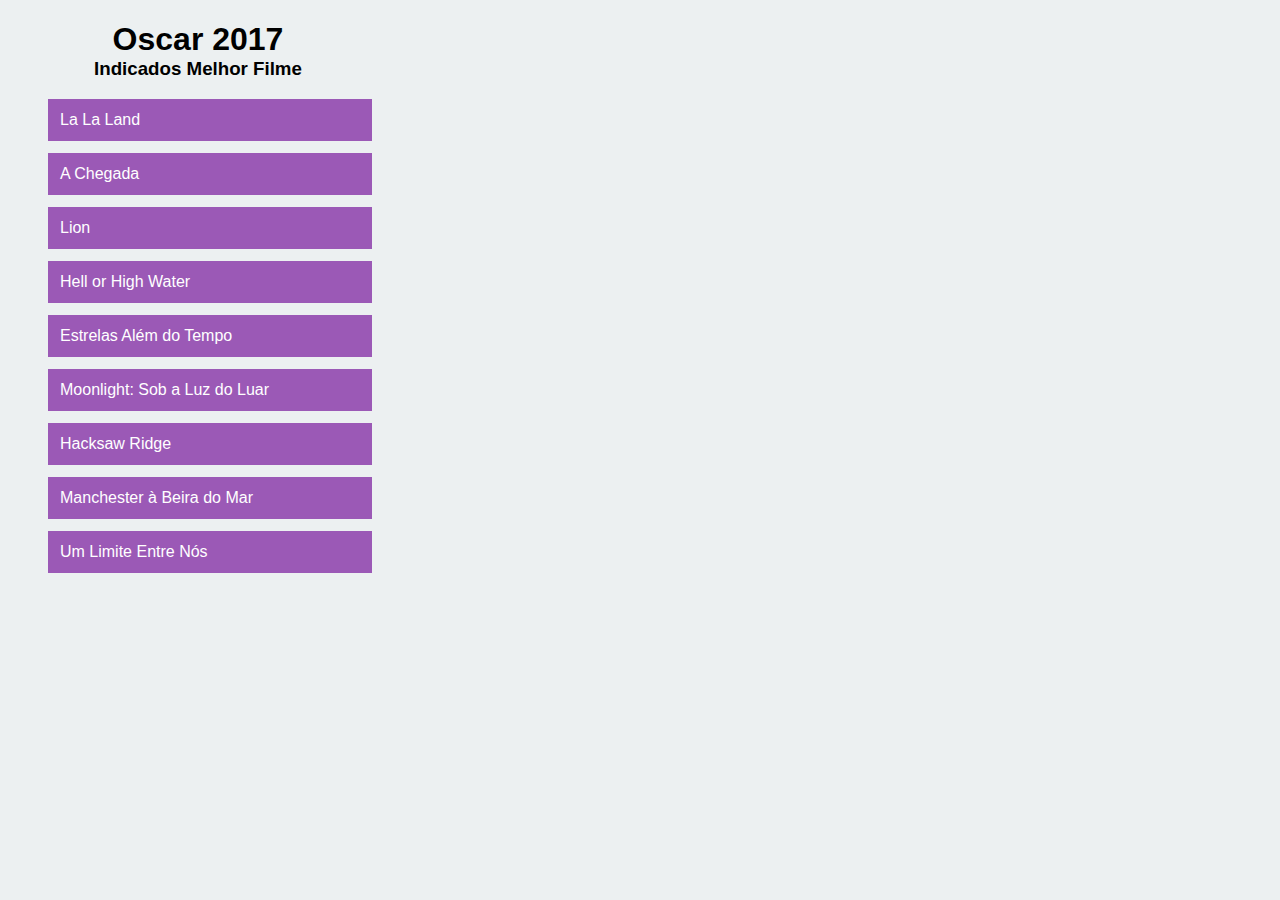
<file: PROJETO01/index.html>
<!DOCTYPE html>

<html lang="pt-br">
    <head>
        <meta charset="UTF-8">
        <link rel="stylesheet" href="css/estilo.css">
         <title>PROJETO 01</title> 
    </head>

    <body>
    <ul>
        <h1>Oscar 2017</h1>
        <h3>Indicados Melhor Filme</h3>

        <li>La La Land</li>
        <li>A Chegada</li>
        <li>Lion</li>
        <li>Hell or High Water</li>
        <li>Estrelas Além do Tempo</li>
        <li>Moonlight: Sob a Luz do Luar</li>
        <li>Hacksaw Ridge</li>
        <li>Manchester à Beira do Mar</li>
        <li>Um Limite Entre Nós</li>
    </ul>
    </body>

</html>
</file>
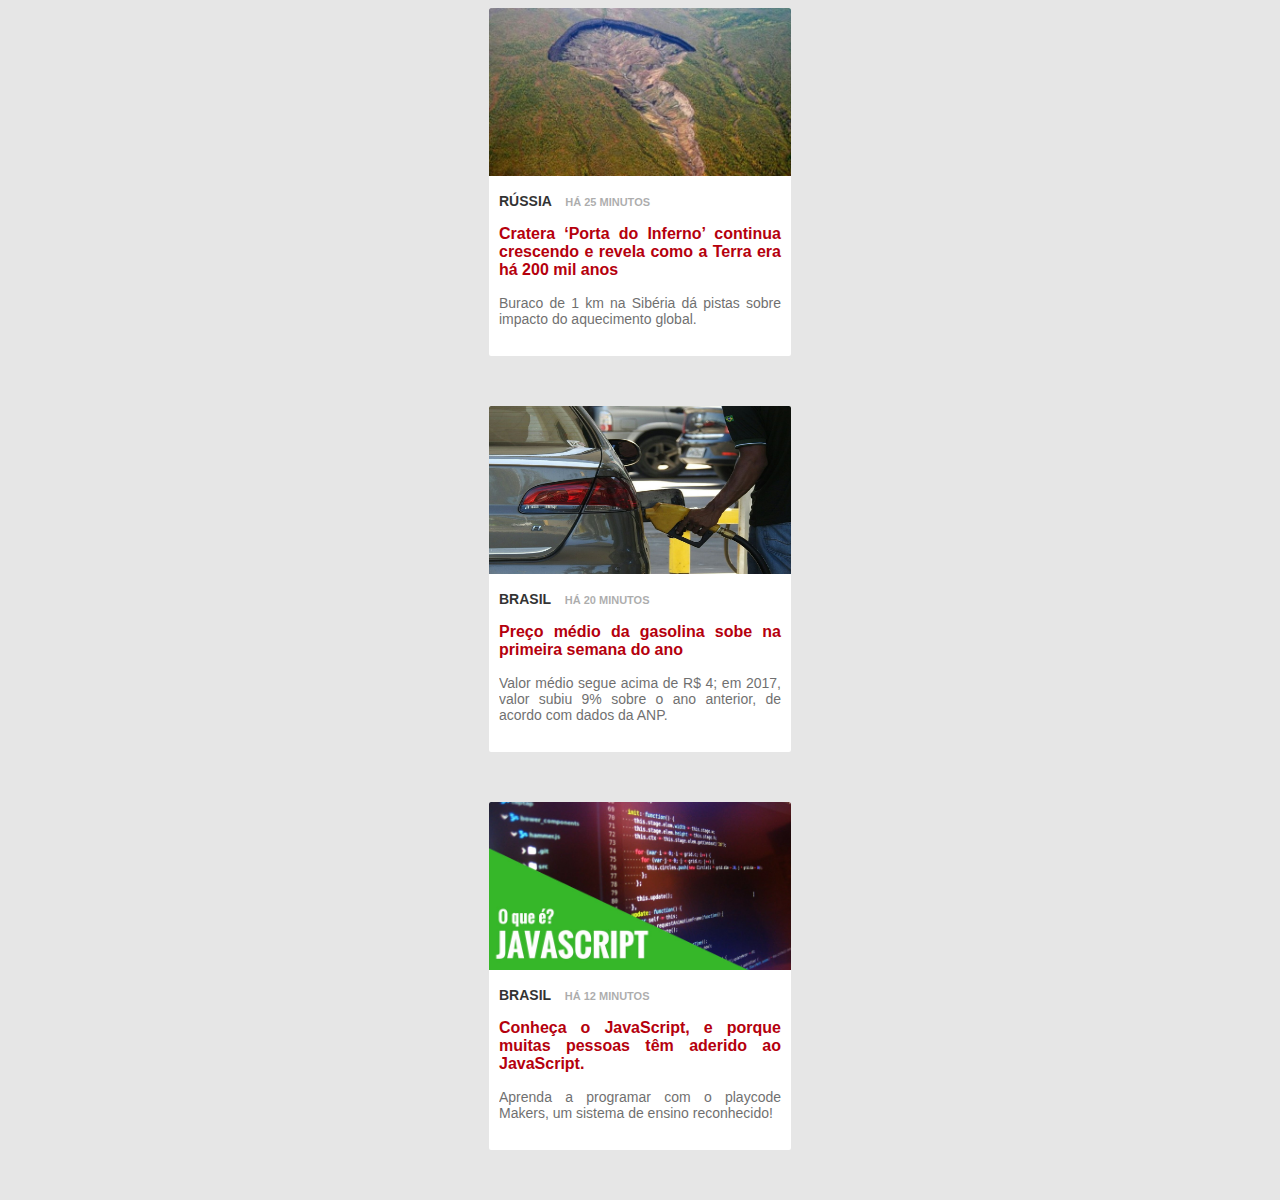
<file: PROJETO02/index.html>
<!DOCTYPE html>
<html lang="pt-br">
<head>
    <meta charset="UTF-8">
    <meta name="viewport" content="width=device-width, initial-scale=1.0">
    <link rel="stylesheet" href="css/estilo.css">
    <title>Projeto 02</title>
</head>
<body>
    <div id="page">
        <div class="info">
            <a href="http://bit.ly/pm-proj002-noticia" target="_newblanket"><img src="imagens/cratera.jpg" alt=""></a>
            <h3>Rússia <small>HÁ 25 MINUTOS</small></h3>
            <p class="p1"><a href="http://bit.ly/pm-proj002-noticia" target="_newblanket">Cratera ‘Porta do Inferno’ continua crescendo e revela como a Terra era há 200 mil anos</a></p>
            <p class="p2">Buraco de 1 km na Sibéria dá pistas sobre impacto do aquecimento global.</p>
        </div>

        <div class="info">
            <a href="https://g1.globo.com/economia/noticia/preco-medio-da-gasolina-recua-na-primeira-semana-do-ano.ghtml" target="_newblanket"><img src="imagens/economia2.jpg" alt=""></a>
            <h3>Brasil <small>HÁ 20 MINUTOS</small></h3>
            <p class="p1"><a href="https://g1.globo.com/economia/noticia/preco-medio-da-gasolina-recua-na-primeira-semana-do-ano.ghtml" target="_newblanket">Preço médio da gasolina sobe na primeira semana do ano</a></p>
            <p class="p2">Valor médio segue acima de R$ 4; em 2017, valor subiu 9% sobre o ano anterior, de acordo com dados da ANP.</p>
        </div>

        <div class="info">
            <a href="https://www.youtube.com/watch?v=1mjvPBHiYnY" target="_newblanket"><img src="imagens/playcode.jpg" alt=""></a>
            <h3>Brasil <small>HÁ 12 MINUTOS</small></h3>
            <p class="p1"><a href="https://www.youtube.com/watch?v=1mjvPBHiYnY" target="_newblanket">Conheça o JavaScript, e porque muitas pessoas têm aderido ao JavaScript.</a></p>
            <p class="p2">Aprenda a programar com o playcode Makers, um sistema de ensino reconhecido!</p>
        </div>

    </div>
    
</body>
</html>
</file>
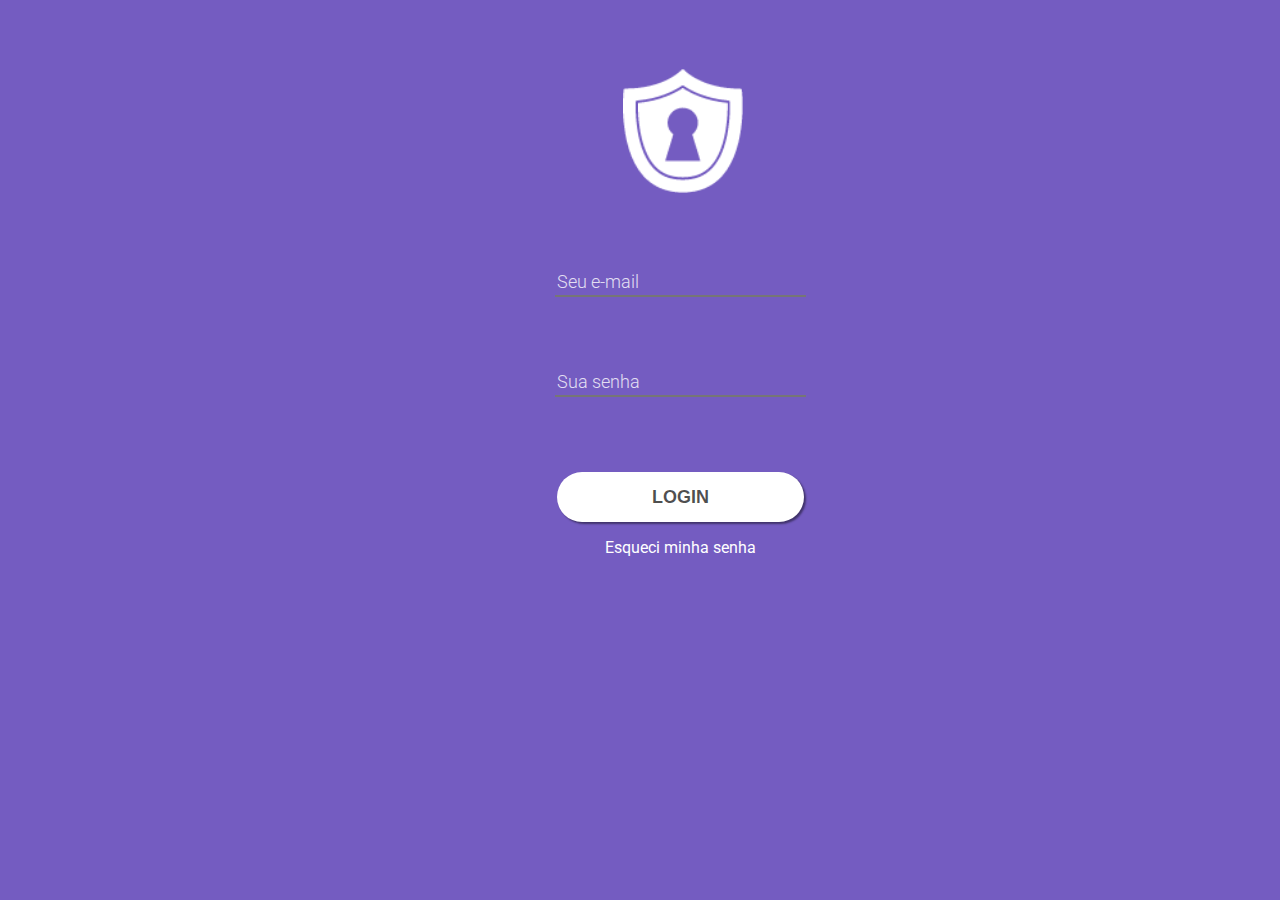
<file: PROJETO03/index.html>
<!DOCTYPE html>
<html lang="pt-br">
    
    <head>
        <link rel="stylesheet" href="css/estilo.css">
        <meta charset="UTF-8">
        <title>PROJETO 03</title>
    </head>

    <body>
        <div id="pagina-login">
            <img id="locker" src="imagens/locker.png">
            <img id="locker2" src="imagens/locker2.png">

        <form name="formulario1" action="cadastro.html" method="post">
            <p> <input class="caixat" type="email" name="email" value="" placeholder="Seu e-mail" size="23"/> </p>
            <p><input class="caixat" type="password" name="senha" value="" placeholder="Sua senha" size="23"/> </p>
            <p><button id="login" type="submit" name="ok" value="OK" onclick="validaUser()">LOGIN</button> </p>
        </form>
        <p><a id="esqsenha" href="novasenha.html">Esqueci minha senha</a></p>
    </div>
    <script src="processamento.js">
       
    </script>
    </body>

</html>
</file>
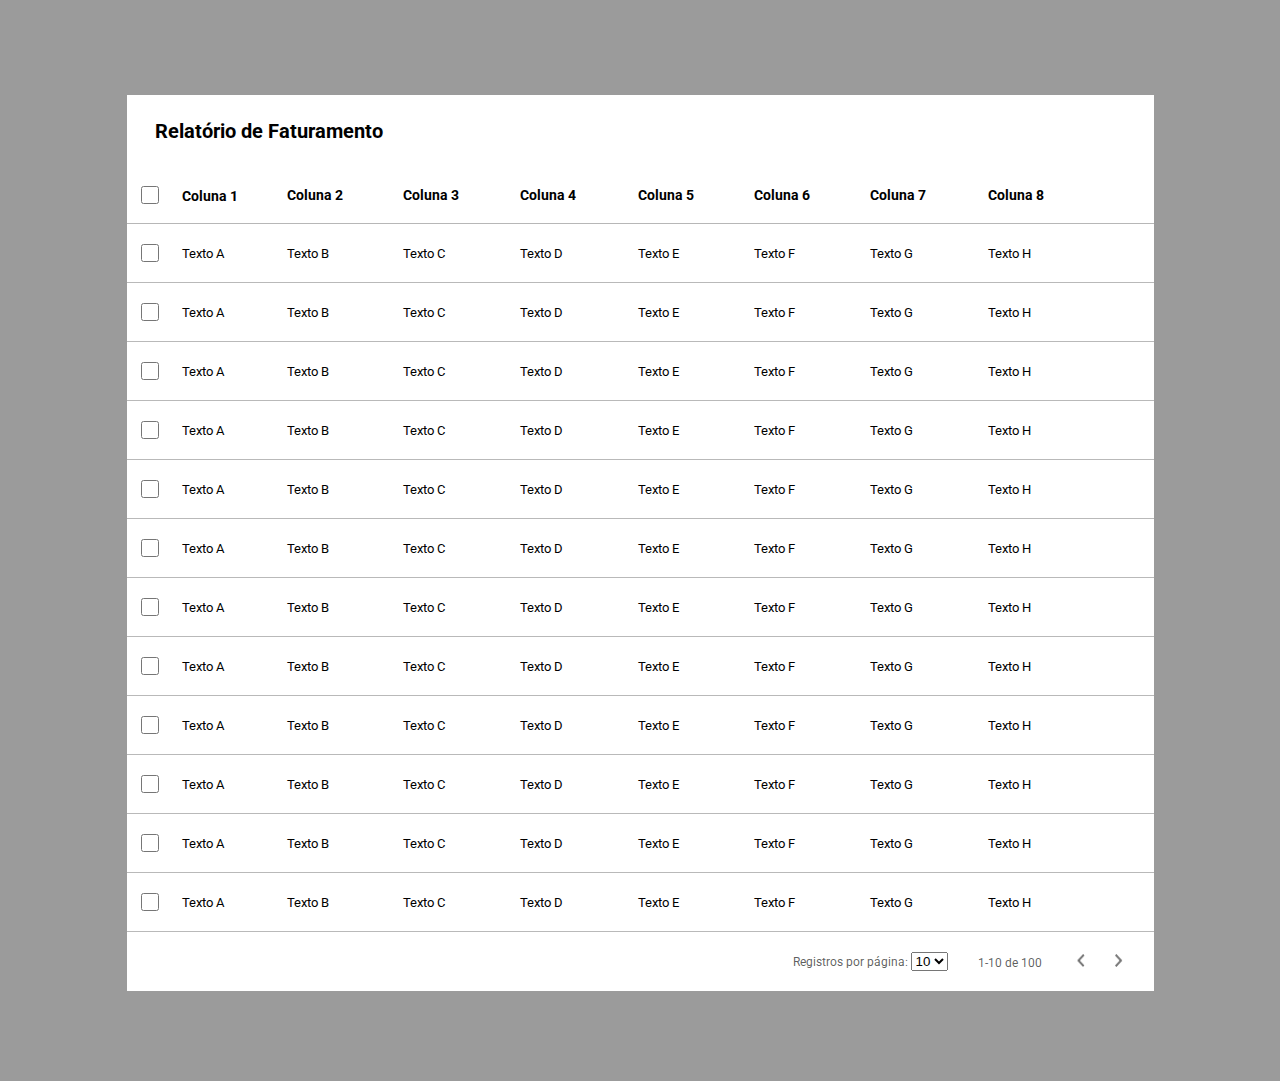
<file: PROJETO05/index.html>
<!DOCTYPE html>
<html lang="en">
<head>
    <meta charset="UTF-8">
    <meta name="viewport" content="width=device-width, initial-scale=1.0">
    <link rel="stylesheet" href="css/estilo.css">
    <title>Projeto 05</title>
</head>
<body>
    <table>
        <thead>
            <tr id="tr1"><td colspan="13">Relatório de Faturamento</td></tr>
            <tr id="tr2">
                <td class="check"><span><input type="checkbox"></span><span class="span2">Coluna 1</span></td>
                <td class="column2">Coluna 2</td>
                <td>Coluna 3</td>
                <td>Coluna 4</td>
                <td>Coluna 5</td>
                <td class="ftd">Coluna 6</td>
                <td>Coluna 7</td>
                <td class="ult">Coluna 8</td>
            </tr>
        </thead>
        <tbody>
                <tr>
                        <td class="check"><span><input type="checkbox"></span><span class="span2">Texto A</span></td>
                        <td class="column2">Texto B</td>
                        <td>Texto C</td>
                        <td>Texto D</td>
                        <td>Texto E</td>
                        <td class="ftd">Texto F</td>
                        <td class="columg">Texto G</td>
                        <td class="ult">Texto H</td>
                </tr>
                <tr>
                        <td class="check"><span><input type="checkbox"></span><span class="span2">Texto A</span></td>
                        <td class="column2">Texto B</td>
                        <td>Texto C</td>
                        <td>Texto D</td>
                        <td>Texto E</td>
                        <td class="ftd">Texto F</td>
                        <td class="columg">Texto G</td>
                        <td class="ult">Texto H</td>
                </tr>
                <tr>
                        <td class="check"><span><input type="checkbox"></span><span class="span2">Texto A</span></td>
                        <td class="column2">Texto B</td>
                        <td>Texto C</td>
                        <td>Texto D</td>
                        <td>Texto E</td>
                        <td class="ftd">Texto F</td>
                        <td class="columg">Texto G</td>
                        <td class="ult">Texto H</td>
                </tr>
                <tr>
                        <td class="check"><span><input type="checkbox"></span><span class="span2">Texto A</span></td>
                        <td class="column2">Texto B</td>
                        <td>Texto C</td>
                        <td>Texto D</td>
                        <td>Texto E</td>
                        <td class="ftd">Texto F</td>
                        <td class="columg">Texto G</td>
                        <td class="ult">Texto H</td>
                </tr>
                <tr>
                        <td class="check"><span><input type="checkbox"></span><span class="span2">Texto A</span></td>
                        <td class="column2">Texto B</td>
                        <td>Texto C</td>
                        <td>Texto D</td>
                        <td>Texto E</td>
                        <td class="ftd">Texto F</td>
                        <td class="columg">Texto G</td>
                        <td class="ult">Texto H</td>
                </tr>
                <tr>
                        <td class="check"><span><input type="checkbox"></span><span class="span2">Texto A</span></td>
                        <td class="column2">Texto B</td>
                        <td>Texto C</td>
                        <td>Texto D</td>
                        <td>Texto E</td>
                        <td class="ftd">Texto F</td>
                        <td class="columg">Texto G</td>
                        <td class="ult">Texto H</td>
                </tr>
                <tr>
                        <td class="check"><span><input type="checkbox"></span><span class="span2">Texto A</span></td>
                        <td class="column2">Texto B</td>
                        <td>Texto C</td>
                        <td>Texto D</td>
                        <td>Texto E</td>
                        <td class="ftd">Texto F</td>
                        <td class="columg">Texto G</td>
                        <td class="ult">Texto H</td>
                </tr>
                <tr>
                        <td class="check"><span><input type="checkbox"></span><span class="span2">Texto A</span></td>
                        <td class="column2">Texto B</td>
                        <td>Texto C</td>
                        <td>Texto D</td>
                        <td>Texto E</td>
                        <td class="ftd">Texto F</td>
                        <td class="columg">Texto G</td>
                        <td class="ult">Texto H</td>
                </tr>
                <tr>
                        <td class="check"><span><input type="checkbox"></span><span class="span2">Texto A</span></td>
                        <td class="column2">Texto B</td>
                        <td>Texto C</td>
                        <td>Texto D</td>
                        <td>Texto E</td>
                        <td class="ftd">Texto F</td>
                        <td class="columg">Texto G</td>
                        <td class="ult">Texto H</td>
                </tr>
                <tr>            
                        <td class="check"><span><input type="checkbox"></span><span class="span2">Texto A</span></td>
                        <td class="column2">Texto B</td>
                        <td>Texto C</td>
                        <td>Texto D</td>
                        <td>Texto E</td>
                        <td class="ftd">Texto F</td>
                        <td class="columg">Texto G</td>
                        <td class="ult">Texto H</td>
                </tr>
                <tr>
                        <td class="check"><span><input type="checkbox"></span><span class="span2">Texto A</span></td>
                        <td class="column2">Texto B</td>
                        <td>Texto C</td>
                        <td>Texto D</td>
                        <td>Texto E</td>
                        <td class="ftd">Texto F</td>
                        <td class="columg">Texto G</td>
                        <td class="ult">Texto H</td>
                </tr>
                <tr>
                        
                        <td class="check"><span><input type="checkbox"></span><span class="span2">Texto A</span></td>
                        <td class="column2">Texto B</td>
                        <td>Texto C</td>
                        <td>Texto D</td>
                        <td>Texto E</td>
                        <td class="ftd">Texto F</td>
                        <td class="columg">Texto G</td>
                        <td class="ult">Texto H</td>
                </tr>
        </tbody>
        <tfoot>
                <tr>
                    <td id="foot1" colspan="7">Registros por página: <select name="registros" id="registros">
                            <option value="10" selected>10</option>
                            <option value="20" >20</option>
                            <option value="30" >30</option>
                        </select></td>
                    <td id="foot2"><span>1-10 de 100</span><a href="#"><img id="esquerda" src="imagens/esquerda.png" alt=""></a><a id="direita" href="#"><img src="imagens/direita.png" alt=""></a></td>
                </tr>
        </tfoot>
    </table>
</body>
</html>
</file>
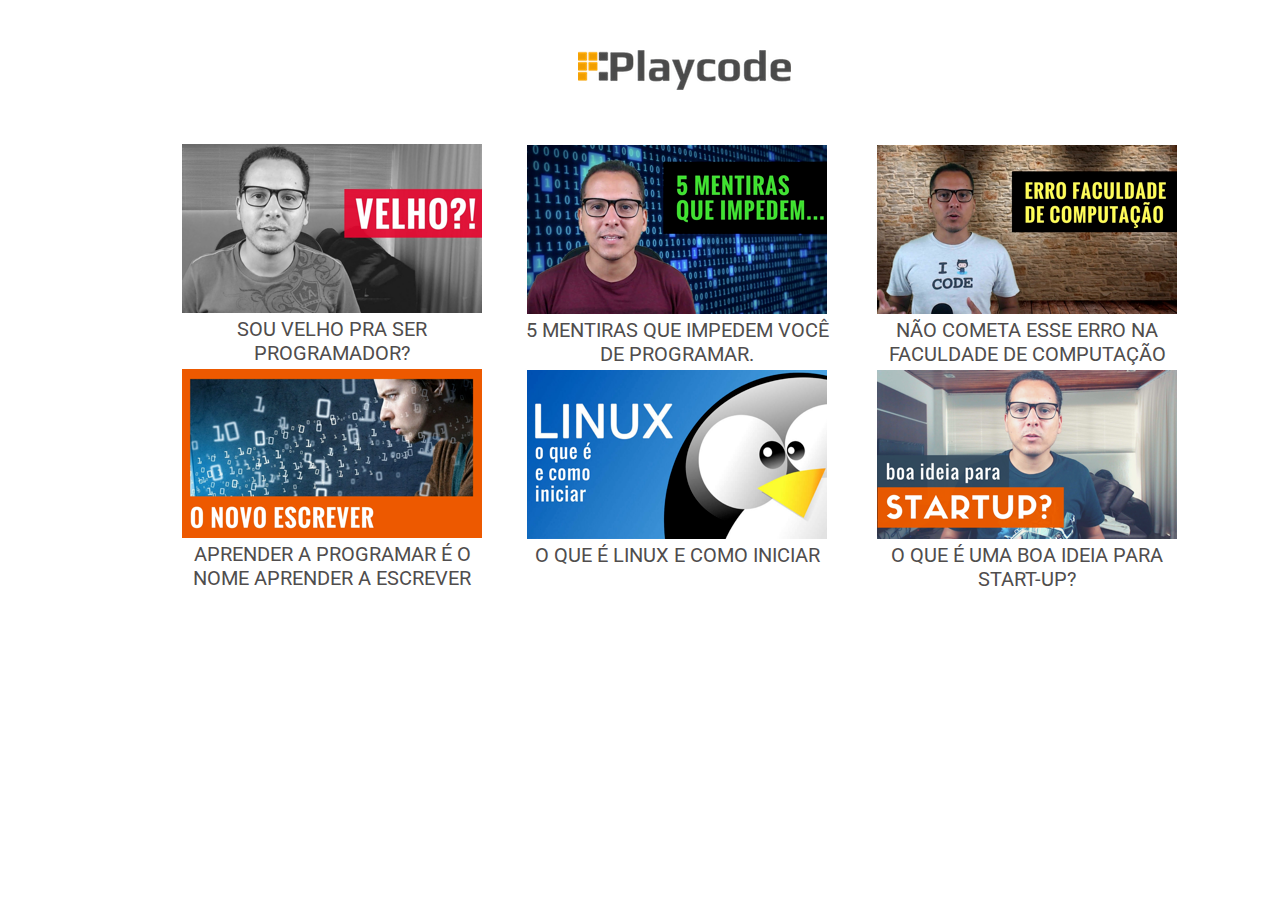
<file: PROJETO06/index.html>
<!DOCTYPE html>
<html lang="pt-br">
<head>
    <meta charset="UTF-8">
    <meta name="viewport" content="width=device-width , initial-scale=1.0">
    <link rel="stylesheet" href="css/estilo.css">
    <title>Projeto 06</title>
</head>
<body>
    <div  id="logop"> <img id="logo" src="imagens/logo-playcode.png"></div>
    <div id="corpo">
       
        <div id="topo">
            <div id="esquerda1" class="video"><img class="vid" src="imagens/imagem1.png"> <figcaption>Sou velho pra ser Programador?</figcaption> </div>
            <div id="esquerda2" class="video"><img class="vid" src="imagens/imagem2.png"><figcaption>5 mentiras que impedem você de programar.</figcaption> </div>
            <div id="center1" class="video"><img class="vid" src="imagens/imagem3.png"> <figcaption>Não cometa esse erro na faculdade de computação</figcaption> </div>
        </div>
        <div id="baixo">
            <div id="center2" class="video"><img class="vid" src="imagens/imagem4.png"> <figcaption>Aprender a programar é o nome aprender a escrever</figcaption> </div>
            <div id="direita1" class="video"><img class="vid" src="imagens/imagem5.png"> <figcaption>o que é linux e como iniciar</figcaption></div>
            <div id="direita2" class="video"><img class="vid" src="imagens/imagem6.png"> <figcaption> o que é uma boa ideia para start-up? </figcaption> </div>
        </div>
        
    </div>
    
</body>
</html>
</file>
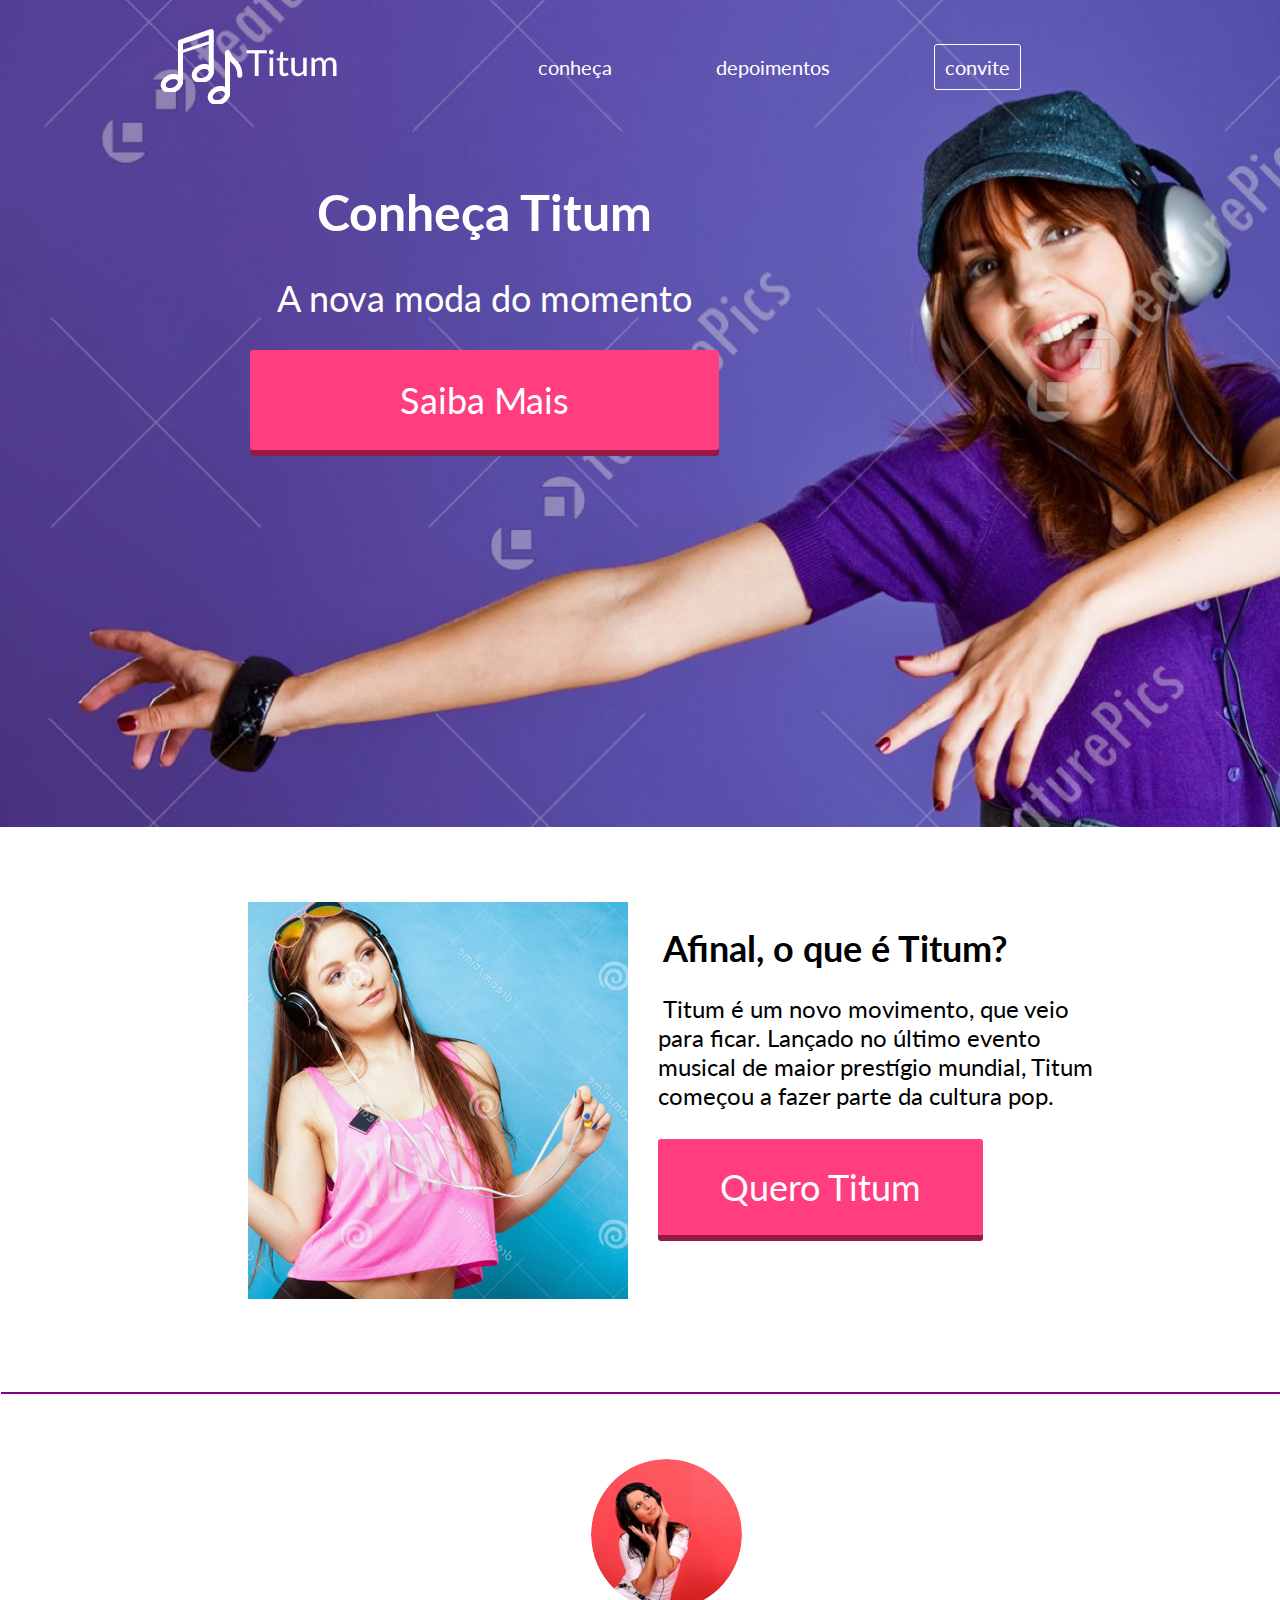
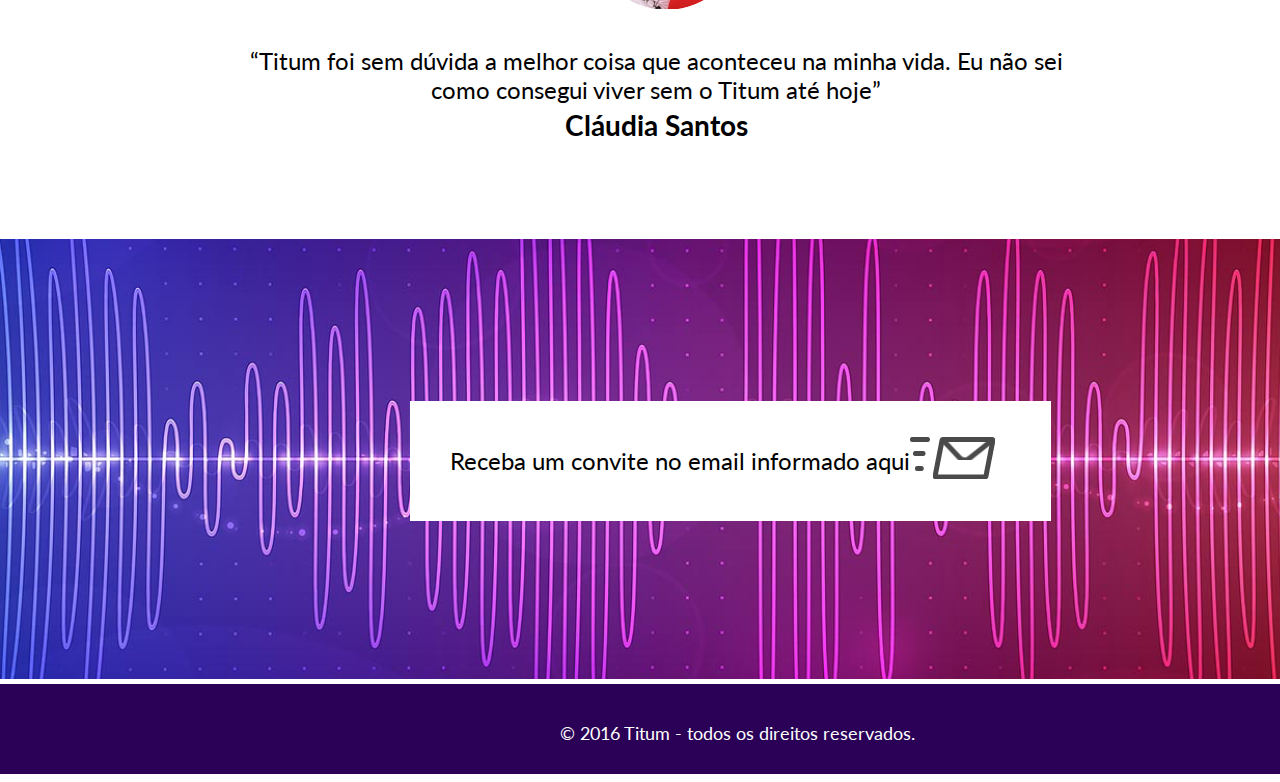
<file: PROJETO07/index.html>
<!DOCTYPE html>
<html lang="pt-br">
<head>
    <meta charset="UTF-8">
    <meta name="viewport" content="width=device-width, initial-scale=1.0">
    <link rel="stylesheet" href="css/estilo.css">
    <title>Projeto 07</title>
</head>
<body>
    <header>
        <div class="container">
            <h1><img src="imagens/ton.png"></h1><span>Titum</span>
            <nav>
                <ul>
                    <li id="conheca1"><a href="#conheca">conheça</a></li>
                    <li><a href="#depoimento">depoimentos</a></li>
                    <li id="conv"><a href="#convite">convite</a></li>
                </ul>
            </nav>
        </div>
    </header>
    <section id="topo">
        <div id="topo" class="container">
            <div id="titum-topo">
                <h1>Conheça Titum</h1>
                <span>A nova moda do momento</span><br>
                <a href="#convite">Saiba Mais</a></span>
            </div>
        </div>

    </section>
    
    <section id="conheca">
        <div id="quero" class="container">
            <img src="imagens/girl.png">
            <div id="querotitum">
                <h1>Afinal, o que é Titum?</h1>
                <p>Titum é um novo movimento, que veio para ficar. Lançado no último evento musical de maior prestígio mundial, Titum começou a fazer parte da cultura pop.</p>
                <a href="#convite">Quero Titum</a>
            </div>
        </div>
    </section>
    
    <section id="depoimento">
        <div id="depoi" class="container">
            <img src="imagens/redondo.png">
        <div id="depoi2">
            <p>“Titum foi sem dúvida a melhor coisa que aconteceu na minha vida. Eu não sei como consegui viver sem o Titum até hoje”
                <h3>Cláudia Santos</h3></p>
        </div>
        </div>
    </section>
    
    <section id="convite">
        <div id="convite2" class="container">
           <div id="convitee">
                <p>Receba um convite no email informado aqui <img src="imagens/emailicon.png"></p>
        </div>
        </div>
    </section>
    <footer>
        <div class="container">
            <p> &copy; 2016 Titum - todos os direitos reservados.</p>
        </div>
    </footer>
</body>
</html>
</file>
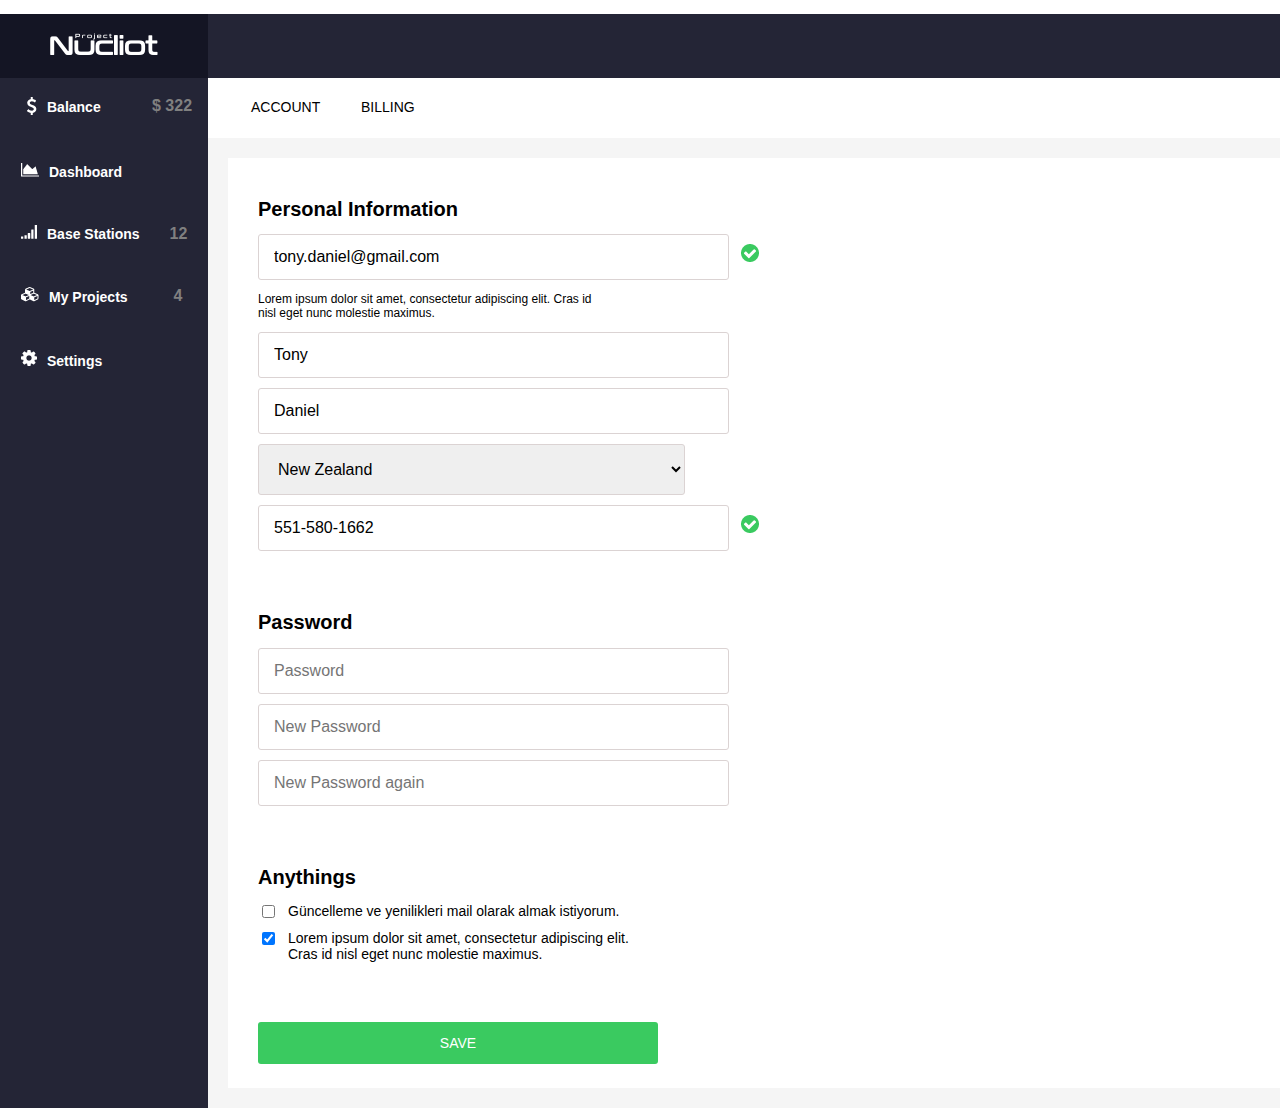
<file: PROJETO08/index.html>
<!DOCTYPE html>  
<html lang="pt-br">
<head>
    <meta charset="UTF-8">
    <link rel="stylesheet" href="css/estilo.css">
    <title>Projeto 08</title>
</head>
<body>
  <div id="página">
      <div>
          <div></div>
          
        </div>
        <div id="canto-esquerdo">
                <aside>
                        <div id="nucliot">
                            <img src="imagens/nucliot-logo.png">
                        </div>
                       <nav><ul>
                            <li class="fundo"><img id="cifrao" class="imagem" src="imagens/cifrao.png"><a href="#" id="balance">Balance</a> <span id="span1">$ 322</span></li>
                            <li class="fundo"><img class="imagem" src="imagens/grafico.png"><a href="#">Dashboard</a></li>
                            <li class="fundo"><img class="imagem" src="imagens/sinal.png"><a href="#">Base Stations</a><span id="span2">12</span></li>
                            <li class="fundo"><img class="imagem" src="imagens/cubo.png"><a href="#">My Projects</a><span id="span3">4</span></li>
                            <li class="fundo"><img class="imagem" src="imagens/configura.png"><a href="#">Settings</a></li>
                        </ul>
                    </nav> 
                    </aside>
          
        </div>
        <div id="canto-direito">
          <div id="cantod"><span>TD</span></div>
          <div id="cantod-baixo"><span id="span1"><a id="primeiro" href="#">ACCOUNT</a></span><span id="span2"><a href="#">BILLING</a></span></div>
          <div id="cantod-form">
              <div id="cantoo">
              <form id="personal" action="#">
                  <h1>Personal Information</h1>
                  <input type="email" value="tony.daniel@gmail.com" name="email" size="45"><img class="ok" src="imagens/ok.png" alt="">
                  <p>Lorem ipsum dolor sit amet, consectetur adipiscing elit. Cras id nisl eget nunc molestie maximus.</p>
                  <div class="formulario">
                    <input class="formp" type="text" value="Tony" size="45">
                 </div>
                 <div class="formulario">
                  <input class="formp" type="text" value="Daniel" size="45">
                </div>
                <div class="formulario">
                    <select name="paises" id="paises">
                        <option value="New Zealand">New Zealand</option>
                        <option value="">Brasil</option>
                        <option value="">Canada</option>
                    </select>
                </div>
                <div class="formulario">
                  <input class="formp" type="numeric" value="551-580-1662" size="45"><img class="ok" src="imagens/ok.png" alt="">
                </div>
                
              </form>
              <form action="#" id="form2">
                  <h1>Password</h1>
                <input type="passwors" class="formulario2" size="45" placeholder="Password">
                <input type="password" class="formulario2" size="45" placeholder="New Password">
                <input type="password" class="formulario2" size="45" placeholder="New Password again">
              </form>
              <form id="any" action="#">
                  <h1>Anythings</h1>
                 <div class="check"><input type="checkbox"><div class="check2">Güncelleme ve yenilikleri mail olarak almak istiyorum.</div></div>
                 <div class="check"><input id="checkes" type="checkbox" checked><div class="check2">Lorem ipsum dolor sit amet, consectetur adipiscing elit. Cras id nisl eget nunc molestie maximus.</div></div>
                 <div id="save"><button value="SAVE">Save</div>
             </form>
            </div>
          </div>
        </div>
  </div>  
</body>
</html>
</file>
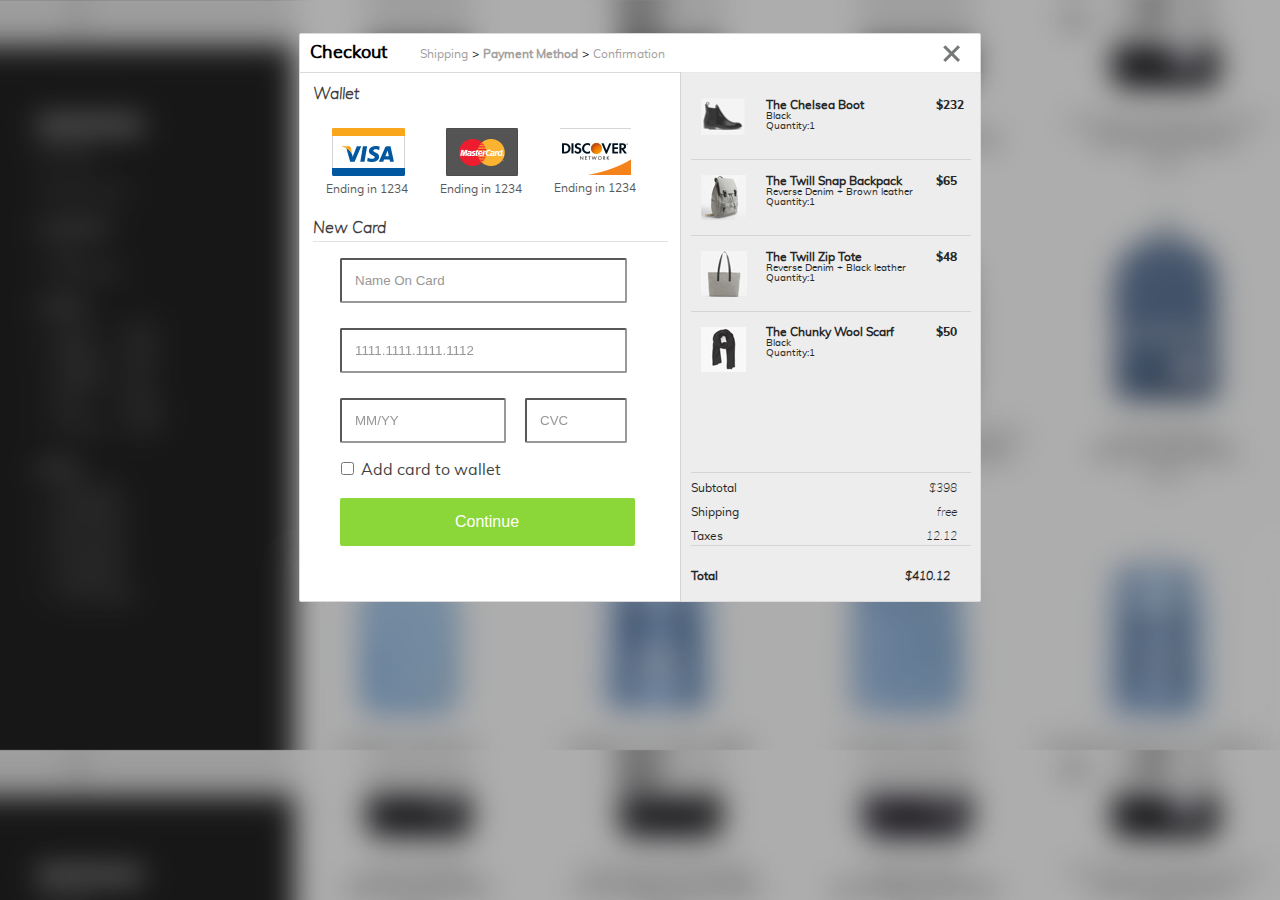
<file: PROJETO09/index.html>
<!DOCTYPE html>
<html lang="pt-br">
<head>
    <meta charset="UTF-8">
    <meta name="viewport" content="width=device-width, initial-scale=1.0">
    <link rel="stylesheet" href="css/estilo.css">
    <link rel="stylesheet" href="font/stylesheet.css">
    <title>Projeto 09</title>
</head>
<body>
    <div id="pagina">
        <header>
            <h2>Checkout</h2>
            <span id="span1" class="header"><a href="#">Shipping</a></span><span>></span><span class="header"><a id="atual" href="#">Payment Method</a></span><span>></span><span class="header"><a href="#">Confirmation</a></span>
            <a href="#"><img src="imagens/quit.png"></a>
            
        </header>
        <div id="cantoes">
            <div id="wallet">
                <h2 class="h22">Wallet</h2>
                <div id="cardimage">
                    <div id="cardbox1" class="cardbox"><img src="imagens/visa.png" alt=""><figcaption>Ending in 1234</figcaption></div>
                    <div class="cardbox"><img src="imagens/master.png" alt=""><figcaption>Ending in 1234</figcaption></div>
                    <div class="cardbox"><img src="imagens/discover2.png" alt=""><figcaption>Ending in 1234</figcaption></div>
                </div>
            </div>
              <div id="cards">
                  <form action="#">
                        <h2 class="h22">New Card</h2>
                        <ul>
                            <li class="edite"><input class="horin" type="text" placeholder="Name On Card"></li>
                            <li class="edite"><input class="horin" type="numeric" placeholder="1111.1111.1111.1112"></li>
                            <li class="nodite"><input id="quad" type="numeric" placeholder="MM/YY"></li>
                            <li class="nodite"><input id="quad2" type="numeric" placeholder="CVC"></li>
                        </ul>
                        <input id="rad" type="checkbox"> <span id="add">Add card to wallet</span>
                        <button id="conti">Continue</button>
                   </form>
              </div>
            </div>
            <div id="shopcart">
                <div>
                    <ul>
                        <li>
                            <div class="produto">
                                <div id="bota" class="imagem"><img id="bota" src="imagens/bota.png"></div>
                                <div id="botadescricao" class="descricao"><h5>The Chelsea Boot</h5><span>Black</span><span>Quantity:1</span></div>
                                <span class="money">$232</span>
                            </div>
                        </li>
                        <li>
                            <div class="produto">
                                <div class="imagem"><img src="imagens/bolsa.png" alt=""></div>
                                <div class="descricao"><h5>The Twill Snap Backpack</h5><span>Reverse Denim + Brown leather</span><span>Quantity:1</span></div>
                                <span class="money">$65</span>
                            </div>
                        </li>
                        <li>
                            <div class="produto">
                                <div class="imagem"><img src="imagens/bolsinha.png" alt=""></div>
                                <div class="descricao"><h5>The Twill Zip Tote</h5><span>Reverse Denim + Black leather</span><span>Quantity:1</span></div>
                                <span class="money">$48</span>
                            </div>
                        </li>
                        <li>
                            <div id="cachecol" class="produto">
                                <div class="imagem"><img src="imagens/cachecol.png" alt=""></div>
                                <div class="descricao"><h5>The Chunky Wool Scarf</h5><span>Black</span><span>Quantity:1</span></div>
                                <span class="money">$50</span>
                            </div>
                        </li>
                        <li>
                            <div id="soma" class="produto">
                                <div class="descricao">
                                    <table>
                                        <tr>
                                            <td class="esquerda">Subtotal</td>
                                            <td class="direita">$398</td>
                                        </tr>
                                        <tr>
                                            <td class="esquerda">Shipping</td>
                                            <td class="direita">free</td>
                                        </tr>
                                        <tr>
                                            <td class="esquerda">Taxes</td>
                                            <td class="direita">12.12</td>
                                        </tr>
                                    </table>
                                </div>
                                <span class="money"></span>
                            </div>
                        </li>
                        <li>
                            <div id="total" class="produto">
                                <div class="descricao">
                                    <table><tr id="totais">
                                        <td class="esquerda">Total</td>
                                        <td class="direita">$410.12</td>
                                    </tr></table>
                                </div>
                                <span class="money"></span>
                            </div>
                        </li>
                    </ul>
                </div>
            </div>
    </div>
</body>
</html>
</file>
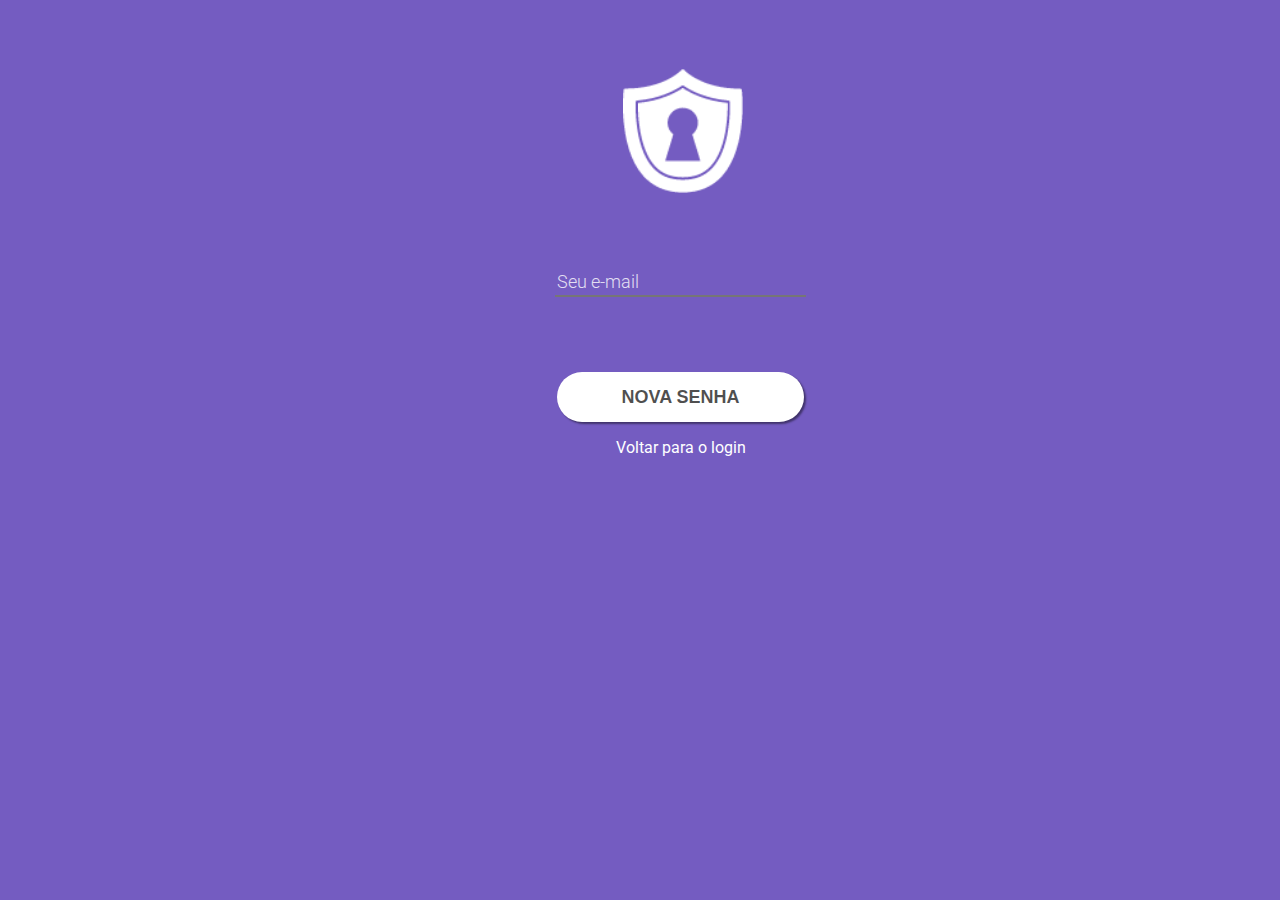
<file: PROJETO03/novasenha.html>
<!DOCTYPE html>
<html lang="pt-br">
<head>
    <meta charset="UTF-8">
    <title>Redefinição de Senha.</title>
    <link rel="stylesheet" href="css/estilo.css">
</head>
<body>
        <div id="pagina-login">
                <img id="locker" src="imagens/locker.png">
                <img id="locker2" src="imagens/locker2.png">
    
            <form name="formulario1" action="cadastro.html" method="post">
                <p> <input class="caixat" type="email" name="email" value="" placeholder="Seu e-mail" size="23"/> </p>
                <p><button id="login" type="reset" name="ok" value="ok" onclick="validaUser()">NOVA SENHA</button> </p>
            </form>
            <p><a id="esqsenha" href="index.html">Voltar para o login</a></p>
        </div>

    
</body>
</html>
</file>
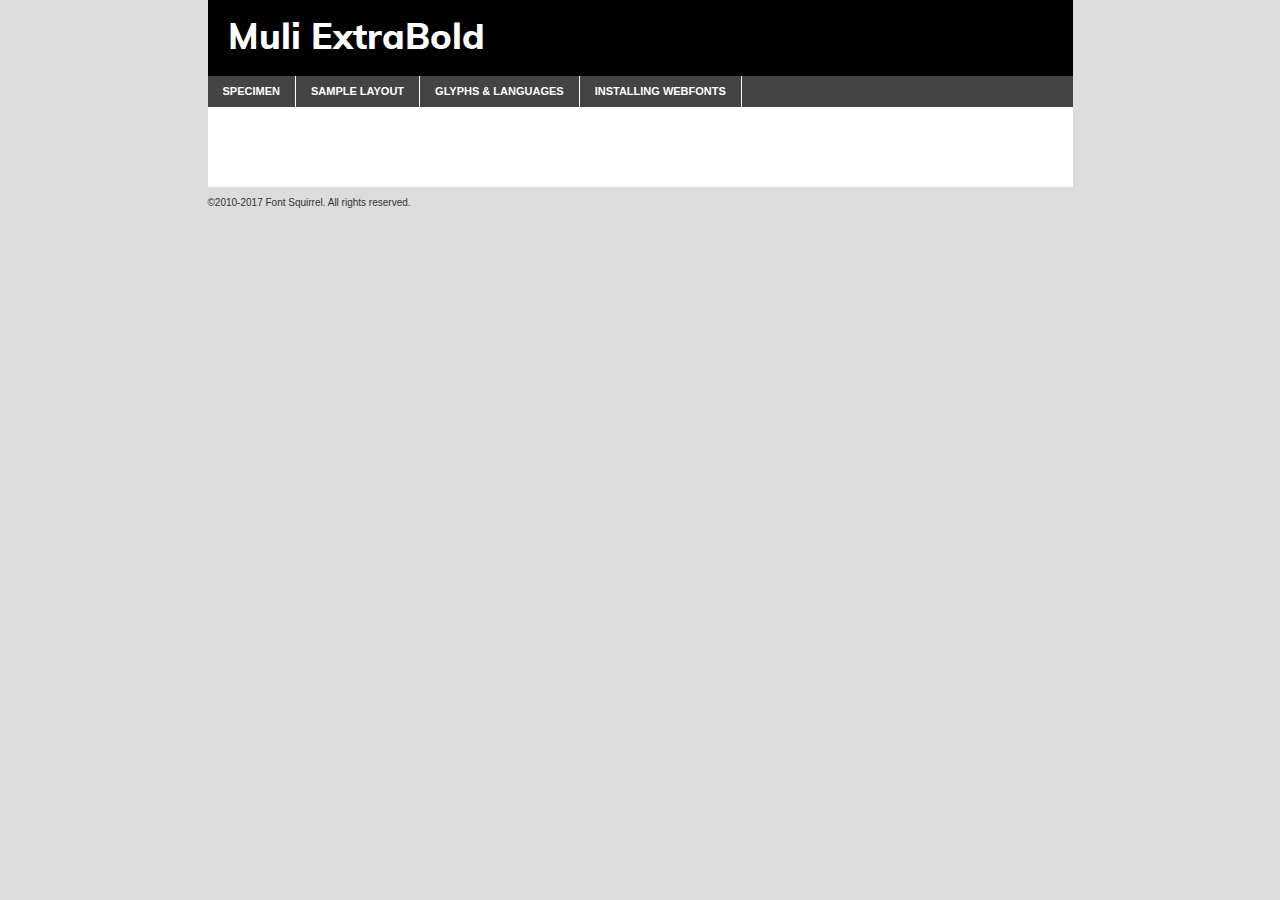
<file: PROJETO09/font/muli-extrabold-demo.html>
<!DOCTYPE html PUBLIC "-//W3C//DTD XHTML 1.0 Transitional//EN"
	"http://www.w3.org/TR/xhtml1/DTD/xhtml1-transitional.dtd">

<html xmlns="http://www.w3.org/1999/xhtml" xml:lang="en" lang="en">
<head>
	<meta http-equiv="Content-Type" content="text/html; charset=utf-8" />
	<script src="http://ajax.googleapis.com/ajax/libs/jquery/1.7.2/jquery.min.js" type="text/javascript" charset="utf-8"></script>
	<script type="text/javascript">
	(function($){$.fn.easyTabs=function(option){var param=jQuery.extend({fadeSpeed:"fast",defaultContent:1,activeClass:'active'},option);$(this).each(function(){var thisId="#"+this.id;if(param.defaultContent==''){param.defaultContent=1;}
	if(typeof param.defaultContent=="number")
	{var defaultTab=$(thisId+" .tabs li:eq("+(param.defaultContent-1)+") a").attr('href').substr(1);}else{var defaultTab=param.defaultContent;}
	$(thisId+" .tabs li a").each(function(){var tabToHide=$(this).attr('href').substr(1);$("#"+tabToHide).addClass('easytabs-tab-content');});hideAll();changeContent(defaultTab);function hideAll(){$(thisId+" .easytabs-tab-content").hide();}
	function changeContent(tabId){hideAll();$(thisId+" .tabs li").removeClass(param.activeClass);$(thisId+" .tabs li a[href=#"+tabId+"]").closest('li').addClass(param.activeClass);if(param.fadeSpeed!="none")
	{$(thisId+" #"+tabId).fadeIn(param.fadeSpeed);}else{$(thisId+" #"+tabId).show();}}
	$(thisId+" .tabs li").click(function(){var tabId=$(this).find('a').attr('href').substr(1);changeContent(tabId);return false;});});}})(jQuery);
	</script>
	<link rel="stylesheet" href="specimen_files/specimen_stylesheet.css" type="text/css" charset="utf-8" />
	<link rel="stylesheet" href="stylesheet.css" type="text/css" charset="utf-8" />

	<style type="text/css">
					body{
				font-family: 'muliextrabold';
							}
		</style>

	<title>Muli ExtraBold Specimen</title>
	
	
	<script type="text/javascript" charset="utf-8">
		$(document).ready(function() {
			$('#container').easyTabs({defaultContent:1});
		});
	</script>
</head>

<body>
<div id="container">
	<div id="header">
		Muli ExtraBold	</div>
	<ul class="tabs">
		<li><a href="#specimen">Specimen</a></li>
		<li><a href="#layout">Sample Layout</a></li>
				<li><a href="#glyphs">Glyphs &amp; Languages</a></li>
		<li><a href="#installing">Installing Webfonts</a></li>
		
	</ul>
	
	<div id="main_content">

		
			<div id="specimen">
		
				<div class="section">
					<div class="grid12 firstcol">
						<div class="huge">AaBb</div>
					</div>
				</div>
		
				<div class="section">
					<div class="glyph_range">A&#x200B;B&#x200b;C&#x200b;D&#x200b;E&#x200b;F&#x200b;G&#x200b;H&#x200b;I&#x200b;J&#x200b;K&#x200b;L&#x200b;M&#x200b;N&#x200b;O&#x200b;P&#x200b;Q&#x200b;R&#x200b;S&#x200b;T&#x200b;U&#x200b;V&#x200b;W&#x200b;X&#x200b;Y&#x200b;Z&#x200b;a&#x200b;b&#x200b;c&#x200b;d&#x200b;e&#x200b;f&#x200b;g&#x200b;h&#x200b;i&#x200b;j&#x200b;k&#x200b;l&#x200b;m&#x200b;n&#x200b;o&#x200b;p&#x200b;q&#x200b;r&#x200b;s&#x200b;t&#x200b;u&#x200b;v&#x200b;w&#x200b;x&#x200b;y&#x200b;z&#x200b;1&#x200b;2&#x200b;3&#x200b;4&#x200b;5&#x200b;6&#x200b;7&#x200b;8&#x200b;9&#x200b;0&#x200b;&amp;&#x200b;.&#x200b;,&#x200b;?&#x200b;!&#x200b;&#64;&#x200b;(&#x200b;)&#x200b;#&#x200b;$&#x200b;%&#x200b;*&#x200b;+&#x200b;-&#x200b;=&#x200b;:&#x200b;;</div>
				</div>
				<div class="section">
					<div class="grid12 firstcol">
						<table class="sample_table">
							<tr><td>10</td><td class="size10">abcdefghijklmnopqrstuvwxyzABCDEFGHIJKLMNOPQRSTUVWXYZ0123456789abcdefghijklmnopqrstuvwxyzABCDEFGHIJKLMNOPQRSTUVWXYZ0123456789abcdefghijklmnopqrstuvwxyzABCDEFGHIJKLMNOPQRSTUVWXYZ</td></tr>
							<tr><td>11</td><td class="size11">abcdefghijklmnopqrstuvwxyzABCDEFGHIJKLMNOPQRSTUVWXYZ0123456789abcdefghijklmnopqrstuvwxyzABCDEFGHIJKLMNOPQRSTUVWXYZ0123456789abcdefghijklmnopqrstuvwxyzABCDEFGHIJKLMNOPQRSTUVWXYZ</td></tr>
							<tr><td>12</td><td class="size12">abcdefghijklmnopqrstuvwxyzABCDEFGHIJKLMNOPQRSTUVWXYZ0123456789abcdefghijklmnopqrstuvwxyzABCDEFGHIJKLMNOPQRSTUVWXYZ0123456789abcdefghijklmnopqrstuvwxyzABCDEFGHIJKLMNOPQRSTUVWXYZ</td></tr>
							<tr><td>13</td><td class="size13">abcdefghijklmnopqrstuvwxyzABCDEFGHIJKLMNOPQRSTUVWXYZ0123456789abcdefghijklmnopqrstuvwxyzABCDEFGHIJKLMNOPQRSTUVWXYZ0123456789abcdefghijklmnopqrstuvwxyzABCDEFGHIJKLMNOPQRSTUVWXYZ</td></tr>
							<tr><td>14</td><td class="size14">abcdefghijklmnopqrstuvwxyzABCDEFGHIJKLMNOPQRSTUVWXYZ0123456789abcdefghijklmnopqrstuvwxyzABCDEFGHIJKLMNOPQRSTUVWXYZ0123456789abcdefghijklmnopqrstuvwxyzABCDEFGHIJKLMNOPQRSTUVWXYZ</td></tr>
							<tr><td>16</td><td class="size16">abcdefghijklmnopqrstuvwxyzABCDEFGHIJKLMNOPQRSTUVWXYZ0123456789abcdefghijklmnopqrstuvwxyzABCDEFGHIJKLMNOPQRSTUVWXYZ</td></tr>
							<tr><td>18</td><td class="size18">abcdefghijklmnopqrstuvwxyzABCDEFGHIJKLMNOPQRSTUVWXYZ0123456789abcdefghijklmnopqrstuvwxyzABCDEFGHIJKLMNOPQRSTUVWXYZ</td></tr>
							<tr><td>20</td><td class="size20">abcdefghijklmnopqrstuvwxyzABCDEFGHIJKLMNOPQRSTUVWXYZ0123456789abcdefghijklmnopqrstuvwxyzABCDEFGHIJKLMNOPQRSTUVWXYZ</td></tr>
							<tr><td>24</td><td class="size24">abcdefghijklmnopqrstuvwxyzABCDEFGHIJKLMNOPQRSTUVWXYZ0123456789abcdefghijklmnopqrstuvwxyzABCDEFGHIJKLMNOPQRSTUVWXYZ</td></tr>
							<tr><td>30</td><td class="size30">abcdefghijklmnopqrstuvwxyzABCDEFGHIJKLMNOPQRSTUVWXYZ0123456789abcdefghijklmnopqrstuvwxyzABCDEFGHIJKLMNOPQRSTUVWXYZ</td></tr>
							<tr><td>36</td><td class="size36">abcdefghijklmnopqrstuvwxyzABCDEFGHIJKLMNOPQRSTUVWXYZ0123456789abcdefghijklmnopqrstuvwxyzABCDEFGHIJKLMNOPQRSTUVWXYZ</td></tr>
							<tr><td>48</td><td class="size48">abcdefghijklmnopqrstuvwxyzABCDEFGHIJKLMNOPQRSTUVWXYZ0123456789abcdefghijklmnopqrstuvwxyzABCDEFGHIJKLMNOPQRSTUVWXYZ</td></tr>
							<tr><td>60</td><td class="size60">abcdefghijklmnopqrstuvwxyzABCDEFGHIJKLMNOPQRSTUVWXYZ0123456789abcdefghijklmnopqrstuvwxyzABCDEFGHIJKLMNOPQRSTUVWXYZ</td></tr>
							<tr><td>72</td><td class="size72">abcdefghijklmnopqrstuvwxyzABCDEFGHIJKLMNOPQRSTUVWXYZ0123456789abcdefghijklmnopqrstuvwxyzABCDEFGHIJKLMNOPQRSTUVWXYZ</td></tr>
							<tr><td>90</td><td class="size90">abcdefghijklmnopqrstuvwxyzABCDEFGHIJKLMNOPQRSTUVWXYZ0123456789abcdefghijklmnopqrstuvwxyzABCDEFGHIJKLMNOPQRSTUVWXYZ</td></tr>
						</table>
				
					</div>
			
				</div>
		
		
		
								<div class="section" id="bodycomparison">


										<div id="xheight">
				<div class="fontbody">&#x25FC;&#x25FC;&#x25FC;&#x25FC;&#x25FC;&#x25FC;&#x25FC;&#x25FC;&#x25FC;&#x25FC;&#x25FC;&#x25FC;&#x25FC;&#x25FC;&#x25FC;&#x25FC;&#x25FC;&#x25FC;&#x25FC;&#x25FC;&#x25FC;&#x25FC;&#x25FC;&#x25FC;&#x25FC;&#x25FC;&#x25FC;&#x25FC;&#x25FC;&#x25FC;&#x25FC;&#x25FC;&#x25FC;&#x25FC;&#x25FC;&#x25FC;&#x25FC;&#x25FC;&#x25FC;&#x25FC;&#x25FC;&#x25FC;&#x25FC;&#x25FC;&#x25FC;&#x25FC;&#x25FC;&#x25FC;&#x25FC;&#x25FC;&#x25FC;&#x25FC;&#x25FC;&#x25FC;&#x25FC;&#x25FC;&#x25FC;&#x25FC;&#x25FC;&#x25FC;&#x25FC;&#x25FC;&#x25FC;&#x25FC;&#x25FC;&#x25FC;&#x25FC;&#x25FC;&#x25FC;&#x25FC;&#x25FC;&#x25FC;&#x25FC;&#x25FC;&#x25FC;&#x25FC;&#x25FC;&#x25FC;&#x25FC;&#x25FC;&#x25FC;&#x25FC;&#x25FC;&#x25FC;&#x25FC;&#x25FC;&#x25FC;&#x25FC;&#x25FC;&#x25FC;&#x25FC;&#x25FC;&#x25FC;&#x25FC;&#x25FC;&#x25FC;&#x25FC;&#x25FC;&#x25FC;body</div><div class="arialbody">body</div><div class="verdanabody">body</div><div class="georgiabody">body</div></div>
										<div class="fontbody" style="z-index:1">
											body<span>Muli ExtraBold</span>
										</div>
										<div class="arialbody" style="z-index:1">
											body<span>Arial</span>
										</div>
										<div class="verdanabody" style="z-index:1">
											body<span>Verdana</span>
										</div>
										<div class="georgiabody" style="z-index:1">
											body<span>Georgia</span>
										</div>



								</div>
		
		
				<div class="section psample psample_row1" id="">
					
					<div class="grid2 firstcol">
						<p class="size10"><span>10.</span>Aenean lacinia bibendum nulla sed consectetur. Fusce dapibus, tellus ac cursus commodo, tortor mauris condimentum nibh, ut fermentum massa justo sit amet risus. Nullam id dolor id nibh ultricies vehicula ut id elit. Cum sociis natoque penatibus et magnis dis parturient montes, nascetur ridiculus mus. Nulla vitae elit libero, a pharetra augue.</p>
			
					</div>
					<div class="grid3">
						<p class="size11"><span>11.</span>Aenean lacinia bibendum nulla sed consectetur. Fusce dapibus, tellus ac cursus commodo, tortor mauris condimentum nibh, ut fermentum massa justo sit amet risus. Nullam id dolor id nibh ultricies vehicula ut id elit. Cum sociis natoque penatibus et magnis dis parturient montes, nascetur ridiculus mus. Nulla vitae elit libero, a pharetra augue.</p>
			
					</div>
					<div class="grid3">
						<p class="size12"><span>12.</span>Aenean lacinia bibendum nulla sed consectetur. Fusce dapibus, tellus ac cursus commodo, tortor mauris condimentum nibh, ut fermentum massa justo sit amet risus. Nullam id dolor id nibh ultricies vehicula ut id elit. Cum sociis natoque penatibus et magnis dis parturient montes, nascetur ridiculus mus. Nulla vitae elit libero, a pharetra augue.</p>
			
					</div>
					<div class="grid4">
						<p class="size13"><span>13.</span>Aenean lacinia bibendum nulla sed consectetur. Fusce dapibus, tellus ac cursus commodo, tortor mauris condimentum nibh, ut fermentum massa justo sit amet risus. Nullam id dolor id nibh ultricies vehicula ut id elit. Cum sociis natoque penatibus et magnis dis parturient montes, nascetur ridiculus mus. Nulla vitae elit libero, a pharetra augue.</p>
			
					</div>
					<div class="white_blend"></div>
					
				</div>
				<div class="section psample psample_row2" id="">
					<div class="grid3 firstcol">
						<p class="size14"><span>14.</span>Aenean lacinia bibendum nulla sed consectetur. Fusce dapibus, tellus ac cursus commodo, tortor mauris condimentum nibh, ut fermentum massa justo sit amet risus. Nullam id dolor id nibh ultricies vehicula ut id elit. Cum sociis natoque penatibus et magnis dis parturient montes, nascetur ridiculus mus. Nulla vitae elit libero, a pharetra augue.</p>
			
					</div>
					<div class="grid4">
						<p class="size16"><span>16.</span>Aenean lacinia bibendum nulla sed consectetur. Fusce dapibus, tellus ac cursus commodo, tortor mauris condimentum nibh, ut fermentum massa justo sit amet risus. Nullam id dolor id nibh ultricies vehicula ut id elit. Cum sociis natoque penatibus et magnis dis parturient montes, nascetur ridiculus mus. Nulla vitae elit libero, a pharetra augue.</p>
			
					</div>
					<div class="grid5">
						<p class="size18"><span>18.</span>Aenean lacinia bibendum nulla sed consectetur. Fusce dapibus, tellus ac cursus commodo, tortor mauris condimentum nibh, ut fermentum massa justo sit amet risus. Nullam id dolor id nibh ultricies vehicula ut id elit. Cum sociis natoque penatibus et magnis dis parturient montes, nascetur ridiculus mus. Nulla vitae elit libero, a pharetra augue.</p>
			
					</div>

					<div class="white_blend"></div>

				</div>
				
				<div class="section psample psample_row3" id="">
					<div class="grid5 firstcol">
						<p class="size20"><span>20.</span>Aenean lacinia bibendum nulla sed consectetur. Fusce dapibus, tellus ac cursus commodo, tortor mauris condimentum nibh, ut fermentum massa justo sit amet risus. Nullam id dolor id nibh ultricies vehicula ut id elit. Cum sociis natoque penatibus et magnis dis parturient montes, nascetur ridiculus mus. Nulla vitae elit libero, a pharetra augue.</p>
					</div>
					<div class="grid7">
						<p class="size24"><span>24.</span>Aenean lacinia bibendum nulla sed consectetur. Fusce dapibus, tellus ac cursus commodo, tortor mauris condimentum nibh, ut fermentum massa justo sit amet risus. Nullam id dolor id nibh ultricies vehicula ut id elit. Cum sociis natoque penatibus et magnis dis parturient montes, nascetur ridiculus mus. Nulla vitae elit libero, a pharetra augue.</p>
					</div>
					
					<div class="white_blend"></div>
					
				</div>
				
				<div class="section psample psample_row4" id="">
					<div class="grid12 firstcol">
						<p class="size30"><span>30.</span>Aenean lacinia bibendum nulla sed consectetur. Fusce dapibus, tellus ac cursus commodo, tortor mauris condimentum nibh, ut fermentum massa justo sit amet risus. Nullam id dolor id nibh ultricies vehicula ut id elit. Cum sociis natoque penatibus et magnis dis parturient montes, nascetur ridiculus mus. Nulla vitae elit libero, a pharetra augue.</p>
					</div>
					<div class="white_blend"></div>
					
				</div>
				
				
				
				<div class="section psample psample_row1 fullreverse">
					<div class="grid2 firstcol">
						<p class="size10"><span>10.</span>Aenean lacinia bibendum nulla sed consectetur. Fusce dapibus, tellus ac cursus commodo, tortor mauris condimentum nibh, ut fermentum massa justo sit amet risus. Nullam id dolor id nibh ultricies vehicula ut id elit. Cum sociis natoque penatibus et magnis dis parturient montes, nascetur ridiculus mus. Nulla vitae elit libero, a pharetra augue.</p>
			
					</div>
					<div class="grid3">
						<p class="size11"><span>11.</span>Aenean lacinia bibendum nulla sed consectetur. Fusce dapibus, tellus ac cursus commodo, tortor mauris condimentum nibh, ut fermentum massa justo sit amet risus. Nullam id dolor id nibh ultricies vehicula ut id elit. Cum sociis natoque penatibus et magnis dis parturient montes, nascetur ridiculus mus. Nulla vitae elit libero, a pharetra augue.</p>
			
					</div>
					<div class="grid3">
						<p class="size12"><span>12.</span>Aenean lacinia bibendum nulla sed consectetur. Fusce dapibus, tellus ac cursus commodo, tortor mauris condimentum nibh, ut fermentum massa justo sit amet risus. Nullam id dolor id nibh ultricies vehicula ut id elit. Cum sociis natoque penatibus et magnis dis parturient montes, nascetur ridiculus mus. Nulla vitae elit libero, a pharetra augue.</p>
			
					</div>
					<div class="grid4">
						<p class="size13"><span>13.</span>Aenean lacinia bibendum nulla sed consectetur. Fusce dapibus, tellus ac cursus commodo, tortor mauris condimentum nibh, ut fermentum massa justo sit amet risus. Nullam id dolor id nibh ultricies vehicula ut id elit. Cum sociis natoque penatibus et magnis dis parturient montes, nascetur ridiculus mus. Nulla vitae elit libero, a pharetra augue.</p>
			
					</div>
					<div class="black_blend"></div>
					
				</div>
				
				<div class="section psample psample_row2 fullreverse">
					<div class="grid3 firstcol">
						<p class="size14"><span>14.</span>Aenean lacinia bibendum nulla sed consectetur. Fusce dapibus, tellus ac cursus commodo, tortor mauris condimentum nibh, ut fermentum massa justo sit amet risus. Nullam id dolor id nibh ultricies vehicula ut id elit. Cum sociis natoque penatibus et magnis dis parturient montes, nascetur ridiculus mus. Nulla vitae elit libero, a pharetra augue.</p>
			
					</div>
					<div class="grid4">
						<p class="size16"><span>16.</span>Aenean lacinia bibendum nulla sed consectetur. Fusce dapibus, tellus ac cursus commodo, tortor mauris condimentum nibh, ut fermentum massa justo sit amet risus. Nullam id dolor id nibh ultricies vehicula ut id elit. Cum sociis natoque penatibus et magnis dis parturient montes, nascetur ridiculus mus. Nulla vitae elit libero, a pharetra augue.</p>
			
					</div>
					<div class="grid5">
						<p class="size18"><span>18.</span>Aenean lacinia bibendum nulla sed consectetur. Fusce dapibus, tellus ac cursus commodo, tortor mauris condimentum nibh, ut fermentum massa justo sit amet risus. Nullam id dolor id nibh ultricies vehicula ut id elit. Cum sociis natoque penatibus et magnis dis parturient montes, nascetur ridiculus mus. Nulla vitae elit libero, a pharetra augue.</p>
			
					</div>
					<div class="black_blend"></div>

				</div>
				
				<div class="section psample fullreverse psample_row3" id="">
					<div class="grid5 firstcol">
						<p class="size20"><span>20.</span>Aenean lacinia bibendum nulla sed consectetur. Fusce dapibus, tellus ac cursus commodo, tortor mauris condimentum nibh, ut fermentum massa justo sit amet risus. Nullam id dolor id nibh ultricies vehicula ut id elit. Cum sociis natoque penatibus et magnis dis parturient montes, nascetur ridiculus mus. Nulla vitae elit libero, a pharetra augue.</p>
					</div>
					<div class="grid7">
						<p class="size24"><span>24.</span>Aenean lacinia bibendum nulla sed consectetur. Fusce dapibus, tellus ac cursus commodo, tortor mauris condimentum nibh, ut fermentum massa justo sit amet risus. Nullam id dolor id nibh ultricies vehicula ut id elit. Cum sociis natoque penatibus et magnis dis parturient montes, nascetur ridiculus mus. Nulla vitae elit libero, a pharetra augue.</p>
					</div>
					
					<div class="black_blend"></div>
					
				</div>
				
				<div class="section psample fullreverse psample_row4" id="" style="border-bottom: 20px #000 solid;">
					<div class="grid12 firstcol">
						<p class="size30"><span>30.</span>Aenean lacinia bibendum nulla sed consectetur. Fusce dapibus, tellus ac cursus commodo, tortor mauris condimentum nibh, ut fermentum massa justo sit amet risus. Nullam id dolor id nibh ultricies vehicula ut id elit. Cum sociis natoque penatibus et magnis dis parturient montes, nascetur ridiculus mus. Nulla vitae elit libero, a pharetra augue.</p>
					</div>
					<div class="black_blend"></div>
					
				</div>
				
				
				
				
			</div>
			
			<div id="layout">
				
				<div class="section">
					
					<div class="grid12 firstcol">
						<h1>Lorem Ipsum Dolor</h1>
						<h2>Etiam porta sem malesuada magna mollis euismod</h2>
						
						<p class="byline">By <a href="#link">Aenean Lacinia</a></p>
					</div>
				</div>
				<div class="section">
					<div class="grid8 firstcol">
						<p class="large">Donec sed odio dui. Morbi leo risus, porta ac consectetur ac, vestibulum at eros. Fusce dapibus, tellus ac cursus commodo, tortor mauris condimentum nibh, ut fermentum massa justo sit amet risus. </p>

						
						<h3>Pellentesque ornare sem</h3>

						<p>Maecenas sed diam eget risus varius blandit sit amet non magna. Maecenas faucibus mollis interdum. Donec ullamcorper nulla non metus auctor fringilla. Nullam id dolor id nibh ultricies vehicula ut id elit. Nullam id dolor id nibh ultricies vehicula ut id elit. </p>

						<p>Aenean eu leo quam. Pellentesque ornare sem lacinia quam venenatis vestibulum. Lorem ipsum dolor sit amet, consectetur adipiscing elit. Cum sociis natoque penatibus et magnis dis parturient montes, nascetur ridiculus mus. </p>

						<p>Nulla vitae elit libero, a pharetra augue. Praesent commodo cursus magna, vel scelerisque nisl consectetur et. Aenean lacinia bibendum nulla sed consectetur. </p>

						<p>Nullam quis risus eget urna mollis ornare vel eu leo. Nullam quis risus eget urna mollis ornare vel eu leo. Maecenas sed diam eget risus varius blandit sit amet non magna. Donec ullamcorper nulla non metus auctor fringilla. </p>

						<h3>Cras mattis consectetur</h3>

						<p>Aenean eu leo quam. Pellentesque ornare sem lacinia quam venenatis vestibulum. Aenean lacinia bibendum nulla sed consectetur. Integer posuere erat a ante venenatis dapibus posuere velit aliquet. Cras mattis consectetur purus sit amet fermentum. </p>

						<p>Nullam id dolor id nibh ultricies vehicula ut id elit. Nullam quis risus eget urna mollis ornare vel eu leo. Cras mattis consectetur purus sit amet fermentum.</p>
					</div>
					
					<div class="grid4 sidebar">
						
						<div class="box reverse">
							<p class="last">Nullam quis risus eget urna mollis ornare vel eu leo. Donec ullamcorper nulla non metus auctor fringilla. Cras mattis consectetur purus sit amet fermentum. Sed posuere consectetur est at lobortis. Lorem ipsum dolor sit amet, consectetur adipiscing elit. </p>
						</div>
						
						<p class="caption">Maecenas sed diam eget risus varius.</p>

						<p>Vestibulum id ligula porta felis euismod semper. Integer posuere erat a ante venenatis dapibus posuere velit aliquet. Vestibulum id ligula porta felis euismod semper. Sed posuere consectetur est at lobortis. Maecenas sed diam eget risus varius blandit sit amet non magna. Fusce dapibus, tellus ac cursus commodo, tortor mauris condimentum nibh, ut fermentum massa justo sit amet risus. </p>

					

						<p>Duis mollis, est non commodo luctus, nisi erat porttitor ligula, eget lacinia odio sem nec elit. Aenean lacinia bibendum nulla sed consectetur. Vivamus sagittis lacus vel augue laoreet rutrum faucibus dolor auctor. Aenean lacinia bibendum nulla sed consectetur. Nullam quis risus eget urna mollis ornare vel eu leo. </p>

						<p>Praesent commodo cursus magna, vel scelerisque nisl consectetur et. Donec ullamcorper nulla non metus auctor fringilla. Maecenas faucibus mollis interdum. Fusce dapibus, tellus ac cursus commodo, tortor mauris condimentum nibh, ut fermentum massa justo sit amet risus. </p>

					</div>
				</div>
				
			</div>


			



		<div id="glyphs">
			<div class="section">
				<div class="grid12 firstcol">
			
				<h1>Language Support</h1>
				<p>The subset of Muli ExtraBold in this kit supports the following languages:<br />
			
					Albanian, Basque, Breton, Chamorro, Danish, Dutch, English, Faroese, Finnish, French, Frisian, Galician, German, Icelandic, Italian, Malagasy, Norwegian, Portuguese, Spanish, Alsatian, Aragonese, Arapaho, Arrernte, Asturian, Aymara, Bislama, Cebuano, Corsican, Fijian, French_creole, Genoese, Gilbertese, Greenlandic, Haitian_creole, Hiligaynon, Hmong, Hopi, Ibanag, Iloko_ilokano, Indonesian, Interglossa_glosa, Interlingua, Irish_gaelic, Jerriais, Lojban, Lombard, Luxembourgeois, Manx, Mohawk, Norfolk_pitcairnese, Occitan, Oromo, Pangasinan, Papiamento, Piedmontese, Potawatomi, Rhaeto-romance, Romansh, Rotokas, Sami_lule, Samoan, Sardinian, Scots_gaelic, Seychelles_creole, Shona, Sicilian, Somali, Southern_ndebele, Swahili, Swati_swazi, Tagalog_filipino_pilipino, Tetum, Tok_pisin, Uyghur_latinized, Volapuk, Walloon, Warlpiri, Xhosa, Yapese, Zulu, Latinbasic, Ubasic, Demo				</p>
				<h1>Glyph Chart</h1>
				<p>The subset of Muli ExtraBold in this kit includes all the glyphs listed below. Unicode entities are included above each glyph to help you insert individual characters into your layout.</p>
				<div id="glyph_chart">
			
																														 <div><p>&amp;#13;</p>&#13;</div>
																				 <div><p>&amp;#32;</p>&#32;</div>
																				 <div><p>&amp;#33;</p>&#33;</div>
																				 <div><p>&amp;#34;</p>&#34;</div>
																				 <div><p>&amp;#35;</p>&#35;</div>
																				 <div><p>&amp;#36;</p>&#36;</div>
																				 <div><p>&amp;#37;</p>&#37;</div>
																				 <div><p>&amp;#38;</p>&#38;</div>
																				 <div><p>&amp;#39;</p>&#39;</div>
																				 <div><p>&amp;#40;</p>&#40;</div>
																				 <div><p>&amp;#41;</p>&#41;</div>
																				 <div><p>&amp;#42;</p>&#42;</div>
																				 <div><p>&amp;#43;</p>&#43;</div>
																				 <div><p>&amp;#44;</p>&#44;</div>
																				 <div><p>&amp;#45;</p>&#45;</div>
																				 <div><p>&amp;#46;</p>&#46;</div>
																				 <div><p>&amp;#47;</p>&#47;</div>
																				 <div><p>&amp;#48;</p>&#48;</div>
																				 <div><p>&amp;#49;</p>&#49;</div>
																				 <div><p>&amp;#50;</p>&#50;</div>
																				 <div><p>&amp;#51;</p>&#51;</div>
																				 <div><p>&amp;#52;</p>&#52;</div>
																				 <div><p>&amp;#53;</p>&#53;</div>
																				 <div><p>&amp;#54;</p>&#54;</div>
																				 <div><p>&amp;#55;</p>&#55;</div>
																				 <div><p>&amp;#56;</p>&#56;</div>
																				 <div><p>&amp;#57;</p>&#57;</div>
																				 <div><p>&amp;#58;</p>&#58;</div>
																				 <div><p>&amp;#59;</p>&#59;</div>
																				 <div><p>&amp;#60;</p>&#60;</div>
																				 <div><p>&amp;#61;</p>&#61;</div>
																				 <div><p>&amp;#62;</p>&#62;</div>
																				 <div><p>&amp;#63;</p>&#63;</div>
																				 <div><p>&amp;#64;</p>&#64;</div>
																				 <div><p>&amp;#65;</p>&#65;</div>
																				 <div><p>&amp;#66;</p>&#66;</div>
																				 <div><p>&amp;#67;</p>&#67;</div>
																				 <div><p>&amp;#68;</p>&#68;</div>
																				 <div><p>&amp;#69;</p>&#69;</div>
																				 <div><p>&amp;#70;</p>&#70;</div>
																				 <div><p>&amp;#71;</p>&#71;</div>
																				 <div><p>&amp;#72;</p>&#72;</div>
																				 <div><p>&amp;#73;</p>&#73;</div>
																				 <div><p>&amp;#74;</p>&#74;</div>
																				 <div><p>&amp;#75;</p>&#75;</div>
																				 <div><p>&amp;#76;</p>&#76;</div>
																				 <div><p>&amp;#77;</p>&#77;</div>
																				 <div><p>&amp;#78;</p>&#78;</div>
																				 <div><p>&amp;#79;</p>&#79;</div>
																				 <div><p>&amp;#80;</p>&#80;</div>
																				 <div><p>&amp;#81;</p>&#81;</div>
																				 <div><p>&amp;#82;</p>&#82;</div>
																				 <div><p>&amp;#83;</p>&#83;</div>
																				 <div><p>&amp;#84;</p>&#84;</div>
																				 <div><p>&amp;#85;</p>&#85;</div>
																				 <div><p>&amp;#86;</p>&#86;</div>
																				 <div><p>&amp;#87;</p>&#87;</div>
																				 <div><p>&amp;#88;</p>&#88;</div>
																				 <div><p>&amp;#89;</p>&#89;</div>
																				 <div><p>&amp;#90;</p>&#90;</div>
																				 <div><p>&amp;#91;</p>&#91;</div>
																				 <div><p>&amp;#92;</p>&#92;</div>
																				 <div><p>&amp;#93;</p>&#93;</div>
																				 <div><p>&amp;#94;</p>&#94;</div>
																				 <div><p>&amp;#95;</p>&#95;</div>
																				 <div><p>&amp;#96;</p>&#96;</div>
																				 <div><p>&amp;#97;</p>&#97;</div>
																				 <div><p>&amp;#98;</p>&#98;</div>
																				 <div><p>&amp;#99;</p>&#99;</div>
																				 <div><p>&amp;#100;</p>&#100;</div>
																				 <div><p>&amp;#101;</p>&#101;</div>
																				 <div><p>&amp;#102;</p>&#102;</div>
																				 <div><p>&amp;#103;</p>&#103;</div>
																				 <div><p>&amp;#104;</p>&#104;</div>
																				 <div><p>&amp;#105;</p>&#105;</div>
																				 <div><p>&amp;#106;</p>&#106;</div>
																				 <div><p>&amp;#107;</p>&#107;</div>
																				 <div><p>&amp;#108;</p>&#108;</div>
																				 <div><p>&amp;#109;</p>&#109;</div>
																				 <div><p>&amp;#110;</p>&#110;</div>
																				 <div><p>&amp;#111;</p>&#111;</div>
																				 <div><p>&amp;#112;</p>&#112;</div>
																				 <div><p>&amp;#113;</p>&#113;</div>
																				 <div><p>&amp;#114;</p>&#114;</div>
																				 <div><p>&amp;#115;</p>&#115;</div>
																				 <div><p>&amp;#116;</p>&#116;</div>
																				 <div><p>&amp;#117;</p>&#117;</div>
																				 <div><p>&amp;#118;</p>&#118;</div>
																				 <div><p>&amp;#119;</p>&#119;</div>
																				 <div><p>&amp;#120;</p>&#120;</div>
																				 <div><p>&amp;#121;</p>&#121;</div>
																				 <div><p>&amp;#122;</p>&#122;</div>
																				 <div><p>&amp;#123;</p>&#123;</div>
																				 <div><p>&amp;#124;</p>&#124;</div>
																				 <div><p>&amp;#125;</p>&#125;</div>
																				 <div><p>&amp;#126;</p>&#126;</div>
																				 <div><p>&amp;#160;</p>&#160;</div>
																				 <div><p>&amp;#161;</p>&#161;</div>
																				 <div><p>&amp;#162;</p>&#162;</div>
																				 <div><p>&amp;#163;</p>&#163;</div>
																				 <div><p>&amp;#164;</p>&#164;</div>
																				 <div><p>&amp;#165;</p>&#165;</div>
																				 <div><p>&amp;#166;</p>&#166;</div>
																				 <div><p>&amp;#167;</p>&#167;</div>
																				 <div><p>&amp;#168;</p>&#168;</div>
																				 <div><p>&amp;#169;</p>&#169;</div>
																				 <div><p>&amp;#170;</p>&#170;</div>
																				 <div><p>&amp;#171;</p>&#171;</div>
																				 <div><p>&amp;#172;</p>&#172;</div>
																				 <div><p>&amp;#173;</p>&#173;</div>
																				 <div><p>&amp;#174;</p>&#174;</div>
																				 <div><p>&amp;#175;</p>&#175;</div>
																				 <div><p>&amp;#176;</p>&#176;</div>
																				 <div><p>&amp;#177;</p>&#177;</div>
																				 <div><p>&amp;#178;</p>&#178;</div>
																				 <div><p>&amp;#179;</p>&#179;</div>
																				 <div><p>&amp;#180;</p>&#180;</div>
																				 <div><p>&amp;#181;</p>&#181;</div>
																				 <div><p>&amp;#182;</p>&#182;</div>
																				 <div><p>&amp;#183;</p>&#183;</div>
																				 <div><p>&amp;#184;</p>&#184;</div>
																				 <div><p>&amp;#185;</p>&#185;</div>
																				 <div><p>&amp;#186;</p>&#186;</div>
																				 <div><p>&amp;#187;</p>&#187;</div>
																				 <div><p>&amp;#188;</p>&#188;</div>
																				 <div><p>&amp;#189;</p>&#189;</div>
																				 <div><p>&amp;#190;</p>&#190;</div>
																				 <div><p>&amp;#191;</p>&#191;</div>
																				 <div><p>&amp;#192;</p>&#192;</div>
																				 <div><p>&amp;#193;</p>&#193;</div>
																				 <div><p>&amp;#194;</p>&#194;</div>
																				 <div><p>&amp;#195;</p>&#195;</div>
																				 <div><p>&amp;#196;</p>&#196;</div>
																				 <div><p>&amp;#197;</p>&#197;</div>
																				 <div><p>&amp;#198;</p>&#198;</div>
																				 <div><p>&amp;#199;</p>&#199;</div>
																				 <div><p>&amp;#200;</p>&#200;</div>
																				 <div><p>&amp;#201;</p>&#201;</div>
																				 <div><p>&amp;#202;</p>&#202;</div>
																				 <div><p>&amp;#203;</p>&#203;</div>
																				 <div><p>&amp;#204;</p>&#204;</div>
																				 <div><p>&amp;#205;</p>&#205;</div>
																				 <div><p>&amp;#206;</p>&#206;</div>
																				 <div><p>&amp;#207;</p>&#207;</div>
																				 <div><p>&amp;#208;</p>&#208;</div>
																				 <div><p>&amp;#209;</p>&#209;</div>
																				 <div><p>&amp;#210;</p>&#210;</div>
																				 <div><p>&amp;#211;</p>&#211;</div>
																				 <div><p>&amp;#212;</p>&#212;</div>
																				 <div><p>&amp;#213;</p>&#213;</div>
																				 <div><p>&amp;#214;</p>&#214;</div>
																				 <div><p>&amp;#215;</p>&#215;</div>
																				 <div><p>&amp;#216;</p>&#216;</div>
																				 <div><p>&amp;#217;</p>&#217;</div>
																				 <div><p>&amp;#218;</p>&#218;</div>
																				 <div><p>&amp;#219;</p>&#219;</div>
																				 <div><p>&amp;#220;</p>&#220;</div>
																				 <div><p>&amp;#221;</p>&#221;</div>
																				 <div><p>&amp;#222;</p>&#222;</div>
																				 <div><p>&amp;#223;</p>&#223;</div>
																				 <div><p>&amp;#224;</p>&#224;</div>
																				 <div><p>&amp;#225;</p>&#225;</div>
																				 <div><p>&amp;#226;</p>&#226;</div>
																				 <div><p>&amp;#227;</p>&#227;</div>
																				 <div><p>&amp;#228;</p>&#228;</div>
																				 <div><p>&amp;#229;</p>&#229;</div>
																				 <div><p>&amp;#230;</p>&#230;</div>
																				 <div><p>&amp;#231;</p>&#231;</div>
																				 <div><p>&amp;#232;</p>&#232;</div>
																				 <div><p>&amp;#233;</p>&#233;</div>
																				 <div><p>&amp;#234;</p>&#234;</div>
																				 <div><p>&amp;#235;</p>&#235;</div>
																				 <div><p>&amp;#236;</p>&#236;</div>
																				 <div><p>&amp;#237;</p>&#237;</div>
																				 <div><p>&amp;#238;</p>&#238;</div>
																				 <div><p>&amp;#239;</p>&#239;</div>
																				 <div><p>&amp;#240;</p>&#240;</div>
																				 <div><p>&amp;#241;</p>&#241;</div>
																				 <div><p>&amp;#242;</p>&#242;</div>
																				 <div><p>&amp;#243;</p>&#243;</div>
																				 <div><p>&amp;#244;</p>&#244;</div>
																				 <div><p>&amp;#245;</p>&#245;</div>
																				 <div><p>&amp;#246;</p>&#246;</div>
																				 <div><p>&amp;#247;</p>&#247;</div>
																				 <div><p>&amp;#248;</p>&#248;</div>
																				 <div><p>&amp;#249;</p>&#249;</div>
																				 <div><p>&amp;#250;</p>&#250;</div>
																				 <div><p>&amp;#251;</p>&#251;</div>
																				 <div><p>&amp;#252;</p>&#252;</div>
																				 <div><p>&amp;#253;</p>&#253;</div>
																				 <div><p>&amp;#254;</p>&#254;</div>
																				 <div><p>&amp;#255;</p>&#255;</div>
																				 <div><p>&amp;#338;</p>&#338;</div>
																				 <div><p>&amp;#339;</p>&#339;</div>
																				 <div><p>&amp;#376;</p>&#376;</div>
																				 <div><p>&amp;#710;</p>&#710;</div>
																				 <div><p>&amp;#732;</p>&#732;</div>
																				 <div><p>&amp;#8192;</p>&#8192;</div>
																				 <div><p>&amp;#8193;</p>&#8193;</div>
																				 <div><p>&amp;#8194;</p>&#8194;</div>
																				 <div><p>&amp;#8195;</p>&#8195;</div>
																				 <div><p>&amp;#8196;</p>&#8196;</div>
																				 <div><p>&amp;#8197;</p>&#8197;</div>
																				 <div><p>&amp;#8198;</p>&#8198;</div>
																				 <div><p>&amp;#8199;</p>&#8199;</div>
																				 <div><p>&amp;#8200;</p>&#8200;</div>
																				 <div><p>&amp;#8201;</p>&#8201;</div>
																				 <div><p>&amp;#8202;</p>&#8202;</div>
																				 <div><p>&amp;#8208;</p>&#8208;</div>
																				 <div><p>&amp;#8209;</p>&#8209;</div>
																				 <div><p>&amp;#8210;</p>&#8210;</div>
																				 <div><p>&amp;#8211;</p>&#8211;</div>
																				 <div><p>&amp;#8212;</p>&#8212;</div>
																				 <div><p>&amp;#8216;</p>&#8216;</div>
																				 <div><p>&amp;#8217;</p>&#8217;</div>
																				 <div><p>&amp;#8218;</p>&#8218;</div>
																				 <div><p>&amp;#8220;</p>&#8220;</div>
																				 <div><p>&amp;#8221;</p>&#8221;</div>
																				 <div><p>&amp;#8222;</p>&#8222;</div>
																				 <div><p>&amp;#8226;</p>&#8226;</div>
																				 <div><p>&amp;#8230;</p>&#8230;</div>
																				 <div><p>&amp;#8239;</p>&#8239;</div>
																				 <div><p>&amp;#8249;</p>&#8249;</div>
																				 <div><p>&amp;#8250;</p>&#8250;</div>
																				 <div><p>&amp;#8287;</p>&#8287;</div>
																				 <div><p>&amp;#8364;</p>&#8364;</div>
																				 <div><p>&amp;#8482;</p>&#8482;</div>
																				 <div><p>&amp;#9724;</p>&#9724;</div>
																				 <div><p>&amp;#64257;</p>&#64257;</div>
																				 <div><p>&amp;#64258;</p>&#64258;</div>
																																						</div>	
				</div>
		
		
			</div>
		</div>
		
		
		<div id="specs">
			
		</div>
	
		<div id="installing">
			<div class="section">
				<div class="grid7 firstcol">
					<h1>Installing Webfonts</h1>
					
					<p>Webfonts are supported by all major browser platforms but not all in the same way. There are currently four different font formats that must be included in order to target all browsers. This includes TTF, WOFF, EOT and SVG.</p>
					
					<h2>1. Upload your webfonts</h2>
					<p>You must upload your webfont kit to your website. They should be in or near the same directory as your CSS files.</p>
					
					<h2>2. Include the webfont stylesheet</h2>
					<p>A special CSS @font-face declaration helps the various browsers select the appropriate font it needs without causing you a bunch of headaches. Learn more about this syntax by reading the <a href="https://www.fontspring.com/blog/further-hardening-of-the-bulletproof-syntax">Fontspring blog post</a> about it. The code for it is as follows:</p>


<code>
@font-face{ 
	font-family: 'MyWebFont';
	src: url('WebFont.eot');
	src: url('WebFont.eot?#iefix') format('embedded-opentype'),
	     url('WebFont.woff') format('woff'),
	     url('WebFont.ttf') format('truetype'),
	     url('WebFont.svg#webfont') format('svg');
}
</code>

	<p>We've already gone ahead and generated the code for you. All you have to do is link to the stylesheet in your HTML, like this:</p>
	<code>&lt;link rel=&quot;stylesheet&quot; href=&quot;stylesheet.css&quot; type=&quot;text/css&quot; charset=&quot;utf-8&quot; /&gt;</code>

					<h2>3. Modify your own stylesheet</h2>
					<p>To take advantage of your new fonts, you must tell your stylesheet to use them. Look at the original @font-face declaration above and find the property called "font-family." The name linked there will be what you use to reference the font. Prepend that webfont name to the font stack in the "font-family" property, inside the selector you want to change. For example:</p>
<code>p { font-family: 'WebFont', Arial, sans-serif; }</code>

<h2>4. Test</h2>
<p>Getting webfonts to work cross-browser <em>can</em> be tricky. Use the information in the sidebar to help you if you find that fonts aren't loading in a particular browser.</p>
				</div>
				
				<div class="grid5 sidebar">
					<div class="box">
						<h2>Troubleshooting<br />Font-Face Problems</h2>
						<p>Having trouble getting your webfonts to load in your new website? Here are some tips to sort out what might be the problem.</p>

						<h3>Fonts not showing in any browser</h3>

						<p>This sounds like you need to work on the plumbing. You either did not upload the fonts to the correct directory, or you did not link the fonts properly in the CSS. If you've confirmed that all this is correct and you still have a problem, take a look at your .htaccess file and see if requests are getting intercepted.</p>

						<h3>Fonts not loading in iPhone or iPad</h3>

						<p>The most common problem here is that you are serving the fonts from an IIS server. IIS refuses to serve files that have unknown MIME types. If that is the case, you must set the MIME type for SVG to "image/svg+xml" in the server settings. Follow these instructions from Microsoft if you need help.</p>

						<h3>Fonts not loading in Firefox</h3>

						<p>The primary reason for this failure? You are still using a version Firefox older than 3.5. So upgrade already! If that isn't it, then you are very likely serving fonts from a different domain. Firefox requires that all font assets be served from the same domain. Lastly it is possible that you need to add WOFF to your list of MIME types (if you are serving via IIS.)</p>

						<h3>Fonts not loading in IE</h3>

						<p>Are you looking at Internet Explorer on an actual Windows machine or are you cheating by using a service like Adobe BrowserLab? Many of these screenshot services do not render @font-face for IE. Best to test it on a real machine.</p>

						<h3>Fonts not loading in IE9</h3>

						<p>IE9, like Firefox, requires that fonts be served from the same domain as the website. Make sure that is the case.</p>
					</div>
				</div>
			</div>
			
		</div>
	
	</div>
	<div id="footer">
		<p>&copy;2010-2017 Font Squirrel. All rights reserved.</p>
	</div>
</div>
</body>
</html>
</file>
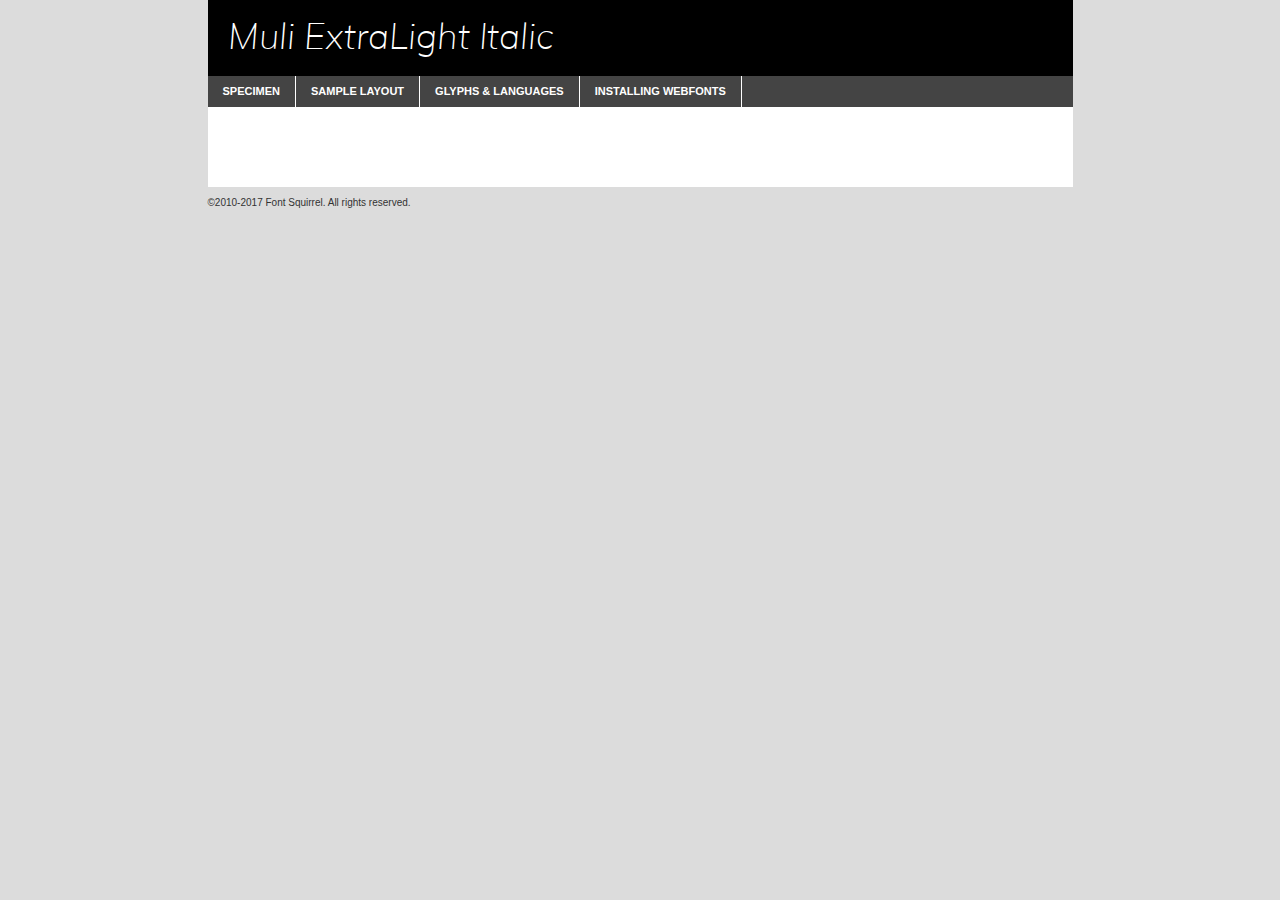
<file: PROJETO09/font/muli-extralightitalic-demo.html>
<!DOCTYPE html PUBLIC "-//W3C//DTD XHTML 1.0 Transitional//EN"
	"http://www.w3.org/TR/xhtml1/DTD/xhtml1-transitional.dtd">

<html xmlns="http://www.w3.org/1999/xhtml" xml:lang="en" lang="en">
<head>
	<meta http-equiv="Content-Type" content="text/html; charset=utf-8" />
	<script src="http://ajax.googleapis.com/ajax/libs/jquery/1.7.2/jquery.min.js" type="text/javascript" charset="utf-8"></script>
	<script type="text/javascript">
	(function($){$.fn.easyTabs=function(option){var param=jQuery.extend({fadeSpeed:"fast",defaultContent:1,activeClass:'active'},option);$(this).each(function(){var thisId="#"+this.id;if(param.defaultContent==''){param.defaultContent=1;}
	if(typeof param.defaultContent=="number")
	{var defaultTab=$(thisId+" .tabs li:eq("+(param.defaultContent-1)+") a").attr('href').substr(1);}else{var defaultTab=param.defaultContent;}
	$(thisId+" .tabs li a").each(function(){var tabToHide=$(this).attr('href').substr(1);$("#"+tabToHide).addClass('easytabs-tab-content');});hideAll();changeContent(defaultTab);function hideAll(){$(thisId+" .easytabs-tab-content").hide();}
	function changeContent(tabId){hideAll();$(thisId+" .tabs li").removeClass(param.activeClass);$(thisId+" .tabs li a[href=#"+tabId+"]").closest('li').addClass(param.activeClass);if(param.fadeSpeed!="none")
	{$(thisId+" #"+tabId).fadeIn(param.fadeSpeed);}else{$(thisId+" #"+tabId).show();}}
	$(thisId+" .tabs li").click(function(){var tabId=$(this).find('a').attr('href').substr(1);changeContent(tabId);return false;});});}})(jQuery);
	</script>
	<link rel="stylesheet" href="specimen_files/specimen_stylesheet.css" type="text/css" charset="utf-8" />
	<link rel="stylesheet" href="stylesheet.css" type="text/css" charset="utf-8" />

	<style type="text/css">
					body{
				font-family: 'muliextralight_italic';
							}
		</style>

	<title>Muli ExtraLight Italic Specimen</title>
	
	
	<script type="text/javascript" charset="utf-8">
		$(document).ready(function() {
			$('#container').easyTabs({defaultContent:1});
		});
	</script>
</head>

<body>
<div id="container">
	<div id="header">
		Muli ExtraLight Italic	</div>
	<ul class="tabs">
		<li><a href="#specimen">Specimen</a></li>
		<li><a href="#layout">Sample Layout</a></li>
				<li><a href="#glyphs">Glyphs &amp; Languages</a></li>
		<li><a href="#installing">Installing Webfonts</a></li>
		
	</ul>
	
	<div id="main_content">

		
			<div id="specimen">
		
				<div class="section">
					<div class="grid12 firstcol">
						<div class="huge">AaBb</div>
					</div>
				</div>
		
				<div class="section">
					<div class="glyph_range">A&#x200B;B&#x200b;C&#x200b;D&#x200b;E&#x200b;F&#x200b;G&#x200b;H&#x200b;I&#x200b;J&#x200b;K&#x200b;L&#x200b;M&#x200b;N&#x200b;O&#x200b;P&#x200b;Q&#x200b;R&#x200b;S&#x200b;T&#x200b;U&#x200b;V&#x200b;W&#x200b;X&#x200b;Y&#x200b;Z&#x200b;a&#x200b;b&#x200b;c&#x200b;d&#x200b;e&#x200b;f&#x200b;g&#x200b;h&#x200b;i&#x200b;j&#x200b;k&#x200b;l&#x200b;m&#x200b;n&#x200b;o&#x200b;p&#x200b;q&#x200b;r&#x200b;s&#x200b;t&#x200b;u&#x200b;v&#x200b;w&#x200b;x&#x200b;y&#x200b;z&#x200b;1&#x200b;2&#x200b;3&#x200b;4&#x200b;5&#x200b;6&#x200b;7&#x200b;8&#x200b;9&#x200b;0&#x200b;&amp;&#x200b;.&#x200b;,&#x200b;?&#x200b;!&#x200b;&#64;&#x200b;(&#x200b;)&#x200b;#&#x200b;$&#x200b;%&#x200b;*&#x200b;+&#x200b;-&#x200b;=&#x200b;:&#x200b;;</div>
				</div>
				<div class="section">
					<div class="grid12 firstcol">
						<table class="sample_table">
							<tr><td>10</td><td class="size10">abcdefghijklmnopqrstuvwxyzABCDEFGHIJKLMNOPQRSTUVWXYZ0123456789abcdefghijklmnopqrstuvwxyzABCDEFGHIJKLMNOPQRSTUVWXYZ0123456789abcdefghijklmnopqrstuvwxyzABCDEFGHIJKLMNOPQRSTUVWXYZ</td></tr>
							<tr><td>11</td><td class="size11">abcdefghijklmnopqrstuvwxyzABCDEFGHIJKLMNOPQRSTUVWXYZ0123456789abcdefghijklmnopqrstuvwxyzABCDEFGHIJKLMNOPQRSTUVWXYZ0123456789abcdefghijklmnopqrstuvwxyzABCDEFGHIJKLMNOPQRSTUVWXYZ</td></tr>
							<tr><td>12</td><td class="size12">abcdefghijklmnopqrstuvwxyzABCDEFGHIJKLMNOPQRSTUVWXYZ0123456789abcdefghijklmnopqrstuvwxyzABCDEFGHIJKLMNOPQRSTUVWXYZ0123456789abcdefghijklmnopqrstuvwxyzABCDEFGHIJKLMNOPQRSTUVWXYZ</td></tr>
							<tr><td>13</td><td class="size13">abcdefghijklmnopqrstuvwxyzABCDEFGHIJKLMNOPQRSTUVWXYZ0123456789abcdefghijklmnopqrstuvwxyzABCDEFGHIJKLMNOPQRSTUVWXYZ0123456789abcdefghijklmnopqrstuvwxyzABCDEFGHIJKLMNOPQRSTUVWXYZ</td></tr>
							<tr><td>14</td><td class="size14">abcdefghijklmnopqrstuvwxyzABCDEFGHIJKLMNOPQRSTUVWXYZ0123456789abcdefghijklmnopqrstuvwxyzABCDEFGHIJKLMNOPQRSTUVWXYZ0123456789abcdefghijklmnopqrstuvwxyzABCDEFGHIJKLMNOPQRSTUVWXYZ</td></tr>
							<tr><td>16</td><td class="size16">abcdefghijklmnopqrstuvwxyzABCDEFGHIJKLMNOPQRSTUVWXYZ0123456789abcdefghijklmnopqrstuvwxyzABCDEFGHIJKLMNOPQRSTUVWXYZ</td></tr>
							<tr><td>18</td><td class="size18">abcdefghijklmnopqrstuvwxyzABCDEFGHIJKLMNOPQRSTUVWXYZ0123456789abcdefghijklmnopqrstuvwxyzABCDEFGHIJKLMNOPQRSTUVWXYZ</td></tr>
							<tr><td>20</td><td class="size20">abcdefghijklmnopqrstuvwxyzABCDEFGHIJKLMNOPQRSTUVWXYZ0123456789abcdefghijklmnopqrstuvwxyzABCDEFGHIJKLMNOPQRSTUVWXYZ</td></tr>
							<tr><td>24</td><td class="size24">abcdefghijklmnopqrstuvwxyzABCDEFGHIJKLMNOPQRSTUVWXYZ0123456789abcdefghijklmnopqrstuvwxyzABCDEFGHIJKLMNOPQRSTUVWXYZ</td></tr>
							<tr><td>30</td><td class="size30">abcdefghijklmnopqrstuvwxyzABCDEFGHIJKLMNOPQRSTUVWXYZ0123456789abcdefghijklmnopqrstuvwxyzABCDEFGHIJKLMNOPQRSTUVWXYZ</td></tr>
							<tr><td>36</td><td class="size36">abcdefghijklmnopqrstuvwxyzABCDEFGHIJKLMNOPQRSTUVWXYZ0123456789abcdefghijklmnopqrstuvwxyzABCDEFGHIJKLMNOPQRSTUVWXYZ</td></tr>
							<tr><td>48</td><td class="size48">abcdefghijklmnopqrstuvwxyzABCDEFGHIJKLMNOPQRSTUVWXYZ0123456789abcdefghijklmnopqrstuvwxyzABCDEFGHIJKLMNOPQRSTUVWXYZ</td></tr>
							<tr><td>60</td><td class="size60">abcdefghijklmnopqrstuvwxyzABCDEFGHIJKLMNOPQRSTUVWXYZ0123456789abcdefghijklmnopqrstuvwxyzABCDEFGHIJKLMNOPQRSTUVWXYZ</td></tr>
							<tr><td>72</td><td class="size72">abcdefghijklmnopqrstuvwxyzABCDEFGHIJKLMNOPQRSTUVWXYZ0123456789abcdefghijklmnopqrstuvwxyzABCDEFGHIJKLMNOPQRSTUVWXYZ</td></tr>
							<tr><td>90</td><td class="size90">abcdefghijklmnopqrstuvwxyzABCDEFGHIJKLMNOPQRSTUVWXYZ0123456789abcdefghijklmnopqrstuvwxyzABCDEFGHIJKLMNOPQRSTUVWXYZ</td></tr>
						</table>
				
					</div>
			
				</div>
		
		
		
								<div class="section" id="bodycomparison">


										<div id="xheight">
				<div class="fontbody">&#x25FC;&#x25FC;&#x25FC;&#x25FC;&#x25FC;&#x25FC;&#x25FC;&#x25FC;&#x25FC;&#x25FC;&#x25FC;&#x25FC;&#x25FC;&#x25FC;&#x25FC;&#x25FC;&#x25FC;&#x25FC;&#x25FC;&#x25FC;&#x25FC;&#x25FC;&#x25FC;&#x25FC;&#x25FC;&#x25FC;&#x25FC;&#x25FC;&#x25FC;&#x25FC;&#x25FC;&#x25FC;&#x25FC;&#x25FC;&#x25FC;&#x25FC;&#x25FC;&#x25FC;&#x25FC;&#x25FC;&#x25FC;&#x25FC;&#x25FC;&#x25FC;&#x25FC;&#x25FC;&#x25FC;&#x25FC;&#x25FC;&#x25FC;&#x25FC;&#x25FC;&#x25FC;&#x25FC;&#x25FC;&#x25FC;&#x25FC;&#x25FC;&#x25FC;&#x25FC;&#x25FC;&#x25FC;&#x25FC;&#x25FC;&#x25FC;&#x25FC;&#x25FC;&#x25FC;&#x25FC;&#x25FC;&#x25FC;&#x25FC;&#x25FC;&#x25FC;&#x25FC;&#x25FC;&#x25FC;&#x25FC;&#x25FC;&#x25FC;&#x25FC;&#x25FC;&#x25FC;&#x25FC;&#x25FC;&#x25FC;&#x25FC;&#x25FC;&#x25FC;&#x25FC;&#x25FC;&#x25FC;&#x25FC;&#x25FC;&#x25FC;&#x25FC;&#x25FC;&#x25FC;&#x25FC;body</div><div class="arialbody">body</div><div class="verdanabody">body</div><div class="georgiabody">body</div></div>
										<div class="fontbody" style="z-index:1">
											body<span>Muli ExtraLight Italic</span>
										</div>
										<div class="arialbody" style="z-index:1">
											body<span>Arial</span>
										</div>
										<div class="verdanabody" style="z-index:1">
											body<span>Verdana</span>
										</div>
										<div class="georgiabody" style="z-index:1">
											body<span>Georgia</span>
										</div>



								</div>
		
		
				<div class="section psample psample_row1" id="">
					
					<div class="grid2 firstcol">
						<p class="size10"><span>10.</span>Aenean lacinia bibendum nulla sed consectetur. Fusce dapibus, tellus ac cursus commodo, tortor mauris condimentum nibh, ut fermentum massa justo sit amet risus. Nullam id dolor id nibh ultricies vehicula ut id elit. Cum sociis natoque penatibus et magnis dis parturient montes, nascetur ridiculus mus. Nulla vitae elit libero, a pharetra augue.</p>
			
					</div>
					<div class="grid3">
						<p class="size11"><span>11.</span>Aenean lacinia bibendum nulla sed consectetur. Fusce dapibus, tellus ac cursus commodo, tortor mauris condimentum nibh, ut fermentum massa justo sit amet risus. Nullam id dolor id nibh ultricies vehicula ut id elit. Cum sociis natoque penatibus et magnis dis parturient montes, nascetur ridiculus mus. Nulla vitae elit libero, a pharetra augue.</p>
			
					</div>
					<div class="grid3">
						<p class="size12"><span>12.</span>Aenean lacinia bibendum nulla sed consectetur. Fusce dapibus, tellus ac cursus commodo, tortor mauris condimentum nibh, ut fermentum massa justo sit amet risus. Nullam id dolor id nibh ultricies vehicula ut id elit. Cum sociis natoque penatibus et magnis dis parturient montes, nascetur ridiculus mus. Nulla vitae elit libero, a pharetra augue.</p>
			
					</div>
					<div class="grid4">
						<p class="size13"><span>13.</span>Aenean lacinia bibendum nulla sed consectetur. Fusce dapibus, tellus ac cursus commodo, tortor mauris condimentum nibh, ut fermentum massa justo sit amet risus. Nullam id dolor id nibh ultricies vehicula ut id elit. Cum sociis natoque penatibus et magnis dis parturient montes, nascetur ridiculus mus. Nulla vitae elit libero, a pharetra augue.</p>
			
					</div>
					<div class="white_blend"></div>
					
				</div>
				<div class="section psample psample_row2" id="">
					<div class="grid3 firstcol">
						<p class="size14"><span>14.</span>Aenean lacinia bibendum nulla sed consectetur. Fusce dapibus, tellus ac cursus commodo, tortor mauris condimentum nibh, ut fermentum massa justo sit amet risus. Nullam id dolor id nibh ultricies vehicula ut id elit. Cum sociis natoque penatibus et magnis dis parturient montes, nascetur ridiculus mus. Nulla vitae elit libero, a pharetra augue.</p>
			
					</div>
					<div class="grid4">
						<p class="size16"><span>16.</span>Aenean lacinia bibendum nulla sed consectetur. Fusce dapibus, tellus ac cursus commodo, tortor mauris condimentum nibh, ut fermentum massa justo sit amet risus. Nullam id dolor id nibh ultricies vehicula ut id elit. Cum sociis natoque penatibus et magnis dis parturient montes, nascetur ridiculus mus. Nulla vitae elit libero, a pharetra augue.</p>
			
					</div>
					<div class="grid5">
						<p class="size18"><span>18.</span>Aenean lacinia bibendum nulla sed consectetur. Fusce dapibus, tellus ac cursus commodo, tortor mauris condimentum nibh, ut fermentum massa justo sit amet risus. Nullam id dolor id nibh ultricies vehicula ut id elit. Cum sociis natoque penatibus et magnis dis parturient montes, nascetur ridiculus mus. Nulla vitae elit libero, a pharetra augue.</p>
			
					</div>

					<div class="white_blend"></div>

				</div>
				
				<div class="section psample psample_row3" id="">
					<div class="grid5 firstcol">
						<p class="size20"><span>20.</span>Aenean lacinia bibendum nulla sed consectetur. Fusce dapibus, tellus ac cursus commodo, tortor mauris condimentum nibh, ut fermentum massa justo sit amet risus. Nullam id dolor id nibh ultricies vehicula ut id elit. Cum sociis natoque penatibus et magnis dis parturient montes, nascetur ridiculus mus. Nulla vitae elit libero, a pharetra augue.</p>
					</div>
					<div class="grid7">
						<p class="size24"><span>24.</span>Aenean lacinia bibendum nulla sed consectetur. Fusce dapibus, tellus ac cursus commodo, tortor mauris condimentum nibh, ut fermentum massa justo sit amet risus. Nullam id dolor id nibh ultricies vehicula ut id elit. Cum sociis natoque penatibus et magnis dis parturient montes, nascetur ridiculus mus. Nulla vitae elit libero, a pharetra augue.</p>
					</div>
					
					<div class="white_blend"></div>
					
				</div>
				
				<div class="section psample psample_row4" id="">
					<div class="grid12 firstcol">
						<p class="size30"><span>30.</span>Aenean lacinia bibendum nulla sed consectetur. Fusce dapibus, tellus ac cursus commodo, tortor mauris condimentum nibh, ut fermentum massa justo sit amet risus. Nullam id dolor id nibh ultricies vehicula ut id elit. Cum sociis natoque penatibus et magnis dis parturient montes, nascetur ridiculus mus. Nulla vitae elit libero, a pharetra augue.</p>
					</div>
					<div class="white_blend"></div>
					
				</div>
				
				
				
				<div class="section psample psample_row1 fullreverse">
					<div class="grid2 firstcol">
						<p class="size10"><span>10.</span>Aenean lacinia bibendum nulla sed consectetur. Fusce dapibus, tellus ac cursus commodo, tortor mauris condimentum nibh, ut fermentum massa justo sit amet risus. Nullam id dolor id nibh ultricies vehicula ut id elit. Cum sociis natoque penatibus et magnis dis parturient montes, nascetur ridiculus mus. Nulla vitae elit libero, a pharetra augue.</p>
			
					</div>
					<div class="grid3">
						<p class="size11"><span>11.</span>Aenean lacinia bibendum nulla sed consectetur. Fusce dapibus, tellus ac cursus commodo, tortor mauris condimentum nibh, ut fermentum massa justo sit amet risus. Nullam id dolor id nibh ultricies vehicula ut id elit. Cum sociis natoque penatibus et magnis dis parturient montes, nascetur ridiculus mus. Nulla vitae elit libero, a pharetra augue.</p>
			
					</div>
					<div class="grid3">
						<p class="size12"><span>12.</span>Aenean lacinia bibendum nulla sed consectetur. Fusce dapibus, tellus ac cursus commodo, tortor mauris condimentum nibh, ut fermentum massa justo sit amet risus. Nullam id dolor id nibh ultricies vehicula ut id elit. Cum sociis natoque penatibus et magnis dis parturient montes, nascetur ridiculus mus. Nulla vitae elit libero, a pharetra augue.</p>
			
					</div>
					<div class="grid4">
						<p class="size13"><span>13.</span>Aenean lacinia bibendum nulla sed consectetur. Fusce dapibus, tellus ac cursus commodo, tortor mauris condimentum nibh, ut fermentum massa justo sit amet risus. Nullam id dolor id nibh ultricies vehicula ut id elit. Cum sociis natoque penatibus et magnis dis parturient montes, nascetur ridiculus mus. Nulla vitae elit libero, a pharetra augue.</p>
			
					</div>
					<div class="black_blend"></div>
					
				</div>
				
				<div class="section psample psample_row2 fullreverse">
					<div class="grid3 firstcol">
						<p class="size14"><span>14.</span>Aenean lacinia bibendum nulla sed consectetur. Fusce dapibus, tellus ac cursus commodo, tortor mauris condimentum nibh, ut fermentum massa justo sit amet risus. Nullam id dolor id nibh ultricies vehicula ut id elit. Cum sociis natoque penatibus et magnis dis parturient montes, nascetur ridiculus mus. Nulla vitae elit libero, a pharetra augue.</p>
			
					</div>
					<div class="grid4">
						<p class="size16"><span>16.</span>Aenean lacinia bibendum nulla sed consectetur. Fusce dapibus, tellus ac cursus commodo, tortor mauris condimentum nibh, ut fermentum massa justo sit amet risus. Nullam id dolor id nibh ultricies vehicula ut id elit. Cum sociis natoque penatibus et magnis dis parturient montes, nascetur ridiculus mus. Nulla vitae elit libero, a pharetra augue.</p>
			
					</div>
					<div class="grid5">
						<p class="size18"><span>18.</span>Aenean lacinia bibendum nulla sed consectetur. Fusce dapibus, tellus ac cursus commodo, tortor mauris condimentum nibh, ut fermentum massa justo sit amet risus. Nullam id dolor id nibh ultricies vehicula ut id elit. Cum sociis natoque penatibus et magnis dis parturient montes, nascetur ridiculus mus. Nulla vitae elit libero, a pharetra augue.</p>
			
					</div>
					<div class="black_blend"></div>

				</div>
				
				<div class="section psample fullreverse psample_row3" id="">
					<div class="grid5 firstcol">
						<p class="size20"><span>20.</span>Aenean lacinia bibendum nulla sed consectetur. Fusce dapibus, tellus ac cursus commodo, tortor mauris condimentum nibh, ut fermentum massa justo sit amet risus. Nullam id dolor id nibh ultricies vehicula ut id elit. Cum sociis natoque penatibus et magnis dis parturient montes, nascetur ridiculus mus. Nulla vitae elit libero, a pharetra augue.</p>
					</div>
					<div class="grid7">
						<p class="size24"><span>24.</span>Aenean lacinia bibendum nulla sed consectetur. Fusce dapibus, tellus ac cursus commodo, tortor mauris condimentum nibh, ut fermentum massa justo sit amet risus. Nullam id dolor id nibh ultricies vehicula ut id elit. Cum sociis natoque penatibus et magnis dis parturient montes, nascetur ridiculus mus. Nulla vitae elit libero, a pharetra augue.</p>
					</div>
					
					<div class="black_blend"></div>
					
				</div>
				
				<div class="section psample fullreverse psample_row4" id="" style="border-bottom: 20px #000 solid;">
					<div class="grid12 firstcol">
						<p class="size30"><span>30.</span>Aenean lacinia bibendum nulla sed consectetur. Fusce dapibus, tellus ac cursus commodo, tortor mauris condimentum nibh, ut fermentum massa justo sit amet risus. Nullam id dolor id nibh ultricies vehicula ut id elit. Cum sociis natoque penatibus et magnis dis parturient montes, nascetur ridiculus mus. Nulla vitae elit libero, a pharetra augue.</p>
					</div>
					<div class="black_blend"></div>
					
				</div>
				
				
				
				
			</div>
			
			<div id="layout">
				
				<div class="section">
					
					<div class="grid12 firstcol">
						<h1>Lorem Ipsum Dolor</h1>
						<h2>Etiam porta sem malesuada magna mollis euismod</h2>
						
						<p class="byline">By <a href="#link">Aenean Lacinia</a></p>
					</div>
				</div>
				<div class="section">
					<div class="grid8 firstcol">
						<p class="large">Donec sed odio dui. Morbi leo risus, porta ac consectetur ac, vestibulum at eros. Fusce dapibus, tellus ac cursus commodo, tortor mauris condimentum nibh, ut fermentum massa justo sit amet risus. </p>

						
						<h3>Pellentesque ornare sem</h3>

						<p>Maecenas sed diam eget risus varius blandit sit amet non magna. Maecenas faucibus mollis interdum. Donec ullamcorper nulla non metus auctor fringilla. Nullam id dolor id nibh ultricies vehicula ut id elit. Nullam id dolor id nibh ultricies vehicula ut id elit. </p>

						<p>Aenean eu leo quam. Pellentesque ornare sem lacinia quam venenatis vestibulum. Lorem ipsum dolor sit amet, consectetur adipiscing elit. Cum sociis natoque penatibus et magnis dis parturient montes, nascetur ridiculus mus. </p>

						<p>Nulla vitae elit libero, a pharetra augue. Praesent commodo cursus magna, vel scelerisque nisl consectetur et. Aenean lacinia bibendum nulla sed consectetur. </p>

						<p>Nullam quis risus eget urna mollis ornare vel eu leo. Nullam quis risus eget urna mollis ornare vel eu leo. Maecenas sed diam eget risus varius blandit sit amet non magna. Donec ullamcorper nulla non metus auctor fringilla. </p>

						<h3>Cras mattis consectetur</h3>

						<p>Aenean eu leo quam. Pellentesque ornare sem lacinia quam venenatis vestibulum. Aenean lacinia bibendum nulla sed consectetur. Integer posuere erat a ante venenatis dapibus posuere velit aliquet. Cras mattis consectetur purus sit amet fermentum. </p>

						<p>Nullam id dolor id nibh ultricies vehicula ut id elit. Nullam quis risus eget urna mollis ornare vel eu leo. Cras mattis consectetur purus sit amet fermentum.</p>
					</div>
					
					<div class="grid4 sidebar">
						
						<div class="box reverse">
							<p class="last">Nullam quis risus eget urna mollis ornare vel eu leo. Donec ullamcorper nulla non metus auctor fringilla. Cras mattis consectetur purus sit amet fermentum. Sed posuere consectetur est at lobortis. Lorem ipsum dolor sit amet, consectetur adipiscing elit. </p>
						</div>
						
						<p class="caption">Maecenas sed diam eget risus varius.</p>

						<p>Vestibulum id ligula porta felis euismod semper. Integer posuere erat a ante venenatis dapibus posuere velit aliquet. Vestibulum id ligula porta felis euismod semper. Sed posuere consectetur est at lobortis. Maecenas sed diam eget risus varius blandit sit amet non magna. Fusce dapibus, tellus ac cursus commodo, tortor mauris condimentum nibh, ut fermentum massa justo sit amet risus. </p>

					

						<p>Duis mollis, est non commodo luctus, nisi erat porttitor ligula, eget lacinia odio sem nec elit. Aenean lacinia bibendum nulla sed consectetur. Vivamus sagittis lacus vel augue laoreet rutrum faucibus dolor auctor. Aenean lacinia bibendum nulla sed consectetur. Nullam quis risus eget urna mollis ornare vel eu leo. </p>

						<p>Praesent commodo cursus magna, vel scelerisque nisl consectetur et. Donec ullamcorper nulla non metus auctor fringilla. Maecenas faucibus mollis interdum. Fusce dapibus, tellus ac cursus commodo, tortor mauris condimentum nibh, ut fermentum massa justo sit amet risus. </p>

					</div>
				</div>
				
			</div>


			



		<div id="glyphs">
			<div class="section">
				<div class="grid12 firstcol">
			
				<h1>Language Support</h1>
				<p>The subset of Muli ExtraLight Italic in this kit supports the following languages:<br />
			
					Albanian, Basque, Breton, Chamorro, Danish, Dutch, English, Faroese, Finnish, French, Frisian, Galician, German, Icelandic, Italian, Malagasy, Norwegian, Portuguese, Spanish, Alsatian, Aragonese, Arapaho, Arrernte, Asturian, Aymara, Bislama, Cebuano, Corsican, Fijian, French_creole, Genoese, Gilbertese, Greenlandic, Haitian_creole, Hiligaynon, Hmong, Hopi, Ibanag, Iloko_ilokano, Indonesian, Interglossa_glosa, Interlingua, Irish_gaelic, Jerriais, Lojban, Lombard, Luxembourgeois, Manx, Mohawk, Norfolk_pitcairnese, Occitan, Oromo, Pangasinan, Papiamento, Piedmontese, Potawatomi, Rhaeto-romance, Romansh, Rotokas, Sami_lule, Samoan, Sardinian, Scots_gaelic, Seychelles_creole, Shona, Sicilian, Somali, Southern_ndebele, Swahili, Swati_swazi, Tagalog_filipino_pilipino, Tetum, Tok_pisin, Uyghur_latinized, Volapuk, Walloon, Warlpiri, Xhosa, Yapese, Zulu, Latinbasic, Ubasic, Demo				</p>
				<h1>Glyph Chart</h1>
				<p>The subset of Muli ExtraLight Italic in this kit includes all the glyphs listed below. Unicode entities are included above each glyph to help you insert individual characters into your layout.</p>
				<div id="glyph_chart">
			
																														 <div><p>&amp;#13;</p>&#13;</div>
																				 <div><p>&amp;#32;</p>&#32;</div>
																				 <div><p>&amp;#33;</p>&#33;</div>
																				 <div><p>&amp;#34;</p>&#34;</div>
																				 <div><p>&amp;#35;</p>&#35;</div>
																				 <div><p>&amp;#36;</p>&#36;</div>
																				 <div><p>&amp;#37;</p>&#37;</div>
																				 <div><p>&amp;#38;</p>&#38;</div>
																				 <div><p>&amp;#39;</p>&#39;</div>
																				 <div><p>&amp;#40;</p>&#40;</div>
																				 <div><p>&amp;#41;</p>&#41;</div>
																				 <div><p>&amp;#42;</p>&#42;</div>
																				 <div><p>&amp;#43;</p>&#43;</div>
																				 <div><p>&amp;#44;</p>&#44;</div>
																				 <div><p>&amp;#45;</p>&#45;</div>
																				 <div><p>&amp;#46;</p>&#46;</div>
																				 <div><p>&amp;#47;</p>&#47;</div>
																				 <div><p>&amp;#48;</p>&#48;</div>
																				 <div><p>&amp;#49;</p>&#49;</div>
																				 <div><p>&amp;#50;</p>&#50;</div>
																				 <div><p>&amp;#51;</p>&#51;</div>
																				 <div><p>&amp;#52;</p>&#52;</div>
																				 <div><p>&amp;#53;</p>&#53;</div>
																				 <div><p>&amp;#54;</p>&#54;</div>
																				 <div><p>&amp;#55;</p>&#55;</div>
																				 <div><p>&amp;#56;</p>&#56;</div>
																				 <div><p>&amp;#57;</p>&#57;</div>
																				 <div><p>&amp;#58;</p>&#58;</div>
																				 <div><p>&amp;#59;</p>&#59;</div>
																				 <div><p>&amp;#60;</p>&#60;</div>
																				 <div><p>&amp;#61;</p>&#61;</div>
																				 <div><p>&amp;#62;</p>&#62;</div>
																				 <div><p>&amp;#63;</p>&#63;</div>
																				 <div><p>&amp;#64;</p>&#64;</div>
																				 <div><p>&amp;#65;</p>&#65;</div>
																				 <div><p>&amp;#66;</p>&#66;</div>
																				 <div><p>&amp;#67;</p>&#67;</div>
																				 <div><p>&amp;#68;</p>&#68;</div>
																				 <div><p>&amp;#69;</p>&#69;</div>
																				 <div><p>&amp;#70;</p>&#70;</div>
																				 <div><p>&amp;#71;</p>&#71;</div>
																				 <div><p>&amp;#72;</p>&#72;</div>
																				 <div><p>&amp;#73;</p>&#73;</div>
																				 <div><p>&amp;#74;</p>&#74;</div>
																				 <div><p>&amp;#75;</p>&#75;</div>
																				 <div><p>&amp;#76;</p>&#76;</div>
																				 <div><p>&amp;#77;</p>&#77;</div>
																				 <div><p>&amp;#78;</p>&#78;</div>
																				 <div><p>&amp;#79;</p>&#79;</div>
																				 <div><p>&amp;#80;</p>&#80;</div>
																				 <div><p>&amp;#81;</p>&#81;</div>
																				 <div><p>&amp;#82;</p>&#82;</div>
																				 <div><p>&amp;#83;</p>&#83;</div>
																				 <div><p>&amp;#84;</p>&#84;</div>
																				 <div><p>&amp;#85;</p>&#85;</div>
																				 <div><p>&amp;#86;</p>&#86;</div>
																				 <div><p>&amp;#87;</p>&#87;</div>
																				 <div><p>&amp;#88;</p>&#88;</div>
																				 <div><p>&amp;#89;</p>&#89;</div>
																				 <div><p>&amp;#90;</p>&#90;</div>
																				 <div><p>&amp;#91;</p>&#91;</div>
																				 <div><p>&amp;#92;</p>&#92;</div>
																				 <div><p>&amp;#93;</p>&#93;</div>
																				 <div><p>&amp;#94;</p>&#94;</div>
																				 <div><p>&amp;#95;</p>&#95;</div>
																				 <div><p>&amp;#96;</p>&#96;</div>
																				 <div><p>&amp;#97;</p>&#97;</div>
																				 <div><p>&amp;#98;</p>&#98;</div>
																				 <div><p>&amp;#99;</p>&#99;</div>
																				 <div><p>&amp;#100;</p>&#100;</div>
																				 <div><p>&amp;#101;</p>&#101;</div>
																				 <div><p>&amp;#102;</p>&#102;</div>
																				 <div><p>&amp;#103;</p>&#103;</div>
																				 <div><p>&amp;#104;</p>&#104;</div>
																				 <div><p>&amp;#105;</p>&#105;</div>
																				 <div><p>&amp;#106;</p>&#106;</div>
																				 <div><p>&amp;#107;</p>&#107;</div>
																				 <div><p>&amp;#108;</p>&#108;</div>
																				 <div><p>&amp;#109;</p>&#109;</div>
																				 <div><p>&amp;#110;</p>&#110;</div>
																				 <div><p>&amp;#111;</p>&#111;</div>
																				 <div><p>&amp;#112;</p>&#112;</div>
																				 <div><p>&amp;#113;</p>&#113;</div>
																				 <div><p>&amp;#114;</p>&#114;</div>
																				 <div><p>&amp;#115;</p>&#115;</div>
																				 <div><p>&amp;#116;</p>&#116;</div>
																				 <div><p>&amp;#117;</p>&#117;</div>
																				 <div><p>&amp;#118;</p>&#118;</div>
																				 <div><p>&amp;#119;</p>&#119;</div>
																				 <div><p>&amp;#120;</p>&#120;</div>
																				 <div><p>&amp;#121;</p>&#121;</div>
																				 <div><p>&amp;#122;</p>&#122;</div>
																				 <div><p>&amp;#123;</p>&#123;</div>
																				 <div><p>&amp;#124;</p>&#124;</div>
																				 <div><p>&amp;#125;</p>&#125;</div>
																				 <div><p>&amp;#126;</p>&#126;</div>
																				 <div><p>&amp;#160;</p>&#160;</div>
																				 <div><p>&amp;#161;</p>&#161;</div>
																				 <div><p>&amp;#162;</p>&#162;</div>
																				 <div><p>&amp;#163;</p>&#163;</div>
																				 <div><p>&amp;#164;</p>&#164;</div>
																				 <div><p>&amp;#165;</p>&#165;</div>
																				 <div><p>&amp;#166;</p>&#166;</div>
																				 <div><p>&amp;#167;</p>&#167;</div>
																				 <div><p>&amp;#168;</p>&#168;</div>
																				 <div><p>&amp;#169;</p>&#169;</div>
																				 <div><p>&amp;#170;</p>&#170;</div>
																				 <div><p>&amp;#171;</p>&#171;</div>
																				 <div><p>&amp;#172;</p>&#172;</div>
																				 <div><p>&amp;#173;</p>&#173;</div>
																				 <div><p>&amp;#174;</p>&#174;</div>
																				 <div><p>&amp;#175;</p>&#175;</div>
																				 <div><p>&amp;#176;</p>&#176;</div>
																				 <div><p>&amp;#177;</p>&#177;</div>
																				 <div><p>&amp;#178;</p>&#178;</div>
																				 <div><p>&amp;#179;</p>&#179;</div>
																				 <div><p>&amp;#180;</p>&#180;</div>
																				 <div><p>&amp;#181;</p>&#181;</div>
																				 <div><p>&amp;#182;</p>&#182;</div>
																				 <div><p>&amp;#183;</p>&#183;</div>
																				 <div><p>&amp;#184;</p>&#184;</div>
																				 <div><p>&amp;#185;</p>&#185;</div>
																				 <div><p>&amp;#186;</p>&#186;</div>
																				 <div><p>&amp;#187;</p>&#187;</div>
																				 <div><p>&amp;#188;</p>&#188;</div>
																				 <div><p>&amp;#189;</p>&#189;</div>
																				 <div><p>&amp;#190;</p>&#190;</div>
																				 <div><p>&amp;#191;</p>&#191;</div>
																				 <div><p>&amp;#192;</p>&#192;</div>
																				 <div><p>&amp;#193;</p>&#193;</div>
																				 <div><p>&amp;#194;</p>&#194;</div>
																				 <div><p>&amp;#195;</p>&#195;</div>
																				 <div><p>&amp;#196;</p>&#196;</div>
																				 <div><p>&amp;#197;</p>&#197;</div>
																				 <div><p>&amp;#198;</p>&#198;</div>
																				 <div><p>&amp;#199;</p>&#199;</div>
																				 <div><p>&amp;#200;</p>&#200;</div>
																				 <div><p>&amp;#201;</p>&#201;</div>
																				 <div><p>&amp;#202;</p>&#202;</div>
																				 <div><p>&amp;#203;</p>&#203;</div>
																				 <div><p>&amp;#204;</p>&#204;</div>
																				 <div><p>&amp;#205;</p>&#205;</div>
																				 <div><p>&amp;#206;</p>&#206;</div>
																				 <div><p>&amp;#207;</p>&#207;</div>
																				 <div><p>&amp;#208;</p>&#208;</div>
																				 <div><p>&amp;#209;</p>&#209;</div>
																				 <div><p>&amp;#210;</p>&#210;</div>
																				 <div><p>&amp;#211;</p>&#211;</div>
																				 <div><p>&amp;#212;</p>&#212;</div>
																				 <div><p>&amp;#213;</p>&#213;</div>
																				 <div><p>&amp;#214;</p>&#214;</div>
																				 <div><p>&amp;#215;</p>&#215;</div>
																				 <div><p>&amp;#216;</p>&#216;</div>
																				 <div><p>&amp;#217;</p>&#217;</div>
																				 <div><p>&amp;#218;</p>&#218;</div>
																				 <div><p>&amp;#219;</p>&#219;</div>
																				 <div><p>&amp;#220;</p>&#220;</div>
																				 <div><p>&amp;#221;</p>&#221;</div>
																				 <div><p>&amp;#222;</p>&#222;</div>
																				 <div><p>&amp;#223;</p>&#223;</div>
																				 <div><p>&amp;#224;</p>&#224;</div>
																				 <div><p>&amp;#225;</p>&#225;</div>
																				 <div><p>&amp;#226;</p>&#226;</div>
																				 <div><p>&amp;#227;</p>&#227;</div>
																				 <div><p>&amp;#228;</p>&#228;</div>
																				 <div><p>&amp;#229;</p>&#229;</div>
																				 <div><p>&amp;#230;</p>&#230;</div>
																				 <div><p>&amp;#231;</p>&#231;</div>
																				 <div><p>&amp;#232;</p>&#232;</div>
																				 <div><p>&amp;#233;</p>&#233;</div>
																				 <div><p>&amp;#234;</p>&#234;</div>
																				 <div><p>&amp;#235;</p>&#235;</div>
																				 <div><p>&amp;#236;</p>&#236;</div>
																				 <div><p>&amp;#237;</p>&#237;</div>
																				 <div><p>&amp;#238;</p>&#238;</div>
																				 <div><p>&amp;#239;</p>&#239;</div>
																				 <div><p>&amp;#240;</p>&#240;</div>
																				 <div><p>&amp;#241;</p>&#241;</div>
																				 <div><p>&amp;#242;</p>&#242;</div>
																				 <div><p>&amp;#243;</p>&#243;</div>
																				 <div><p>&amp;#244;</p>&#244;</div>
																				 <div><p>&amp;#245;</p>&#245;</div>
																				 <div><p>&amp;#246;</p>&#246;</div>
																				 <div><p>&amp;#247;</p>&#247;</div>
																				 <div><p>&amp;#248;</p>&#248;</div>
																				 <div><p>&amp;#249;</p>&#249;</div>
																				 <div><p>&amp;#250;</p>&#250;</div>
																				 <div><p>&amp;#251;</p>&#251;</div>
																				 <div><p>&amp;#252;</p>&#252;</div>
																				 <div><p>&amp;#253;</p>&#253;</div>
																				 <div><p>&amp;#254;</p>&#254;</div>
																				 <div><p>&amp;#255;</p>&#255;</div>
																				 <div><p>&amp;#338;</p>&#338;</div>
																				 <div><p>&amp;#339;</p>&#339;</div>
																				 <div><p>&amp;#376;</p>&#376;</div>
																				 <div><p>&amp;#710;</p>&#710;</div>
																				 <div><p>&amp;#732;</p>&#732;</div>
																				 <div><p>&amp;#8192;</p>&#8192;</div>
																				 <div><p>&amp;#8193;</p>&#8193;</div>
																				 <div><p>&amp;#8194;</p>&#8194;</div>
																				 <div><p>&amp;#8195;</p>&#8195;</div>
																				 <div><p>&amp;#8196;</p>&#8196;</div>
																				 <div><p>&amp;#8197;</p>&#8197;</div>
																				 <div><p>&amp;#8198;</p>&#8198;</div>
																				 <div><p>&amp;#8199;</p>&#8199;</div>
																				 <div><p>&amp;#8200;</p>&#8200;</div>
																				 <div><p>&amp;#8201;</p>&#8201;</div>
																				 <div><p>&amp;#8202;</p>&#8202;</div>
																				 <div><p>&amp;#8208;</p>&#8208;</div>
																				 <div><p>&amp;#8209;</p>&#8209;</div>
																				 <div><p>&amp;#8210;</p>&#8210;</div>
																				 <div><p>&amp;#8211;</p>&#8211;</div>
																				 <div><p>&amp;#8212;</p>&#8212;</div>
																				 <div><p>&amp;#8216;</p>&#8216;</div>
																				 <div><p>&amp;#8217;</p>&#8217;</div>
																				 <div><p>&amp;#8218;</p>&#8218;</div>
																				 <div><p>&amp;#8220;</p>&#8220;</div>
																				 <div><p>&amp;#8221;</p>&#8221;</div>
																				 <div><p>&amp;#8222;</p>&#8222;</div>
																				 <div><p>&amp;#8226;</p>&#8226;</div>
																				 <div><p>&amp;#8230;</p>&#8230;</div>
																				 <div><p>&amp;#8239;</p>&#8239;</div>
																				 <div><p>&amp;#8249;</p>&#8249;</div>
																				 <div><p>&amp;#8250;</p>&#8250;</div>
																				 <div><p>&amp;#8287;</p>&#8287;</div>
																				 <div><p>&amp;#8364;</p>&#8364;</div>
																				 <div><p>&amp;#8482;</p>&#8482;</div>
																				 <div><p>&amp;#9724;</p>&#9724;</div>
																				 <div><p>&amp;#64257;</p>&#64257;</div>
																				 <div><p>&amp;#64258;</p>&#64258;</div>
																																						</div>	
				</div>
		
		
			</div>
		</div>
		
		
		<div id="specs">
			
		</div>
	
		<div id="installing">
			<div class="section">
				<div class="grid7 firstcol">
					<h1>Installing Webfonts</h1>
					
					<p>Webfonts are supported by all major browser platforms but not all in the same way. There are currently four different font formats that must be included in order to target all browsers. This includes TTF, WOFF, EOT and SVG.</p>
					
					<h2>1. Upload your webfonts</h2>
					<p>You must upload your webfont kit to your website. They should be in or near the same directory as your CSS files.</p>
					
					<h2>2. Include the webfont stylesheet</h2>
					<p>A special CSS @font-face declaration helps the various browsers select the appropriate font it needs without causing you a bunch of headaches. Learn more about this syntax by reading the <a href="https://www.fontspring.com/blog/further-hardening-of-the-bulletproof-syntax">Fontspring blog post</a> about it. The code for it is as follows:</p>


<code>
@font-face{ 
	font-family: 'MyWebFont';
	src: url('WebFont.eot');
	src: url('WebFont.eot?#iefix') format('embedded-opentype'),
	     url('WebFont.woff') format('woff'),
	     url('WebFont.ttf') format('truetype'),
	     url('WebFont.svg#webfont') format('svg');
}
</code>

	<p>We've already gone ahead and generated the code for you. All you have to do is link to the stylesheet in your HTML, like this:</p>
	<code>&lt;link rel=&quot;stylesheet&quot; href=&quot;stylesheet.css&quot; type=&quot;text/css&quot; charset=&quot;utf-8&quot; /&gt;</code>

					<h2>3. Modify your own stylesheet</h2>
					<p>To take advantage of your new fonts, you must tell your stylesheet to use them. Look at the original @font-face declaration above and find the property called "font-family." The name linked there will be what you use to reference the font. Prepend that webfont name to the font stack in the "font-family" property, inside the selector you want to change. For example:</p>
<code>p { font-family: 'WebFont', Arial, sans-serif; }</code>

<h2>4. Test</h2>
<p>Getting webfonts to work cross-browser <em>can</em> be tricky. Use the information in the sidebar to help you if you find that fonts aren't loading in a particular browser.</p>
				</div>
				
				<div class="grid5 sidebar">
					<div class="box">
						<h2>Troubleshooting<br />Font-Face Problems</h2>
						<p>Having trouble getting your webfonts to load in your new website? Here are some tips to sort out what might be the problem.</p>

						<h3>Fonts not showing in any browser</h3>

						<p>This sounds like you need to work on the plumbing. You either did not upload the fonts to the correct directory, or you did not link the fonts properly in the CSS. If you've confirmed that all this is correct and you still have a problem, take a look at your .htaccess file and see if requests are getting intercepted.</p>

						<h3>Fonts not loading in iPhone or iPad</h3>

						<p>The most common problem here is that you are serving the fonts from an IIS server. IIS refuses to serve files that have unknown MIME types. If that is the case, you must set the MIME type for SVG to "image/svg+xml" in the server settings. Follow these instructions from Microsoft if you need help.</p>

						<h3>Fonts not loading in Firefox</h3>

						<p>The primary reason for this failure? You are still using a version Firefox older than 3.5. So upgrade already! If that isn't it, then you are very likely serving fonts from a different domain. Firefox requires that all font assets be served from the same domain. Lastly it is possible that you need to add WOFF to your list of MIME types (if you are serving via IIS.)</p>

						<h3>Fonts not loading in IE</h3>

						<p>Are you looking at Internet Explorer on an actual Windows machine or are you cheating by using a service like Adobe BrowserLab? Many of these screenshot services do not render @font-face for IE. Best to test it on a real machine.</p>

						<h3>Fonts not loading in IE9</h3>

						<p>IE9, like Firefox, requires that fonts be served from the same domain as the website. Make sure that is the case.</p>
					</div>
				</div>
			</div>
			
		</div>
	
	</div>
	<div id="footer">
		<p>&copy;2010-2017 Font Squirrel. All rights reserved.</p>
	</div>
</div>
</body>
</html>
</file>
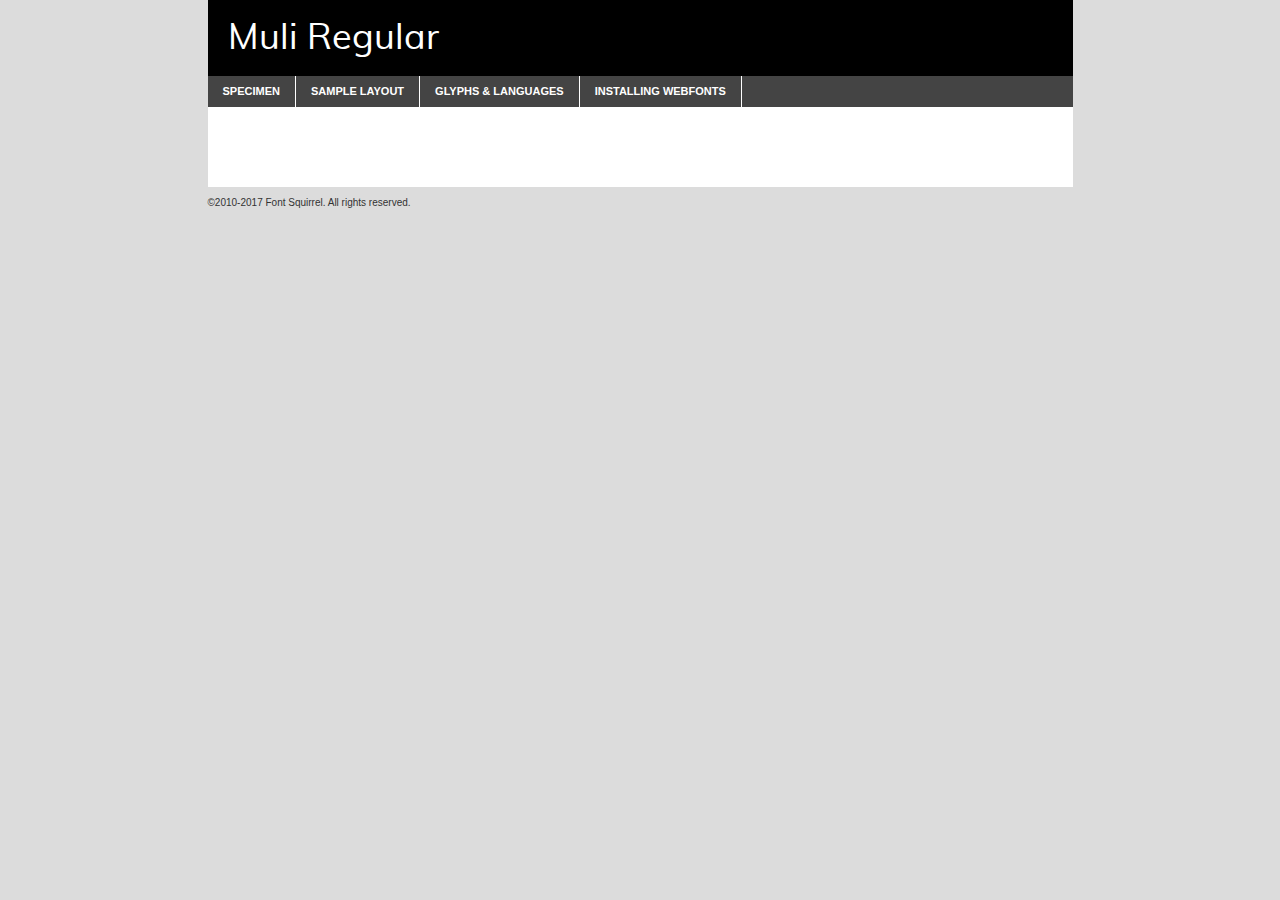
<file: PROJETO09/font/muli-regular-demo.html>
<!DOCTYPE html PUBLIC "-//W3C//DTD XHTML 1.0 Transitional//EN"
	"http://www.w3.org/TR/xhtml1/DTD/xhtml1-transitional.dtd">

<html xmlns="http://www.w3.org/1999/xhtml" xml:lang="en" lang="en">
<head>
	<meta http-equiv="Content-Type" content="text/html; charset=utf-8" />
	<script src="http://ajax.googleapis.com/ajax/libs/jquery/1.7.2/jquery.min.js" type="text/javascript" charset="utf-8"></script>
	<script type="text/javascript">
	(function($){$.fn.easyTabs=function(option){var param=jQuery.extend({fadeSpeed:"fast",defaultContent:1,activeClass:'active'},option);$(this).each(function(){var thisId="#"+this.id;if(param.defaultContent==''){param.defaultContent=1;}
	if(typeof param.defaultContent=="number")
	{var defaultTab=$(thisId+" .tabs li:eq("+(param.defaultContent-1)+") a").attr('href').substr(1);}else{var defaultTab=param.defaultContent;}
	$(thisId+" .tabs li a").each(function(){var tabToHide=$(this).attr('href').substr(1);$("#"+tabToHide).addClass('easytabs-tab-content');});hideAll();changeContent(defaultTab);function hideAll(){$(thisId+" .easytabs-tab-content").hide();}
	function changeContent(tabId){hideAll();$(thisId+" .tabs li").removeClass(param.activeClass);$(thisId+" .tabs li a[href=#"+tabId+"]").closest('li').addClass(param.activeClass);if(param.fadeSpeed!="none")
	{$(thisId+" #"+tabId).fadeIn(param.fadeSpeed);}else{$(thisId+" #"+tabId).show();}}
	$(thisId+" .tabs li").click(function(){var tabId=$(this).find('a').attr('href').substr(1);changeContent(tabId);return false;});});}})(jQuery);
	</script>
	<link rel="stylesheet" href="specimen_files/specimen_stylesheet.css" type="text/css" charset="utf-8" />
	<link rel="stylesheet" href="stylesheet.css" type="text/css" charset="utf-8" />

	<style type="text/css">
					body{
				font-family: 'muliregular';
							}
		</style>

	<title>Muli Regular Specimen</title>
	
	
	<script type="text/javascript" charset="utf-8">
		$(document).ready(function() {
			$('#container').easyTabs({defaultContent:1});
		});
	</script>
</head>

<body>
<div id="container">
	<div id="header">
		Muli Regular	</div>
	<ul class="tabs">
		<li><a href="#specimen">Specimen</a></li>
		<li><a href="#layout">Sample Layout</a></li>
				<li><a href="#glyphs">Glyphs &amp; Languages</a></li>
		<li><a href="#installing">Installing Webfonts</a></li>
		
	</ul>
	
	<div id="main_content">

		
			<div id="specimen">
		
				<div class="section">
					<div class="grid12 firstcol">
						<div class="huge">AaBb</div>
					</div>
				</div>
		
				<div class="section">
					<div class="glyph_range">A&#x200B;B&#x200b;C&#x200b;D&#x200b;E&#x200b;F&#x200b;G&#x200b;H&#x200b;I&#x200b;J&#x200b;K&#x200b;L&#x200b;M&#x200b;N&#x200b;O&#x200b;P&#x200b;Q&#x200b;R&#x200b;S&#x200b;T&#x200b;U&#x200b;V&#x200b;W&#x200b;X&#x200b;Y&#x200b;Z&#x200b;a&#x200b;b&#x200b;c&#x200b;d&#x200b;e&#x200b;f&#x200b;g&#x200b;h&#x200b;i&#x200b;j&#x200b;k&#x200b;l&#x200b;m&#x200b;n&#x200b;o&#x200b;p&#x200b;q&#x200b;r&#x200b;s&#x200b;t&#x200b;u&#x200b;v&#x200b;w&#x200b;x&#x200b;y&#x200b;z&#x200b;1&#x200b;2&#x200b;3&#x200b;4&#x200b;5&#x200b;6&#x200b;7&#x200b;8&#x200b;9&#x200b;0&#x200b;&amp;&#x200b;.&#x200b;,&#x200b;?&#x200b;!&#x200b;&#64;&#x200b;(&#x200b;)&#x200b;#&#x200b;$&#x200b;%&#x200b;*&#x200b;+&#x200b;-&#x200b;=&#x200b;:&#x200b;;</div>
				</div>
				<div class="section">
					<div class="grid12 firstcol">
						<table class="sample_table">
							<tr><td>10</td><td class="size10">abcdefghijklmnopqrstuvwxyzABCDEFGHIJKLMNOPQRSTUVWXYZ0123456789abcdefghijklmnopqrstuvwxyzABCDEFGHIJKLMNOPQRSTUVWXYZ0123456789abcdefghijklmnopqrstuvwxyzABCDEFGHIJKLMNOPQRSTUVWXYZ</td></tr>
							<tr><td>11</td><td class="size11">abcdefghijklmnopqrstuvwxyzABCDEFGHIJKLMNOPQRSTUVWXYZ0123456789abcdefghijklmnopqrstuvwxyzABCDEFGHIJKLMNOPQRSTUVWXYZ0123456789abcdefghijklmnopqrstuvwxyzABCDEFGHIJKLMNOPQRSTUVWXYZ</td></tr>
							<tr><td>12</td><td class="size12">abcdefghijklmnopqrstuvwxyzABCDEFGHIJKLMNOPQRSTUVWXYZ0123456789abcdefghijklmnopqrstuvwxyzABCDEFGHIJKLMNOPQRSTUVWXYZ0123456789abcdefghijklmnopqrstuvwxyzABCDEFGHIJKLMNOPQRSTUVWXYZ</td></tr>
							<tr><td>13</td><td class="size13">abcdefghijklmnopqrstuvwxyzABCDEFGHIJKLMNOPQRSTUVWXYZ0123456789abcdefghijklmnopqrstuvwxyzABCDEFGHIJKLMNOPQRSTUVWXYZ0123456789abcdefghijklmnopqrstuvwxyzABCDEFGHIJKLMNOPQRSTUVWXYZ</td></tr>
							<tr><td>14</td><td class="size14">abcdefghijklmnopqrstuvwxyzABCDEFGHIJKLMNOPQRSTUVWXYZ0123456789abcdefghijklmnopqrstuvwxyzABCDEFGHIJKLMNOPQRSTUVWXYZ0123456789abcdefghijklmnopqrstuvwxyzABCDEFGHIJKLMNOPQRSTUVWXYZ</td></tr>
							<tr><td>16</td><td class="size16">abcdefghijklmnopqrstuvwxyzABCDEFGHIJKLMNOPQRSTUVWXYZ0123456789abcdefghijklmnopqrstuvwxyzABCDEFGHIJKLMNOPQRSTUVWXYZ</td></tr>
							<tr><td>18</td><td class="size18">abcdefghijklmnopqrstuvwxyzABCDEFGHIJKLMNOPQRSTUVWXYZ0123456789abcdefghijklmnopqrstuvwxyzABCDEFGHIJKLMNOPQRSTUVWXYZ</td></tr>
							<tr><td>20</td><td class="size20">abcdefghijklmnopqrstuvwxyzABCDEFGHIJKLMNOPQRSTUVWXYZ0123456789abcdefghijklmnopqrstuvwxyzABCDEFGHIJKLMNOPQRSTUVWXYZ</td></tr>
							<tr><td>24</td><td class="size24">abcdefghijklmnopqrstuvwxyzABCDEFGHIJKLMNOPQRSTUVWXYZ0123456789abcdefghijklmnopqrstuvwxyzABCDEFGHIJKLMNOPQRSTUVWXYZ</td></tr>
							<tr><td>30</td><td class="size30">abcdefghijklmnopqrstuvwxyzABCDEFGHIJKLMNOPQRSTUVWXYZ0123456789abcdefghijklmnopqrstuvwxyzABCDEFGHIJKLMNOPQRSTUVWXYZ</td></tr>
							<tr><td>36</td><td class="size36">abcdefghijklmnopqrstuvwxyzABCDEFGHIJKLMNOPQRSTUVWXYZ0123456789abcdefghijklmnopqrstuvwxyzABCDEFGHIJKLMNOPQRSTUVWXYZ</td></tr>
							<tr><td>48</td><td class="size48">abcdefghijklmnopqrstuvwxyzABCDEFGHIJKLMNOPQRSTUVWXYZ0123456789abcdefghijklmnopqrstuvwxyzABCDEFGHIJKLMNOPQRSTUVWXYZ</td></tr>
							<tr><td>60</td><td class="size60">abcdefghijklmnopqrstuvwxyzABCDEFGHIJKLMNOPQRSTUVWXYZ0123456789abcdefghijklmnopqrstuvwxyzABCDEFGHIJKLMNOPQRSTUVWXYZ</td></tr>
							<tr><td>72</td><td class="size72">abcdefghijklmnopqrstuvwxyzABCDEFGHIJKLMNOPQRSTUVWXYZ0123456789abcdefghijklmnopqrstuvwxyzABCDEFGHIJKLMNOPQRSTUVWXYZ</td></tr>
							<tr><td>90</td><td class="size90">abcdefghijklmnopqrstuvwxyzABCDEFGHIJKLMNOPQRSTUVWXYZ0123456789abcdefghijklmnopqrstuvwxyzABCDEFGHIJKLMNOPQRSTUVWXYZ</td></tr>
						</table>
				
					</div>
			
				</div>
		
		
		
								<div class="section" id="bodycomparison">


										<div id="xheight">
				<div class="fontbody">&#x25FC;&#x25FC;&#x25FC;&#x25FC;&#x25FC;&#x25FC;&#x25FC;&#x25FC;&#x25FC;&#x25FC;&#x25FC;&#x25FC;&#x25FC;&#x25FC;&#x25FC;&#x25FC;&#x25FC;&#x25FC;&#x25FC;&#x25FC;&#x25FC;&#x25FC;&#x25FC;&#x25FC;&#x25FC;&#x25FC;&#x25FC;&#x25FC;&#x25FC;&#x25FC;&#x25FC;&#x25FC;&#x25FC;&#x25FC;&#x25FC;&#x25FC;&#x25FC;&#x25FC;&#x25FC;&#x25FC;&#x25FC;&#x25FC;&#x25FC;&#x25FC;&#x25FC;&#x25FC;&#x25FC;&#x25FC;&#x25FC;&#x25FC;&#x25FC;&#x25FC;&#x25FC;&#x25FC;&#x25FC;&#x25FC;&#x25FC;&#x25FC;&#x25FC;&#x25FC;&#x25FC;&#x25FC;&#x25FC;&#x25FC;&#x25FC;&#x25FC;&#x25FC;&#x25FC;&#x25FC;&#x25FC;&#x25FC;&#x25FC;&#x25FC;&#x25FC;&#x25FC;&#x25FC;&#x25FC;&#x25FC;&#x25FC;&#x25FC;&#x25FC;&#x25FC;&#x25FC;&#x25FC;&#x25FC;&#x25FC;&#x25FC;&#x25FC;&#x25FC;&#x25FC;&#x25FC;&#x25FC;&#x25FC;&#x25FC;&#x25FC;&#x25FC;&#x25FC;&#x25FC;&#x25FC;body</div><div class="arialbody">body</div><div class="verdanabody">body</div><div class="georgiabody">body</div></div>
										<div class="fontbody" style="z-index:1">
											body<span>Muli Regular</span>
										</div>
										<div class="arialbody" style="z-index:1">
											body<span>Arial</span>
										</div>
										<div class="verdanabody" style="z-index:1">
											body<span>Verdana</span>
										</div>
										<div class="georgiabody" style="z-index:1">
											body<span>Georgia</span>
										</div>



								</div>
		
		
				<div class="section psample psample_row1" id="">
					
					<div class="grid2 firstcol">
						<p class="size10"><span>10.</span>Aenean lacinia bibendum nulla sed consectetur. Fusce dapibus, tellus ac cursus commodo, tortor mauris condimentum nibh, ut fermentum massa justo sit amet risus. Nullam id dolor id nibh ultricies vehicula ut id elit. Cum sociis natoque penatibus et magnis dis parturient montes, nascetur ridiculus mus. Nulla vitae elit libero, a pharetra augue.</p>
			
					</div>
					<div class="grid3">
						<p class="size11"><span>11.</span>Aenean lacinia bibendum nulla sed consectetur. Fusce dapibus, tellus ac cursus commodo, tortor mauris condimentum nibh, ut fermentum massa justo sit amet risus. Nullam id dolor id nibh ultricies vehicula ut id elit. Cum sociis natoque penatibus et magnis dis parturient montes, nascetur ridiculus mus. Nulla vitae elit libero, a pharetra augue.</p>
			
					</div>
					<div class="grid3">
						<p class="size12"><span>12.</span>Aenean lacinia bibendum nulla sed consectetur. Fusce dapibus, tellus ac cursus commodo, tortor mauris condimentum nibh, ut fermentum massa justo sit amet risus. Nullam id dolor id nibh ultricies vehicula ut id elit. Cum sociis natoque penatibus et magnis dis parturient montes, nascetur ridiculus mus. Nulla vitae elit libero, a pharetra augue.</p>
			
					</div>
					<div class="grid4">
						<p class="size13"><span>13.</span>Aenean lacinia bibendum nulla sed consectetur. Fusce dapibus, tellus ac cursus commodo, tortor mauris condimentum nibh, ut fermentum massa justo sit amet risus. Nullam id dolor id nibh ultricies vehicula ut id elit. Cum sociis natoque penatibus et magnis dis parturient montes, nascetur ridiculus mus. Nulla vitae elit libero, a pharetra augue.</p>
			
					</div>
					<div class="white_blend"></div>
					
				</div>
				<div class="section psample psample_row2" id="">
					<div class="grid3 firstcol">
						<p class="size14"><span>14.</span>Aenean lacinia bibendum nulla sed consectetur. Fusce dapibus, tellus ac cursus commodo, tortor mauris condimentum nibh, ut fermentum massa justo sit amet risus. Nullam id dolor id nibh ultricies vehicula ut id elit. Cum sociis natoque penatibus et magnis dis parturient montes, nascetur ridiculus mus. Nulla vitae elit libero, a pharetra augue.</p>
			
					</div>
					<div class="grid4">
						<p class="size16"><span>16.</span>Aenean lacinia bibendum nulla sed consectetur. Fusce dapibus, tellus ac cursus commodo, tortor mauris condimentum nibh, ut fermentum massa justo sit amet risus. Nullam id dolor id nibh ultricies vehicula ut id elit. Cum sociis natoque penatibus et magnis dis parturient montes, nascetur ridiculus mus. Nulla vitae elit libero, a pharetra augue.</p>
			
					</div>
					<div class="grid5">
						<p class="size18"><span>18.</span>Aenean lacinia bibendum nulla sed consectetur. Fusce dapibus, tellus ac cursus commodo, tortor mauris condimentum nibh, ut fermentum massa justo sit amet risus. Nullam id dolor id nibh ultricies vehicula ut id elit. Cum sociis natoque penatibus et magnis dis parturient montes, nascetur ridiculus mus. Nulla vitae elit libero, a pharetra augue.</p>
			
					</div>

					<div class="white_blend"></div>

				</div>
				
				<div class="section psample psample_row3" id="">
					<div class="grid5 firstcol">
						<p class="size20"><span>20.</span>Aenean lacinia bibendum nulla sed consectetur. Fusce dapibus, tellus ac cursus commodo, tortor mauris condimentum nibh, ut fermentum massa justo sit amet risus. Nullam id dolor id nibh ultricies vehicula ut id elit. Cum sociis natoque penatibus et magnis dis parturient montes, nascetur ridiculus mus. Nulla vitae elit libero, a pharetra augue.</p>
					</div>
					<div class="grid7">
						<p class="size24"><span>24.</span>Aenean lacinia bibendum nulla sed consectetur. Fusce dapibus, tellus ac cursus commodo, tortor mauris condimentum nibh, ut fermentum massa justo sit amet risus. Nullam id dolor id nibh ultricies vehicula ut id elit. Cum sociis natoque penatibus et magnis dis parturient montes, nascetur ridiculus mus. Nulla vitae elit libero, a pharetra augue.</p>
					</div>
					
					<div class="white_blend"></div>
					
				</div>
				
				<div class="section psample psample_row4" id="">
					<div class="grid12 firstcol">
						<p class="size30"><span>30.</span>Aenean lacinia bibendum nulla sed consectetur. Fusce dapibus, tellus ac cursus commodo, tortor mauris condimentum nibh, ut fermentum massa justo sit amet risus. Nullam id dolor id nibh ultricies vehicula ut id elit. Cum sociis natoque penatibus et magnis dis parturient montes, nascetur ridiculus mus. Nulla vitae elit libero, a pharetra augue.</p>
					</div>
					<div class="white_blend"></div>
					
				</div>
				
				
				
				<div class="section psample psample_row1 fullreverse">
					<div class="grid2 firstcol">
						<p class="size10"><span>10.</span>Aenean lacinia bibendum nulla sed consectetur. Fusce dapibus, tellus ac cursus commodo, tortor mauris condimentum nibh, ut fermentum massa justo sit amet risus. Nullam id dolor id nibh ultricies vehicula ut id elit. Cum sociis natoque penatibus et magnis dis parturient montes, nascetur ridiculus mus. Nulla vitae elit libero, a pharetra augue.</p>
			
					</div>
					<div class="grid3">
						<p class="size11"><span>11.</span>Aenean lacinia bibendum nulla sed consectetur. Fusce dapibus, tellus ac cursus commodo, tortor mauris condimentum nibh, ut fermentum massa justo sit amet risus. Nullam id dolor id nibh ultricies vehicula ut id elit. Cum sociis natoque penatibus et magnis dis parturient montes, nascetur ridiculus mus. Nulla vitae elit libero, a pharetra augue.</p>
			
					</div>
					<div class="grid3">
						<p class="size12"><span>12.</span>Aenean lacinia bibendum nulla sed consectetur. Fusce dapibus, tellus ac cursus commodo, tortor mauris condimentum nibh, ut fermentum massa justo sit amet risus. Nullam id dolor id nibh ultricies vehicula ut id elit. Cum sociis natoque penatibus et magnis dis parturient montes, nascetur ridiculus mus. Nulla vitae elit libero, a pharetra augue.</p>
			
					</div>
					<div class="grid4">
						<p class="size13"><span>13.</span>Aenean lacinia bibendum nulla sed consectetur. Fusce dapibus, tellus ac cursus commodo, tortor mauris condimentum nibh, ut fermentum massa justo sit amet risus. Nullam id dolor id nibh ultricies vehicula ut id elit. Cum sociis natoque penatibus et magnis dis parturient montes, nascetur ridiculus mus. Nulla vitae elit libero, a pharetra augue.</p>
			
					</div>
					<div class="black_blend"></div>
					
				</div>
				
				<div class="section psample psample_row2 fullreverse">
					<div class="grid3 firstcol">
						<p class="size14"><span>14.</span>Aenean lacinia bibendum nulla sed consectetur. Fusce dapibus, tellus ac cursus commodo, tortor mauris condimentum nibh, ut fermentum massa justo sit amet risus. Nullam id dolor id nibh ultricies vehicula ut id elit. Cum sociis natoque penatibus et magnis dis parturient montes, nascetur ridiculus mus. Nulla vitae elit libero, a pharetra augue.</p>
			
					</div>
					<div class="grid4">
						<p class="size16"><span>16.</span>Aenean lacinia bibendum nulla sed consectetur. Fusce dapibus, tellus ac cursus commodo, tortor mauris condimentum nibh, ut fermentum massa justo sit amet risus. Nullam id dolor id nibh ultricies vehicula ut id elit. Cum sociis natoque penatibus et magnis dis parturient montes, nascetur ridiculus mus. Nulla vitae elit libero, a pharetra augue.</p>
			
					</div>
					<div class="grid5">
						<p class="size18"><span>18.</span>Aenean lacinia bibendum nulla sed consectetur. Fusce dapibus, tellus ac cursus commodo, tortor mauris condimentum nibh, ut fermentum massa justo sit amet risus. Nullam id dolor id nibh ultricies vehicula ut id elit. Cum sociis natoque penatibus et magnis dis parturient montes, nascetur ridiculus mus. Nulla vitae elit libero, a pharetra augue.</p>
			
					</div>
					<div class="black_blend"></div>

				</div>
				
				<div class="section psample fullreverse psample_row3" id="">
					<div class="grid5 firstcol">
						<p class="size20"><span>20.</span>Aenean lacinia bibendum nulla sed consectetur. Fusce dapibus, tellus ac cursus commodo, tortor mauris condimentum nibh, ut fermentum massa justo sit amet risus. Nullam id dolor id nibh ultricies vehicula ut id elit. Cum sociis natoque penatibus et magnis dis parturient montes, nascetur ridiculus mus. Nulla vitae elit libero, a pharetra augue.</p>
					</div>
					<div class="grid7">
						<p class="size24"><span>24.</span>Aenean lacinia bibendum nulla sed consectetur. Fusce dapibus, tellus ac cursus commodo, tortor mauris condimentum nibh, ut fermentum massa justo sit amet risus. Nullam id dolor id nibh ultricies vehicula ut id elit. Cum sociis natoque penatibus et magnis dis parturient montes, nascetur ridiculus mus. Nulla vitae elit libero, a pharetra augue.</p>
					</div>
					
					<div class="black_blend"></div>
					
				</div>
				
				<div class="section psample fullreverse psample_row4" id="" style="border-bottom: 20px #000 solid;">
					<div class="grid12 firstcol">
						<p class="size30"><span>30.</span>Aenean lacinia bibendum nulla sed consectetur. Fusce dapibus, tellus ac cursus commodo, tortor mauris condimentum nibh, ut fermentum massa justo sit amet risus. Nullam id dolor id nibh ultricies vehicula ut id elit. Cum sociis natoque penatibus et magnis dis parturient montes, nascetur ridiculus mus. Nulla vitae elit libero, a pharetra augue.</p>
					</div>
					<div class="black_blend"></div>
					
				</div>
				
				
				
				
			</div>
			
			<div id="layout">
				
				<div class="section">
					
					<div class="grid12 firstcol">
						<h1>Lorem Ipsum Dolor</h1>
						<h2>Etiam porta sem malesuada magna mollis euismod</h2>
						
						<p class="byline">By <a href="#link">Aenean Lacinia</a></p>
					</div>
				</div>
				<div class="section">
					<div class="grid8 firstcol">
						<p class="large">Donec sed odio dui. Morbi leo risus, porta ac consectetur ac, vestibulum at eros. Fusce dapibus, tellus ac cursus commodo, tortor mauris condimentum nibh, ut fermentum massa justo sit amet risus. </p>

						
						<h3>Pellentesque ornare sem</h3>

						<p>Maecenas sed diam eget risus varius blandit sit amet non magna. Maecenas faucibus mollis interdum. Donec ullamcorper nulla non metus auctor fringilla. Nullam id dolor id nibh ultricies vehicula ut id elit. Nullam id dolor id nibh ultricies vehicula ut id elit. </p>

						<p>Aenean eu leo quam. Pellentesque ornare sem lacinia quam venenatis vestibulum. Lorem ipsum dolor sit amet, consectetur adipiscing elit. Cum sociis natoque penatibus et magnis dis parturient montes, nascetur ridiculus mus. </p>

						<p>Nulla vitae elit libero, a pharetra augue. Praesent commodo cursus magna, vel scelerisque nisl consectetur et. Aenean lacinia bibendum nulla sed consectetur. </p>

						<p>Nullam quis risus eget urna mollis ornare vel eu leo. Nullam quis risus eget urna mollis ornare vel eu leo. Maecenas sed diam eget risus varius blandit sit amet non magna. Donec ullamcorper nulla non metus auctor fringilla. </p>

						<h3>Cras mattis consectetur</h3>

						<p>Aenean eu leo quam. Pellentesque ornare sem lacinia quam venenatis vestibulum. Aenean lacinia bibendum nulla sed consectetur. Integer posuere erat a ante venenatis dapibus posuere velit aliquet. Cras mattis consectetur purus sit amet fermentum. </p>

						<p>Nullam id dolor id nibh ultricies vehicula ut id elit. Nullam quis risus eget urna mollis ornare vel eu leo. Cras mattis consectetur purus sit amet fermentum.</p>
					</div>
					
					<div class="grid4 sidebar">
						
						<div class="box reverse">
							<p class="last">Nullam quis risus eget urna mollis ornare vel eu leo. Donec ullamcorper nulla non metus auctor fringilla. Cras mattis consectetur purus sit amet fermentum. Sed posuere consectetur est at lobortis. Lorem ipsum dolor sit amet, consectetur adipiscing elit. </p>
						</div>
						
						<p class="caption">Maecenas sed diam eget risus varius.</p>

						<p>Vestibulum id ligula porta felis euismod semper. Integer posuere erat a ante venenatis dapibus posuere velit aliquet. Vestibulum id ligula porta felis euismod semper. Sed posuere consectetur est at lobortis. Maecenas sed diam eget risus varius blandit sit amet non magna. Fusce dapibus, tellus ac cursus commodo, tortor mauris condimentum nibh, ut fermentum massa justo sit amet risus. </p>

					

						<p>Duis mollis, est non commodo luctus, nisi erat porttitor ligula, eget lacinia odio sem nec elit. Aenean lacinia bibendum nulla sed consectetur. Vivamus sagittis lacus vel augue laoreet rutrum faucibus dolor auctor. Aenean lacinia bibendum nulla sed consectetur. Nullam quis risus eget urna mollis ornare vel eu leo. </p>

						<p>Praesent commodo cursus magna, vel scelerisque nisl consectetur et. Donec ullamcorper nulla non metus auctor fringilla. Maecenas faucibus mollis interdum. Fusce dapibus, tellus ac cursus commodo, tortor mauris condimentum nibh, ut fermentum massa justo sit amet risus. </p>

					</div>
				</div>
				
			</div>


			



		<div id="glyphs">
			<div class="section">
				<div class="grid12 firstcol">
			
				<h1>Language Support</h1>
				<p>The subset of Muli Regular in this kit supports the following languages:<br />
			
					Albanian, Basque, Breton, Chamorro, Danish, Dutch, English, Faroese, Finnish, French, Frisian, Galician, German, Icelandic, Italian, Malagasy, Norwegian, Portuguese, Spanish, Alsatian, Aragonese, Arapaho, Arrernte, Asturian, Aymara, Bislama, Cebuano, Corsican, Fijian, French_creole, Genoese, Gilbertese, Greenlandic, Haitian_creole, Hiligaynon, Hmong, Hopi, Ibanag, Iloko_ilokano, Indonesian, Interglossa_glosa, Interlingua, Irish_gaelic, Jerriais, Lojban, Lombard, Luxembourgeois, Manx, Mohawk, Norfolk_pitcairnese, Occitan, Oromo, Pangasinan, Papiamento, Piedmontese, Potawatomi, Rhaeto-romance, Romansh, Rotokas, Sami_lule, Samoan, Sardinian, Scots_gaelic, Seychelles_creole, Shona, Sicilian, Somali, Southern_ndebele, Swahili, Swati_swazi, Tagalog_filipino_pilipino, Tetum, Tok_pisin, Uyghur_latinized, Volapuk, Walloon, Warlpiri, Xhosa, Yapese, Zulu, Latinbasic, Ubasic, Demo				</p>
				<h1>Glyph Chart</h1>
				<p>The subset of Muli Regular in this kit includes all the glyphs listed below. Unicode entities are included above each glyph to help you insert individual characters into your layout.</p>
				<div id="glyph_chart">
			
																														 <div><p>&amp;#13;</p>&#13;</div>
																				 <div><p>&amp;#32;</p>&#32;</div>
																				 <div><p>&amp;#33;</p>&#33;</div>
																				 <div><p>&amp;#34;</p>&#34;</div>
																				 <div><p>&amp;#35;</p>&#35;</div>
																				 <div><p>&amp;#36;</p>&#36;</div>
																				 <div><p>&amp;#37;</p>&#37;</div>
																				 <div><p>&amp;#38;</p>&#38;</div>
																				 <div><p>&amp;#39;</p>&#39;</div>
																				 <div><p>&amp;#40;</p>&#40;</div>
																				 <div><p>&amp;#41;</p>&#41;</div>
																				 <div><p>&amp;#42;</p>&#42;</div>
																				 <div><p>&amp;#43;</p>&#43;</div>
																				 <div><p>&amp;#44;</p>&#44;</div>
																				 <div><p>&amp;#45;</p>&#45;</div>
																				 <div><p>&amp;#46;</p>&#46;</div>
																				 <div><p>&amp;#47;</p>&#47;</div>
																				 <div><p>&amp;#48;</p>&#48;</div>
																				 <div><p>&amp;#49;</p>&#49;</div>
																				 <div><p>&amp;#50;</p>&#50;</div>
																				 <div><p>&amp;#51;</p>&#51;</div>
																				 <div><p>&amp;#52;</p>&#52;</div>
																				 <div><p>&amp;#53;</p>&#53;</div>
																				 <div><p>&amp;#54;</p>&#54;</div>
																				 <div><p>&amp;#55;</p>&#55;</div>
																				 <div><p>&amp;#56;</p>&#56;</div>
																				 <div><p>&amp;#57;</p>&#57;</div>
																				 <div><p>&amp;#58;</p>&#58;</div>
																				 <div><p>&amp;#59;</p>&#59;</div>
																				 <div><p>&amp;#60;</p>&#60;</div>
																				 <div><p>&amp;#61;</p>&#61;</div>
																				 <div><p>&amp;#62;</p>&#62;</div>
																				 <div><p>&amp;#63;</p>&#63;</div>
																				 <div><p>&amp;#64;</p>&#64;</div>
																				 <div><p>&amp;#65;</p>&#65;</div>
																				 <div><p>&amp;#66;</p>&#66;</div>
																				 <div><p>&amp;#67;</p>&#67;</div>
																				 <div><p>&amp;#68;</p>&#68;</div>
																				 <div><p>&amp;#69;</p>&#69;</div>
																				 <div><p>&amp;#70;</p>&#70;</div>
																				 <div><p>&amp;#71;</p>&#71;</div>
																				 <div><p>&amp;#72;</p>&#72;</div>
																				 <div><p>&amp;#73;</p>&#73;</div>
																				 <div><p>&amp;#74;</p>&#74;</div>
																				 <div><p>&amp;#75;</p>&#75;</div>
																				 <div><p>&amp;#76;</p>&#76;</div>
																				 <div><p>&amp;#77;</p>&#77;</div>
																				 <div><p>&amp;#78;</p>&#78;</div>
																				 <div><p>&amp;#79;</p>&#79;</div>
																				 <div><p>&amp;#80;</p>&#80;</div>
																				 <div><p>&amp;#81;</p>&#81;</div>
																				 <div><p>&amp;#82;</p>&#82;</div>
																				 <div><p>&amp;#83;</p>&#83;</div>
																				 <div><p>&amp;#84;</p>&#84;</div>
																				 <div><p>&amp;#85;</p>&#85;</div>
																				 <div><p>&amp;#86;</p>&#86;</div>
																				 <div><p>&amp;#87;</p>&#87;</div>
																				 <div><p>&amp;#88;</p>&#88;</div>
																				 <div><p>&amp;#89;</p>&#89;</div>
																				 <div><p>&amp;#90;</p>&#90;</div>
																				 <div><p>&amp;#91;</p>&#91;</div>
																				 <div><p>&amp;#92;</p>&#92;</div>
																				 <div><p>&amp;#93;</p>&#93;</div>
																				 <div><p>&amp;#94;</p>&#94;</div>
																				 <div><p>&amp;#95;</p>&#95;</div>
																				 <div><p>&amp;#96;</p>&#96;</div>
																				 <div><p>&amp;#97;</p>&#97;</div>
																				 <div><p>&amp;#98;</p>&#98;</div>
																				 <div><p>&amp;#99;</p>&#99;</div>
																				 <div><p>&amp;#100;</p>&#100;</div>
																				 <div><p>&amp;#101;</p>&#101;</div>
																				 <div><p>&amp;#102;</p>&#102;</div>
																				 <div><p>&amp;#103;</p>&#103;</div>
																				 <div><p>&amp;#104;</p>&#104;</div>
																				 <div><p>&amp;#105;</p>&#105;</div>
																				 <div><p>&amp;#106;</p>&#106;</div>
																				 <div><p>&amp;#107;</p>&#107;</div>
																				 <div><p>&amp;#108;</p>&#108;</div>
																				 <div><p>&amp;#109;</p>&#109;</div>
																				 <div><p>&amp;#110;</p>&#110;</div>
																				 <div><p>&amp;#111;</p>&#111;</div>
																				 <div><p>&amp;#112;</p>&#112;</div>
																				 <div><p>&amp;#113;</p>&#113;</div>
																				 <div><p>&amp;#114;</p>&#114;</div>
																				 <div><p>&amp;#115;</p>&#115;</div>
																				 <div><p>&amp;#116;</p>&#116;</div>
																				 <div><p>&amp;#117;</p>&#117;</div>
																				 <div><p>&amp;#118;</p>&#118;</div>
																				 <div><p>&amp;#119;</p>&#119;</div>
																				 <div><p>&amp;#120;</p>&#120;</div>
																				 <div><p>&amp;#121;</p>&#121;</div>
																				 <div><p>&amp;#122;</p>&#122;</div>
																				 <div><p>&amp;#123;</p>&#123;</div>
																				 <div><p>&amp;#124;</p>&#124;</div>
																				 <div><p>&amp;#125;</p>&#125;</div>
																				 <div><p>&amp;#126;</p>&#126;</div>
																				 <div><p>&amp;#160;</p>&#160;</div>
																				 <div><p>&amp;#161;</p>&#161;</div>
																				 <div><p>&amp;#162;</p>&#162;</div>
																				 <div><p>&amp;#163;</p>&#163;</div>
																				 <div><p>&amp;#164;</p>&#164;</div>
																				 <div><p>&amp;#165;</p>&#165;</div>
																				 <div><p>&amp;#166;</p>&#166;</div>
																				 <div><p>&amp;#167;</p>&#167;</div>
																				 <div><p>&amp;#168;</p>&#168;</div>
																				 <div><p>&amp;#169;</p>&#169;</div>
																				 <div><p>&amp;#170;</p>&#170;</div>
																				 <div><p>&amp;#171;</p>&#171;</div>
																				 <div><p>&amp;#172;</p>&#172;</div>
																				 <div><p>&amp;#173;</p>&#173;</div>
																				 <div><p>&amp;#174;</p>&#174;</div>
																				 <div><p>&amp;#175;</p>&#175;</div>
																				 <div><p>&amp;#176;</p>&#176;</div>
																				 <div><p>&amp;#177;</p>&#177;</div>
																				 <div><p>&amp;#178;</p>&#178;</div>
																				 <div><p>&amp;#179;</p>&#179;</div>
																				 <div><p>&amp;#180;</p>&#180;</div>
																				 <div><p>&amp;#181;</p>&#181;</div>
																				 <div><p>&amp;#182;</p>&#182;</div>
																				 <div><p>&amp;#183;</p>&#183;</div>
																				 <div><p>&amp;#184;</p>&#184;</div>
																				 <div><p>&amp;#185;</p>&#185;</div>
																				 <div><p>&amp;#186;</p>&#186;</div>
																				 <div><p>&amp;#187;</p>&#187;</div>
																				 <div><p>&amp;#188;</p>&#188;</div>
																				 <div><p>&amp;#189;</p>&#189;</div>
																				 <div><p>&amp;#190;</p>&#190;</div>
																				 <div><p>&amp;#191;</p>&#191;</div>
																				 <div><p>&amp;#192;</p>&#192;</div>
																				 <div><p>&amp;#193;</p>&#193;</div>
																				 <div><p>&amp;#194;</p>&#194;</div>
																				 <div><p>&amp;#195;</p>&#195;</div>
																				 <div><p>&amp;#196;</p>&#196;</div>
																				 <div><p>&amp;#197;</p>&#197;</div>
																				 <div><p>&amp;#198;</p>&#198;</div>
																				 <div><p>&amp;#199;</p>&#199;</div>
																				 <div><p>&amp;#200;</p>&#200;</div>
																				 <div><p>&amp;#201;</p>&#201;</div>
																				 <div><p>&amp;#202;</p>&#202;</div>
																				 <div><p>&amp;#203;</p>&#203;</div>
																				 <div><p>&amp;#204;</p>&#204;</div>
																				 <div><p>&amp;#205;</p>&#205;</div>
																				 <div><p>&amp;#206;</p>&#206;</div>
																				 <div><p>&amp;#207;</p>&#207;</div>
																				 <div><p>&amp;#208;</p>&#208;</div>
																				 <div><p>&amp;#209;</p>&#209;</div>
																				 <div><p>&amp;#210;</p>&#210;</div>
																				 <div><p>&amp;#211;</p>&#211;</div>
																				 <div><p>&amp;#212;</p>&#212;</div>
																				 <div><p>&amp;#213;</p>&#213;</div>
																				 <div><p>&amp;#214;</p>&#214;</div>
																				 <div><p>&amp;#215;</p>&#215;</div>
																				 <div><p>&amp;#216;</p>&#216;</div>
																				 <div><p>&amp;#217;</p>&#217;</div>
																				 <div><p>&amp;#218;</p>&#218;</div>
																				 <div><p>&amp;#219;</p>&#219;</div>
																				 <div><p>&amp;#220;</p>&#220;</div>
																				 <div><p>&amp;#221;</p>&#221;</div>
																				 <div><p>&amp;#222;</p>&#222;</div>
																				 <div><p>&amp;#223;</p>&#223;</div>
																				 <div><p>&amp;#224;</p>&#224;</div>
																				 <div><p>&amp;#225;</p>&#225;</div>
																				 <div><p>&amp;#226;</p>&#226;</div>
																				 <div><p>&amp;#227;</p>&#227;</div>
																				 <div><p>&amp;#228;</p>&#228;</div>
																				 <div><p>&amp;#229;</p>&#229;</div>
																				 <div><p>&amp;#230;</p>&#230;</div>
																				 <div><p>&amp;#231;</p>&#231;</div>
																				 <div><p>&amp;#232;</p>&#232;</div>
																				 <div><p>&amp;#233;</p>&#233;</div>
																				 <div><p>&amp;#234;</p>&#234;</div>
																				 <div><p>&amp;#235;</p>&#235;</div>
																				 <div><p>&amp;#236;</p>&#236;</div>
																				 <div><p>&amp;#237;</p>&#237;</div>
																				 <div><p>&amp;#238;</p>&#238;</div>
																				 <div><p>&amp;#239;</p>&#239;</div>
																				 <div><p>&amp;#240;</p>&#240;</div>
																				 <div><p>&amp;#241;</p>&#241;</div>
																				 <div><p>&amp;#242;</p>&#242;</div>
																				 <div><p>&amp;#243;</p>&#243;</div>
																				 <div><p>&amp;#244;</p>&#244;</div>
																				 <div><p>&amp;#245;</p>&#245;</div>
																				 <div><p>&amp;#246;</p>&#246;</div>
																				 <div><p>&amp;#247;</p>&#247;</div>
																				 <div><p>&amp;#248;</p>&#248;</div>
																				 <div><p>&amp;#249;</p>&#249;</div>
																				 <div><p>&amp;#250;</p>&#250;</div>
																				 <div><p>&amp;#251;</p>&#251;</div>
																				 <div><p>&amp;#252;</p>&#252;</div>
																				 <div><p>&amp;#253;</p>&#253;</div>
																				 <div><p>&amp;#254;</p>&#254;</div>
																				 <div><p>&amp;#255;</p>&#255;</div>
																				 <div><p>&amp;#338;</p>&#338;</div>
																				 <div><p>&amp;#339;</p>&#339;</div>
																				 <div><p>&amp;#376;</p>&#376;</div>
																				 <div><p>&amp;#710;</p>&#710;</div>
																				 <div><p>&amp;#732;</p>&#732;</div>
																				 <div><p>&amp;#8192;</p>&#8192;</div>
																				 <div><p>&amp;#8193;</p>&#8193;</div>
																				 <div><p>&amp;#8194;</p>&#8194;</div>
																				 <div><p>&amp;#8195;</p>&#8195;</div>
																				 <div><p>&amp;#8196;</p>&#8196;</div>
																				 <div><p>&amp;#8197;</p>&#8197;</div>
																				 <div><p>&amp;#8198;</p>&#8198;</div>
																				 <div><p>&amp;#8199;</p>&#8199;</div>
																				 <div><p>&amp;#8200;</p>&#8200;</div>
																				 <div><p>&amp;#8201;</p>&#8201;</div>
																				 <div><p>&amp;#8202;</p>&#8202;</div>
																				 <div><p>&amp;#8208;</p>&#8208;</div>
																				 <div><p>&amp;#8209;</p>&#8209;</div>
																				 <div><p>&amp;#8210;</p>&#8210;</div>
																				 <div><p>&amp;#8211;</p>&#8211;</div>
																				 <div><p>&amp;#8212;</p>&#8212;</div>
																				 <div><p>&amp;#8216;</p>&#8216;</div>
																				 <div><p>&amp;#8217;</p>&#8217;</div>
																				 <div><p>&amp;#8218;</p>&#8218;</div>
																				 <div><p>&amp;#8220;</p>&#8220;</div>
																				 <div><p>&amp;#8221;</p>&#8221;</div>
																				 <div><p>&amp;#8222;</p>&#8222;</div>
																				 <div><p>&amp;#8226;</p>&#8226;</div>
																				 <div><p>&amp;#8230;</p>&#8230;</div>
																				 <div><p>&amp;#8239;</p>&#8239;</div>
																				 <div><p>&amp;#8249;</p>&#8249;</div>
																				 <div><p>&amp;#8250;</p>&#8250;</div>
																				 <div><p>&amp;#8287;</p>&#8287;</div>
																				 <div><p>&amp;#8364;</p>&#8364;</div>
																				 <div><p>&amp;#8482;</p>&#8482;</div>
																				 <div><p>&amp;#9724;</p>&#9724;</div>
																				 <div><p>&amp;#64257;</p>&#64257;</div>
																				 <div><p>&amp;#64258;</p>&#64258;</div>
																																						</div>	
				</div>
		
		
			</div>
		</div>
		
		
		<div id="specs">
			
		</div>
	
		<div id="installing">
			<div class="section">
				<div class="grid7 firstcol">
					<h1>Installing Webfonts</h1>
					
					<p>Webfonts are supported by all major browser platforms but not all in the same way. There are currently four different font formats that must be included in order to target all browsers. This includes TTF, WOFF, EOT and SVG.</p>
					
					<h2>1. Upload your webfonts</h2>
					<p>You must upload your webfont kit to your website. They should be in or near the same directory as your CSS files.</p>
					
					<h2>2. Include the webfont stylesheet</h2>
					<p>A special CSS @font-face declaration helps the various browsers select the appropriate font it needs without causing you a bunch of headaches. Learn more about this syntax by reading the <a href="https://www.fontspring.com/blog/further-hardening-of-the-bulletproof-syntax">Fontspring blog post</a> about it. The code for it is as follows:</p>


<code>
@font-face{ 
	font-family: 'MyWebFont';
	src: url('WebFont.eot');
	src: url('WebFont.eot?#iefix') format('embedded-opentype'),
	     url('WebFont.woff') format('woff'),
	     url('WebFont.ttf') format('truetype'),
	     url('WebFont.svg#webfont') format('svg');
}
</code>

	<p>We've already gone ahead and generated the code for you. All you have to do is link to the stylesheet in your HTML, like this:</p>
	<code>&lt;link rel=&quot;stylesheet&quot; href=&quot;stylesheet.css&quot; type=&quot;text/css&quot; charset=&quot;utf-8&quot; /&gt;</code>

					<h2>3. Modify your own stylesheet</h2>
					<p>To take advantage of your new fonts, you must tell your stylesheet to use them. Look at the original @font-face declaration above and find the property called "font-family." The name linked there will be what you use to reference the font. Prepend that webfont name to the font stack in the "font-family" property, inside the selector you want to change. For example:</p>
<code>p { font-family: 'WebFont', Arial, sans-serif; }</code>

<h2>4. Test</h2>
<p>Getting webfonts to work cross-browser <em>can</em> be tricky. Use the information in the sidebar to help you if you find that fonts aren't loading in a particular browser.</p>
				</div>
				
				<div class="grid5 sidebar">
					<div class="box">
						<h2>Troubleshooting<br />Font-Face Problems</h2>
						<p>Having trouble getting your webfonts to load in your new website? Here are some tips to sort out what might be the problem.</p>

						<h3>Fonts not showing in any browser</h3>

						<p>This sounds like you need to work on the plumbing. You either did not upload the fonts to the correct directory, or you did not link the fonts properly in the CSS. If you've confirmed that all this is correct and you still have a problem, take a look at your .htaccess file and see if requests are getting intercepted.</p>

						<h3>Fonts not loading in iPhone or iPad</h3>

						<p>The most common problem here is that you are serving the fonts from an IIS server. IIS refuses to serve files that have unknown MIME types. If that is the case, you must set the MIME type for SVG to "image/svg+xml" in the server settings. Follow these instructions from Microsoft if you need help.</p>

						<h3>Fonts not loading in Firefox</h3>

						<p>The primary reason for this failure? You are still using a version Firefox older than 3.5. So upgrade already! If that isn't it, then you are very likely serving fonts from a different domain. Firefox requires that all font assets be served from the same domain. Lastly it is possible that you need to add WOFF to your list of MIME types (if you are serving via IIS.)</p>

						<h3>Fonts not loading in IE</h3>

						<p>Are you looking at Internet Explorer on an actual Windows machine or are you cheating by using a service like Adobe BrowserLab? Many of these screenshot services do not render @font-face for IE. Best to test it on a real machine.</p>

						<h3>Fonts not loading in IE9</h3>

						<p>IE9, like Firefox, requires that fonts be served from the same domain as the website. Make sure that is the case.</p>
					</div>
				</div>
			</div>
			
		</div>
	
	</div>
	<div id="footer">
		<p>&copy;2010-2017 Font Squirrel. All rights reserved.</p>
	</div>
</div>
</body>
</html>
</file>
<file: PROJETO01/css/estilo.css>
body{
    background-color: #ecf0f1;
    font-family: Arial, sans-serif;
    
}

ul{
    list-style: none;
    color: #fff;
    width: 300px;
}

li{
    background-color: #9b59b6;
    width: 300px;
    margin-bottom: 12px;
    padding: 12px;
}

ul h1{
    color: black;
    margin-bottom: 0px;
    text-align: center;
}

ul h3{
    color: black;
    margin-top: 0px;
    text-align: center;
}
</file>
<file: PROJETO02/css/estilo.css>
/* Pegando a fonte do Google Fontes */

@import url('https://fonts.googleapis.com/css?family=Open+Sans');

/* Formatação do body */
body{
    background-color: #E6E6E6;
    font-family: 'open-sans', sans-serif;
    font-size: 14px;
}
    
    div.info{
        width: 302px;
        background-color: #fff;
        border-radius: 0 0 2px 2px;
        padding-bottom: 15px;
        margin:0px auto 50px auto;
    }

    div.info img{
        width: 302px;
        height: 168px; 
        border-radius: 2px 2px 0px 0px ;

    }

    h3{
        opacity: 0.8;
        text-transform: uppercase;
        font-size: 14px;
        padding: 0px 10px;
    }

    h3 small{
        font-size: 11px;
        opacity:0.4;
        margin-left: 10px;
    }

    p{
        text-align: justify;
        padding: 0px 10px;
       
    }

    p.p1{
        
        font-weight: bolder;
        font-size: 16px;
    }

    p.p1 a{
        text-decoration: none;
        color: #b5000d;
    }

    p.p2{
        color: #333333;
        opacity:0.7;
    }

/* link: http://bit.ly/pm-proj002-noticia */
</file>
<file: PROJETO03/css/estilo.css>
/* Formatando o projeto de login */
@import url('https://fonts.googleapis.com/css?family=Roboto');
 
body{
    background-color: #745cc1;
    font-family: 'roboto', sans-serif;
}

 div#pagina-login{
     display: block;
    width: 375px;
    height: 667px;
    background-color: #745cc1;
    margin-left: 485px;
}

form{
    margin-top: 90px;
    
}

div#pagina-login p{
    text-align: center;
}

button#login{
    background-color: white;
    width: 247px;
    height: 50px;
    border-radius: 40px;
    font-size: 18px;
    border-style: none;
    font-weight: bold;
    color: rgba(0, 0, 0, 0.690);
    box-shadow: 2px 2px 2px rgba(0, 0, 0, 0.445);
}

a#esqsenha{
    color: white;
    text-decoration: none;

}

input.caixat{
color: white;
background: transparent;    
border-top-style: none;
border-left-style:none;
border-right-style:none;
width:247px ;
height: 21px;
margin-bottom: 59px;



}

::-webkit-input-placeholder{
    color: white;
    margin-bottom: -50px;
    font-size: 18px;
    font-family: 'Roboto', sans-serif;
    font-weight: 300;
    opacity: 0.8;
}

img#locker{
    margin: 80px 150px 0px 145px;
    width: 90px;
    height: 90px;
}

img#locker2{
    margin: -114px 150px 0px 130px;
    width: 120px;
    height: 125px;
    position: absolute;
}
</file>
<file: PROJETO05/css/estilo.css>
@import url('https://fonts.googleapis.com/css?family=Roboto');

body{
    font-family: 'Roboto' , sans-serif;
    background-color: #9b9b9b;
}

table{
    background-color: #fff;
    margin:95px auto 90px auto;
    border-collapse: collapse;
}
 


thead tr#tr1 td{
    font-weight: bold;
    font-size: 20px;
    padding: 24px 28px;

}

thead tr#tr2 td{
    font-size: 14px;
    font-weight: bold;
    border-bottom: 1px rgba(128, 128, 128, 0.570) solid;
    padding: 16px 0px ;

}


thead td span.span2{
    margin-top: -11px;
    position: absolute;
    padding-right: 70px;
}

thead tr#tr2 td.column2{
    padding-left: 40px;
    padding-right: 60px;
}

tbody td.column2{
    padding-left: 40px;
    padding-right: 60px;
}

tbody td span.span2{
    margin-top: -11px;
    position: absolute;
}

thead tr#tr2 td#tr3{
    padding-left: 10px;
}

thead tr#tr2:hover{
    background-color: #eeeeee;
}

tbody td{
    font-size: 13px;
    padding:17px  75px 17px 0px;
    border-bottom: 1px rgba(128, 128, 128, 0.548) solid;
}

tbody tr:hover{
    background-color: #eeeeee;
}



td input{
    width: 18px;
    height: 18px;
    border-style: none;
}

td span{
    padding: 16px 10px;
}

tfoot tr td{
    padding: 20px 0px;
    font-size: 12px;
    text-align: right;
    color: rgba(0, 0, 0, 0.637);
}

tfoot td#foot1{
    padding-right: 0px;
}

tfoot td option{
    border-style:none;
}

tfoot td a img{
    width:8px;
    height: 13px;
}

tfoot td#foot2{
    text-align: left;
   padding-left: 10px;
}

tfoot td#foot3{
    text-align: left;
    padding-left: 30px;
}

a#direita{
    padding-left:30px;
}

a#esquerda{
    padding-right:20px;
}

tfoot span {
    padding-left: 20px;
    padding-right: 35px;
}

tbody td.columg{
    padding-right: 35px;
}

td.ult{
    padding-left: 40px;
    padding-right: 110px;
}

thead tr#tr2 td.ult{
    padding-left: 40px;
    padding-right: 110px;
}
</file>
<file: PROJETO06/css/estilo.css>
@import url('https://fonts.googleapis.com/css?family=Roboto');

@media (min-width: 200px) and (max-width:699px){
    
    body{
        font-family: 'roboto', sans-serif;
        color: rgb(80, 77, 77);
        text-transform: uppercase;
    }

    div#corpo{
        width: 90%;
        margin-left: 10px;

    }


    div.video{
        width: 98%;
        height: 50%;
        padding: 10px;
        margin-bottom: 20px;
        text-align: center;
    }

    figcaption{
        font-size: 20px;
    }

    div#logop{
        width: 100%;
        height:30%;
        margin:10% 0% 8% 20% ;
    }

    img.vid{
        width: 90%;
        height: 30%;
    }

    img#logo{
        width: 60%
    }
}

@media (min-width:700px) and (max-width:1600px){
    
    body{
        font-family: 'roboto', sans-serif;
        color: rgb(80, 77, 77);
        text-transform: uppercase;
    }

    div#corpo{
        width:1200px;
        height: 500px;
        margin-left:13%;
    }

    div.video{
        
        width: 310px;
        height:200px;
        display: block;
        margin: 5px;
        text-align: center;
        
    }

div#logop{
    width: 100%;
    display: block;
    height: 30%;
margin: 50px 0px 50px 570px;

}

figcaption{
    font-size: 20px;
}

div#topo{
    width: 1200px;
    height: 220px;
    
}

div#esquerda2{
    margin-left: 350px;
    margin-top: -204px;
}

div#center1{
    margin-left: 700px;
    margin-top: -205px;
    
}

div#baixo{
    width: 1200px;
    height: 220px;
  
}

div#direita1{
    margin-left: 350px;
    margin-top: -204px;
    }

div#direita2{
    margin-left: 700px;
    margin-top:-205px;
}

}
</file>
<file: PROJETO07/css/estilo.css>
@import url('https://fonts.googleapis.com/css?family=Lato');

body{
    font-family: 'Lato', sans-serif;
    -webkit-font-smoothing: antialised;
}

section{
    margin-bottom: 5px;
    width: 1440px;
   
}

.container{
    max-width: 960px;
    margin: 0 auto;
    display: flex;
}

header span{
    visibility: hidden;
}

header nav li{
    list-style: none;
    display: inline-block;
    margin-top: 20px;
}

header nav li#conheca1{
    margin-left: 120px;
}

header nav li#conv{
    width: 65px;
    border: 1px #fff solid;
    padding: 10px;
    border-radius: 3px;

}

header nav li a{
    color: white;
    text-decoration: none;
    margin-right: 100px;
    font-size: 20px;
}

section#topo{
background-image: url(../imagens/fundo.png);
background-size: cover;
height: 828px;
margin-top: -134px;
margin-left: -8px;
padding-right: 8px;
}

div#topo{
    height: 828px;
}

div#titum-topo{
    text-align: center;
    margin-top: 150px;
    margin-left: 10px;
}

div#titum-topo h1{
    font-size: 50px;
    color: #fff;
}

div#titum-topo span{
    color: #fff;
    font-size: 36px;
}

div#titum-topo  a{
    padding: 28px 150px;
    background-color: #ff3d7f;
    border-radius: 3px;
    color: #fff;
    text-decoration: none;
    font-size: 36px;
    display: flex;
    flex: space-around;
    margin-top: 30px;
    box-shadow: 0px 6px 0px #941a45;
}


section#conheca{
    width: 1440px;
    height: 555px;
}

div#querotitum{
    width: 450px;
    height: 110px;
    text-align: left;
    text-justify: justify;
    text-indent: 5px;
    margin-left: 30px;
    margin-top: 70px
}

div#querotitum h1{
font-size: 36px;
}

div#querotitum p{
    font-size: 24px;
    margin-bottom: 55px;
}

div#querotitum a{
    font-size: 36px;
    text-decoration: none;
    background-color: #ff3d7f;
    padding: 26px 62px;
    border-radius: 3px;
    color: white;
    box-shadow: 0px 6px 0px #941a45;
    
}

 div#quero img{
     margin-top: 70px;
     margin-bottom: 70px;
 }

 section#depoimento{
     width: 1440px;
     height: 440px;
     border-top: 2px solid purple;
     margin-left: -7px;
 }

 div#depoi2{
     margin-top: 228px;
     margin-right: 130px;
     text-align: center;
     font-size: 24px;
 }
 
 div#depoi img{
     position: absolute;
    width: 151px;
    height: 150px;
    margin-left: 350px;
    margin-top: 65px;
}

div#depoi2 h3{
    margin-top: -20px;
}

section#convite{
    background-image: url(../imagens/fundo-convite.png);
    background-size: cover;
    height:440px;
    margin-left: -8px;
}

footer{
    background-color: #2a0157;
    width: 1440px;
    height: 90px;
    margin-left: -8px;
    font-size: 18px;
    color: white;
}

footer p{
    margin-top: 38px;
    margin-left: 320px;
}


div#convitee{
    width: 641px;
    height: 120px;
    background-color: #fff;
    font-size: 24px;
    margin-top: 162px;
    margin-left: 170px;
}

div#convitee p{
    margin-left: 40px;
    margin-top: 45px;
}    

div#convitee img{
    margin-top: -10px;
    position: absolute;
    margin-right: -20px;

}
</file>
<file: PROJETO08/css/estilo.css>
body{
    font-family: Arial, sans-serif;
    display: flex;
}

aside ul{
    margin-top: 70px;
}

div#canto-esquerdo{
    height: 1030px;
    width: 200px;
    background-color: #242536;
    padding-left: 8px;
    margin-left: -8px;
}

li.fundo{
    list-style: none;
    background-color: #242536;
    padding: 19px 46px 25px 46px;
    margin-left: -48px;
}

li span{
    position: absolute;
    font-weight: bold;
    color:gray;
}

li span#span1{
    margin-left: 105px;
}

li span#span2{
    margin-left: 30px;
}

li span#span3{
    margin-left: 46px;
    
}

li a#balance{
    position: absolute;
    margin-top: 2px;
}

li a{
    text-decoration: none;
    color: white;
    font-size: 14px;    
    font-weight: bold;
}

li:hover{
    background-color: #141524;
    border-left: 3px solid  #ffb946;
    padding-left: 43px;
    cursor: pointer;
}

div#nucliot{
    background-color: #141524;
    width: 108px;
    padding: 19px 50px;
    position: absolute;
    margin-top: -64px;
    margin-left: -8px
}

div#canto-direito{
    width: 1240px;
    height: 1030px;
    position: absolute;
    margin-left: 200px;
    margin-top: -1094px;
}

div#cantod{
    width: 1240px;
    height: 64px;
    background-color: #242536;
}

div#cantod span{
    color: #fff;
    background-color: #3aca60;
    padding: 5px;
    border-radius: 40px;
    float: right;
    margin-top: 16px;
    margin-right: 20px;
}

div#cantod-baixo{
    background-color: #fff;
    width: 1240px;
    height: 60px;
}

div#cantod-baixo a{
    text-decoration: none;
    color: black;
    margin: 25px 45px 25px 45px;
    font-size: 14px;
}

div#cantod-form{
    width: 1200px;
    height: 930px;
    border: 20px solid #f5f5f5;
}

div#cantod-baixo span{
    padding-top: 20px;
    position:absolute;
    
}

div#cantod-baixo span#span2{
    margin-left: 150px;
    width: 60px;
    
}    

div#cantod-baixo span#span1{
    width: 74px;
    height: 37px;
    margin-left: 40px;
}

div#cantod-baixo span:hover{
    border-bottom:3px solid  #ffb946;
    height: 37px;
    
}

div#cantod-baixo span a:hover{
    padding:36px 0px 36px 0px;
    color: #ffb946;
    cursor: pointer;
}

div#cantod-baixo span a{
    margin-left: 3px;
}

form#personal h1{
    margin-top: 40px;
}

form#personal p{
    width: 354px;
    font-size: 12px;
}

div.formulario{
    margin-bottom: 10px;
    margin-top: 10px;
}

form input{
    padding: 13px 15px;
    border-radius: 3px;
    border: 1px solid rgb(219, 211, 211);
    font-size: 16px;
}

form select{
    width: 427px;
    padding: 15px 15px;
    border-radius: 3px;
    border: 1px solid rgb(219, 211, 211);
    font-size: 16px;
}

input.formulario2{
    display: block;
    margin-top: 10px;
    margin-bottom: 10px;
    font-size: 16px;
}

img.ok{
    margin-left: 12px;
    width: 18px;
    height: 18px;
}

div.check{
    width: 410px;
    font-size: 14px;
    margin-bottom: 10px;
}

div.check2{
    margin-left: 30px;
    margin-top: -18px;
    width: 360px;
}

div#save button{

    width: 400px;
    background-color: #3aca60;
    text-align: center;
    padding: 13px 13px;
    border-radius: 3px;
    margin-top: 50px;
    font-size: 14px;
    color: #fff;
    text-transform: uppercase;
    border-style: none;
}

div#cantoo{
    margin-left: 30px;
}

h1{
    font-size: 20px;
}

form#form2, #any h1{
    margin-top: 60px;
}

img.imagem{
    margin-right: 10px;
   margin-left: -25px;
}

img#cifrao{
    margin-left: -19px;
}
</file>
<file: PROJETO09/css/estilo.css>
html{
    background-image: url(../imagens/background.png);
    background-size: cover;
}

body{
    display: flex;
    font-family: 'muliregular';
}

div#pagina{
    border:  1px solid rgba(163, 160, 160, 0.397);
    width: 680px;
    height: 567px;
    border-radius: 2px;
    margin:25px auto auto auto;
    background-color: #fff;

}

h2.h22{
    font-size: 16px;
    font-family: 'muliextralight_italic';
}

header h2{
    font-size: 18px;
}

header span{
    font-size: 12px;
    margin-left: 0px;
    margin-right: 0px;
}

div#cantoes{
    width: 380px;    
}

div#cantoes h2{
    opacity: 0.75;
}

div#shopcart{
    float: right;
    margin-top: -474px;
    width: 299px;
    height: 529px;
    border-left:  1px solid rgba(163, 160, 160, 0.397);
    background-color: #ebebeb;
    opacity: 0.85;

}

div#pagina header{
    border-bottom: 1px solid rgba(163, 160, 160, 0.397);
    padding: 10px;
}

div#pagina header img{
    float: right;
    margin-top: 1px;
    margin-right: 10px;
}

div#pagina header h2, span, img{
    display: inline;
}

li{
    list-style: none;
    
}

li.edite{
    display: block;
    margin-bottom: 25px;
}

li.nodite{
    display: inline;
}

div#wallet{
    margin-left: 13px;
}

div#cardimage{
    display: inline-flex;
}


div.cardbox img{
    margin-left: 12px;
    opacity: 0.99;
}

div.cardbox figcaption{
    margin-left: 6px;
    margin-top: 5px;
    opacity: 0.65;

}

div.cardbox{
    margin-left: 2px;
    margin-right: 2px;
    padding: 5px;
    border-radius: 2px;
    font-size: 12px;
    width: 100px;
    padding: 12px 5px;

}

div.cardbox:hover{
    padding: 11px 4px;
    border: 1px solid rgba(41, 41, 252, 0.329);
    background-color: rgba(35, 106, 221, 0.198);
    
  
}

div#cards ul, span#add{
    opacity: 0.75;

}

div#cards h2{
    border-bottom:  1px solid rgba(163, 160, 160, 0.397);
    width: 355px;
    padding-bottom: 5px;
    margin-left: 13px;
}

div#cards input{
    border-radius: 2px;
    border-style: 1px solid;
    padding: 13px 0px 13px 13px;
}

div#cards input.horin{
    width: 270px;
}

div#cards input#quad{
    width: 149px;
}

div#cards input#quad2{
    width: 85px;
    margin-left: 15px;
}

button#conti{
    display: block;
    border-style: none;
    background-color: #8bd638;
    border-radius: 2px;
    color: #fff;
    padding: 15px 116px 15px 115px;
    margin-top: 20px;
    margin-left: 40px;
    font-size: 16px;
}

input#rad{
    margin-left: 41px;
}

li.shopcart{
    width: 258px;
    height: 20px;
    background-color: #ebebeb;
    margin-left: -38px;
    padding: 20px;
    margin-top: -10px;
    display: block;
}

div.produto{
    margin-left: -30px;
    font-size: 10px;
    border-bottom: 1px solid rgba(163, 160, 160, 0.397);
    width: 280px;
    
}
div.descricao span{
    display: block;
}
div.produto h5{
    font-size: 12px;
    margin-bottom: 0px;
    margin-top: 0px;
    
}

div.descricao{
    margin-left: 65px;
    margin-top: -58px;
    padding: 10px;
    width: 150px;
    height: 50px;
}
 
span.money{
    position: absolute;
    margin-left: 245px;
    margin-top: -60px;
    font-size: 12px;
    font-family: 'muliextrabold';
}

div.produto img{
    margin-left: -20px;
    padding-top: 10px;
}

div.imagem{
    margin-left: 30px;
    margin-top: 5px;
}

div#botadescricao{
margin-top: -48px;
}

div#cachecol{
    height: 155px;
}

div#soma{
    height: 80px;
    margin-top: 50px;
    font-size: 12px;
}

table{
    margin-left: -77px;
}

td.esquerda{
    text-align: left;
    padding: 5px 100px 5px 0px
}

td.direita{
    text-align: right;
    padding: 5px 0px 5px 85px;
    font-family: 'muliextralight_italic';

}

tr#totais{
    font-weight: bolder;
}

div#total{
    margin-top: 65px;
    font-size: 12px;
    height: 0px;
    border-bottom-style: none;
    background-color: #fff;

}

span.header{
    margin-left: 10px;
    margin-right: 10px;
    font-size: 12px;
}

span#span1{
    margin-left: 35px;
}

span.header a{
    text-decoration: none;
    color:  rgb(163, 160, 160);
    margin-right: -6px;
    margin-left: -6px;
}

a#atual{
    font-weight: bolder;
}
</file>
<file: PROJETO09/font/stylesheet.css>
/*! Generated by Font Squirrel (https://www.fontsquirrel.com) on January 8, 2018 */



@font-face {
    font-family: 'muliextrabold';
    src: url('muli-extrabold-webfont.woff2') format('woff2'),
         url('muli-extrabold-webfont.woff') format('woff');
    font-weight: normal;
    font-style: normal;

}




@font-face {
    font-family: 'muliextralight_italic';
    src: url('muli-extralightitalic-webfont.woff2') format('woff2'),
         url('muli-extralightitalic-webfont.woff') format('woff');
    font-weight: normal;
    font-style: normal;

}




@font-face {
    font-family: 'muliregular';
    src: url('muli-regular-webfont.woff2') format('woff2'),
         url('muli-regular-webfont.woff') format('woff');
    font-weight: normal;
    font-style: normal;

}
</file>
<file: PROJETO09/font/specimen_files/specimen_stylesheet.css>
@import url('grid_12-825-55-15.css');

/*  
	CSS Reset by Eric Meyer - Released under Public Domain
    http://meyerweb.com/eric/tools/css/reset/
*/
html, body, div, span, applet, object, iframe,
h1, h2, h3, h4, h5, h6, p, blockquote, pre,
a, abbr, acronym, address, big, cite, code,
del, dfn, em, font, img, ins, kbd, q, s, samp,
small, strike, strong, sub, sup, tt, var,
b, u, i, center, dl, dt, dd, ol, ul, li,
fieldset, form, label, legend, table, 
caption, tbody, tfoot, thead, tr, th, td 
                  {margin: 0;padding: 0;border: 0;outline: 0;
                  font-size: 100%;vertical-align: baseline;
                  background: transparent;}
body              {line-height: 1;}
ol, ul            {list-style: none;}
blockquote, q     {quotes: none;}
blockquote:before, blockquote:after,
q:before, q:after {content: '';	content: none;}
:focus            {outline: 0;}
ins               {text-decoration: none;}
del               {text-decoration: line-through;}
table             {border-collapse: collapse;border-spacing: 0;}




body {
	color: #000;
	background-color: #dcdcdc;
}

a {
	text-decoration: none;
	color: #1883ba;
}

h1{
	font-size: 32px;
	font-weight: normal;
	font-style: normal;
	margin-bottom: 18px;
}

h2{
	font-size: 18px;
}

#container {
	width: 865px;
	margin: 0px auto;
}


#header {
	padding: 20px;
	font-size: 36px;
	background-color: #000;
	color: #fff;
}

#header span {
	color: #666;
}
#main_content {
	background-color: #fff;
	padding: 60px 20px 20px;
}


#footer p {
	margin: 0;
	padding-top: 10px;
	padding-bottom: 50px;
	color: #333;
	font: 10px Arial, sans-serif;
}

.tabs {
	width: 100%;
	height: 31px;
	background-color: #444;
}
.tabs li {
	float:  left;
	margin: 0;
	overflow: hidden;
	background-color: #444;
}
.tabs li a {
	display: block;
	color: #fff;
	text-decoration: none;
	font: bold 11px/11px 'Arial';
	text-transform: uppercase;
	padding: 10px 15px;
	border-right: 1px solid #fff;
}

.tabs li a:hover {
		background-color: #00b3ff;

}

.tabs li.active a {
	color:  #000;
	background-color: #fff;
}



div.huge {
	
	font-size: 300px;
	line-height: 1em;
	padding: 0;
	letter-spacing: -.02em;
	overflow: hidden;
}
div.glyph_range {
	font-size: 72px;
	line-height: 1.1em;
}

.size10{ font-size: 10px; }
.size11{ font-size: 11px; }
.size12{ font-size: 12px; }
.size13{ font-size: 13px; }
.size14{ font-size: 14px; }
.size16{ font-size: 16px; }
.size18{ font-size: 18px; }
.size20{ font-size: 20px; }
.size24{ font-size: 24px; }
.size30{ font-size: 30px; }
.size36{ font-size: 36px; }
.size48{ font-size: 48px; }
.size60{ font-size: 60px; }
.size72{ font-size: 72px; }
.size90{ font-size: 90px; }


.psample_row1 {	height: 120px;}
.psample_row1 {	height: 120px;}
.psample_row2 {	height: 160px;}
.psample_row3 {	height: 160px;}
.psample_row4 {	height: 160px;}

.psample {
	overflow: hidden;
	position: relative;
}
.psample p {
	line-height: 1.3em;
	display: block;
	overflow: hidden;
	margin: 0;
}

.psample span {
	margin-right: .5em;
}

.white_blend {
	width: 100%;
	height: 61px;
	background-image: url([data-uri]);
	position: absolute;
	bottom: 0;
}
.black_blend {
	width: 100%;
	height: 61px;
	background-image: url([data-uri]);
	position: absolute;
	bottom: 0;
}
.fullreverse {
	background:  #000 !important;
	color:  #fff !important;
	margin-left: -20px;
	padding-left: 20px;
	margin-right: -20px;
	padding-right: 20px;
	padding: 20px;
	margin-bottom:0;
}


.sample_table td {
	padding-top: 3px;
	padding-bottom:5px;
	padding-left: 5px;
	vertical-align: middle;
	line-height: 1.2em;
}

.sample_table td:first-child {
	background-color: #eee;
	text-align: right;
	padding-right: 5px;
	padding-left: 0;
	padding: 5px;
	font: 11px/12px "Courier New", Courier, mono;
}

code {
	white-space: pre;
	background-color: #eee;
	display: block;
	padding: 10px;
	margin-bottom: 18px;
	overflow: auto;
}


.bottom,.last 	{margin-bottom:0 !important; padding-bottom:0 !important;}

.box  { 
  padding: 18px; 
  margin-bottom: 18px; 
  background: #eee; 
}

.reverse,.reversed { background:  #000 !important;color:  #fff !important; border: none !important;}

#bodycomparison {
	position: relative;
	overflow: hidden;
	font-size: 72px;
	height: 90px;
	white-space: nowrap;
}

#bodycomparison div{
	font-size: 72px;
	line-height: 90px;
	display: inline;
	margin: 0 15px 0 0;
	padding: 0;
}

#bodycomparison div span{
	font: 10px Arial;
	position: absolute;
	left: 0;
}
#xheight {
	float: none;
	position: absolute;
	color: #d9f3ff;
	font-size: 72px;
	line-height: 90px;
}

.fontbody {
 position: relative;
}
.arialbody{
	font-family: Arial;
	position: relative;
}
.verdanabody{
	font-family: Verdana;
	position: relative;
}
.georgiabody{
	font-family: Georgia;
	position: relative;
}

/* @group Layout page
 */

#layout h1 {
	font-size: 36px;
	line-height: 42px;
	font-weight: normal;
	font-style: normal;
}

#layout h2 {
	font-size: 24px;
	line-height: 23px;
	font-weight: normal;
	font-style: normal;
}

#layout h3 {
	font-size: 22px;
	line-height: 1.4em;
	margin-top: 1em;
	font-weight: normal;
	font-style: normal;
}


#layout p.byline {
	font-size: 12px;
	margin-top: 18px;
	line-height: 12px;
	margin-bottom: 0;
}
#layout p {
	font-size: 14px;
	line-height: 21px;
	margin-bottom: .5em;
}

#layout p.large{
	font-size: 18px;
	line-height: 26px;
}

#layout .sidebar p{
	font-size: 12px;
	line-height: 1.4em;
}

#layout p.caption {
	font-size: 10px;
	margin-top: -16px;
	margin-bottom: 18px;
}

/* @end */

/* @group Glyphs */

#glyph_chart div{
	background-color: #d9f3ff;
	color: black;
	float: left;
	font-size: 36px;
	height: 1.2em;
	line-height: 1.2em;
	margin-bottom: 1px;
	margin-right: 1px;
	text-align: center;
	width: 1.2em;
	position: relative;
	padding: .6em .2em .2em;
}

#glyph_chart div p {
	position: absolute;
	left: 0;
	top: 0;
	display: block;
	text-align: center;
	font: bold 9px Arial, sans-serif;
	background-color: #3a768f;
	width: 100%;
	color: #fff;
	padding: 2px 0;
}


#glyphs h1 {
	font-family: Arial, sans-serif;
}
/* @end */

/* @group Installing */

#installing {
	font: 13px Arial, sans-serif;
}

#installing p,
#glyphs p{
	line-height: 1.2em;
	margin-bottom: 18px;
	font: 13px Arial, sans-serif;
}



#installing h3{
	font-size: 15px;
	margin-top: 18px;
}

/* @end */

#rendering h1 {
	font-family: Arial, sans-serif;
}
.render_table td {
	font: 11px "Courier New", Courier, mono;
	vertical-align: middle;
}
</file>
